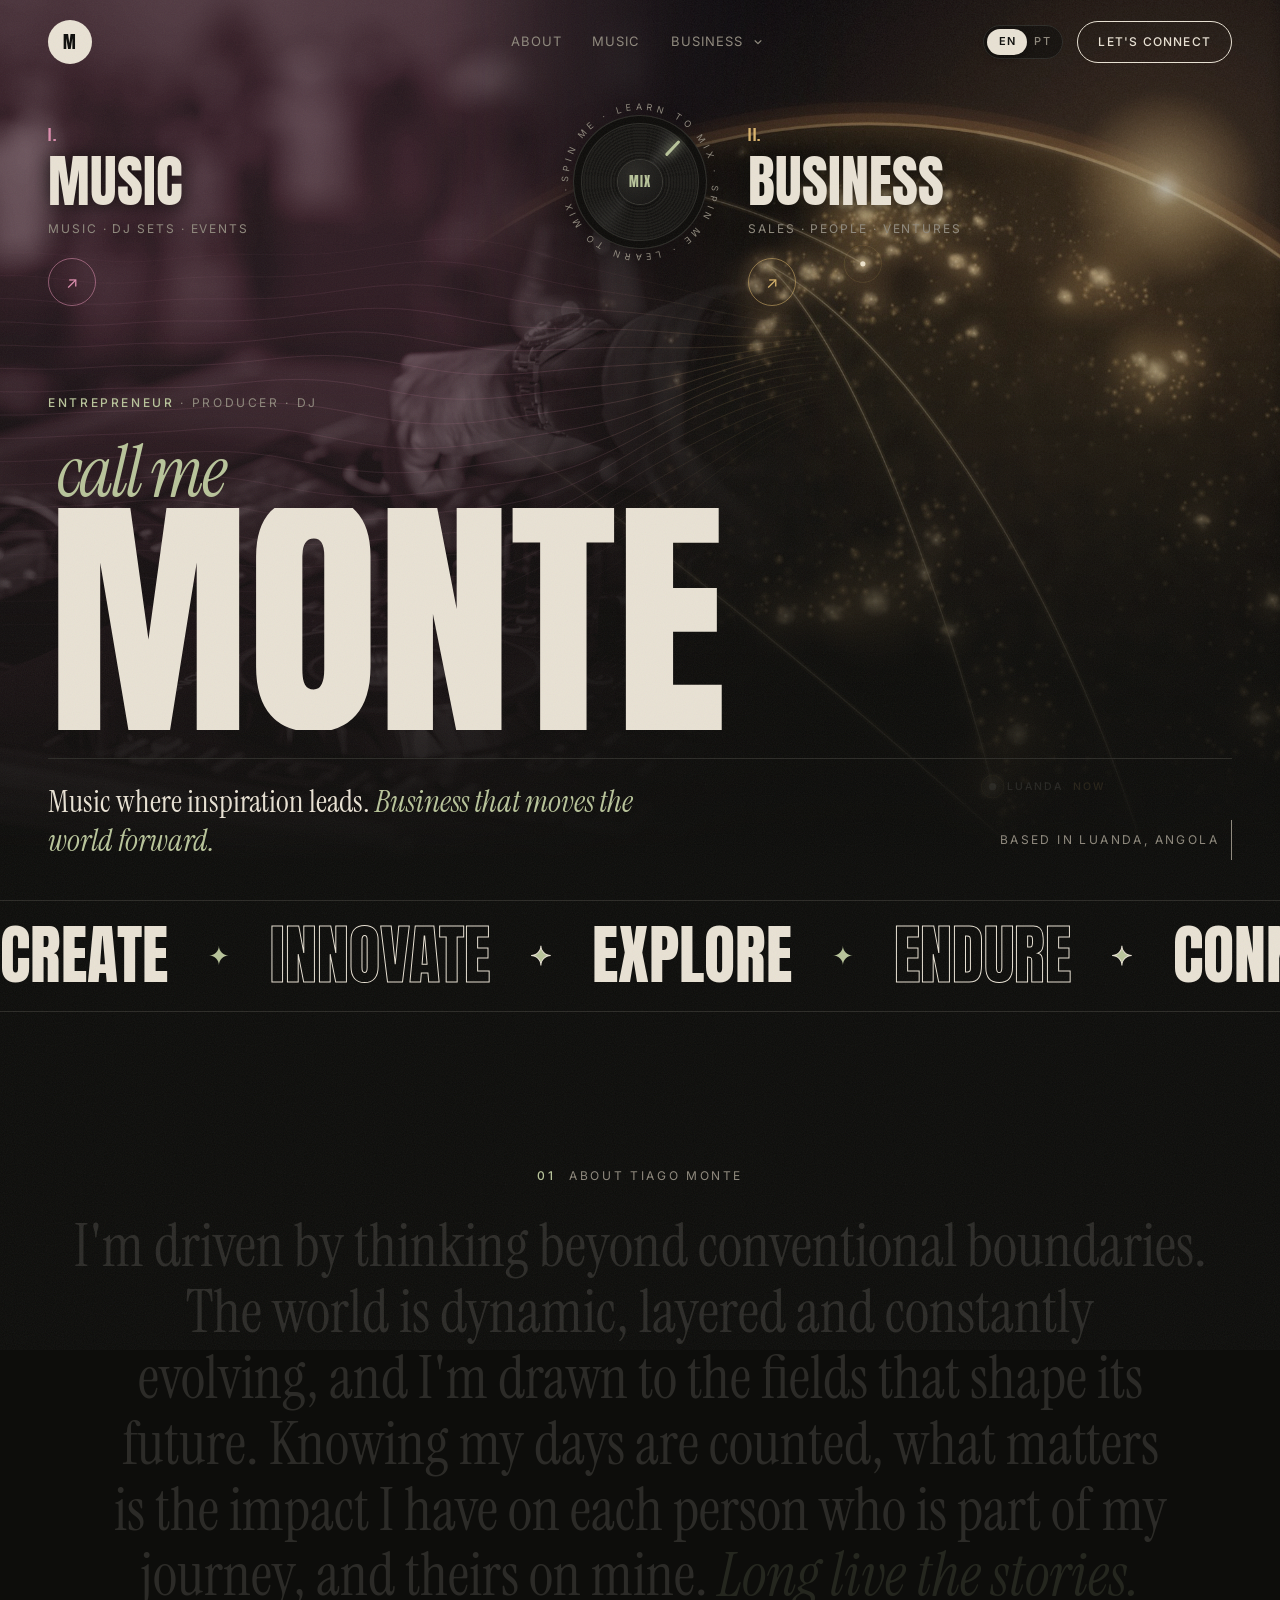
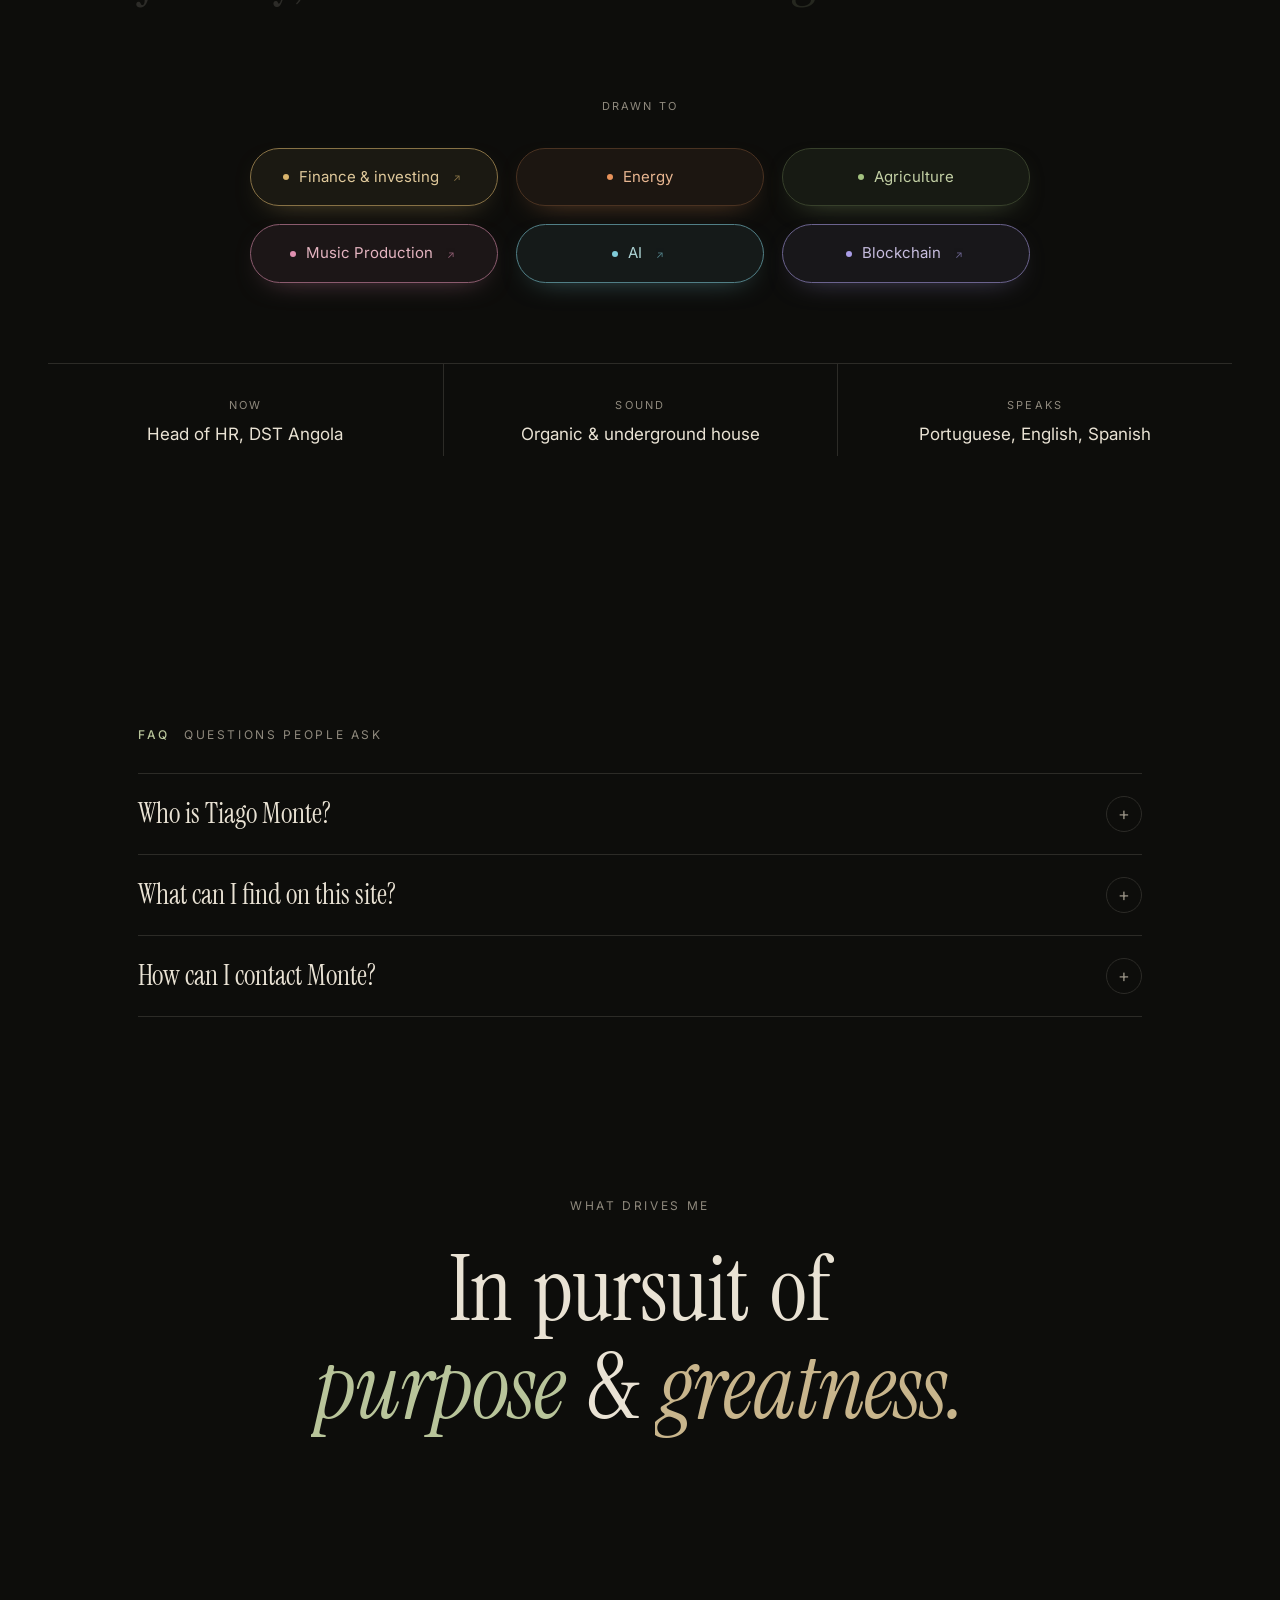
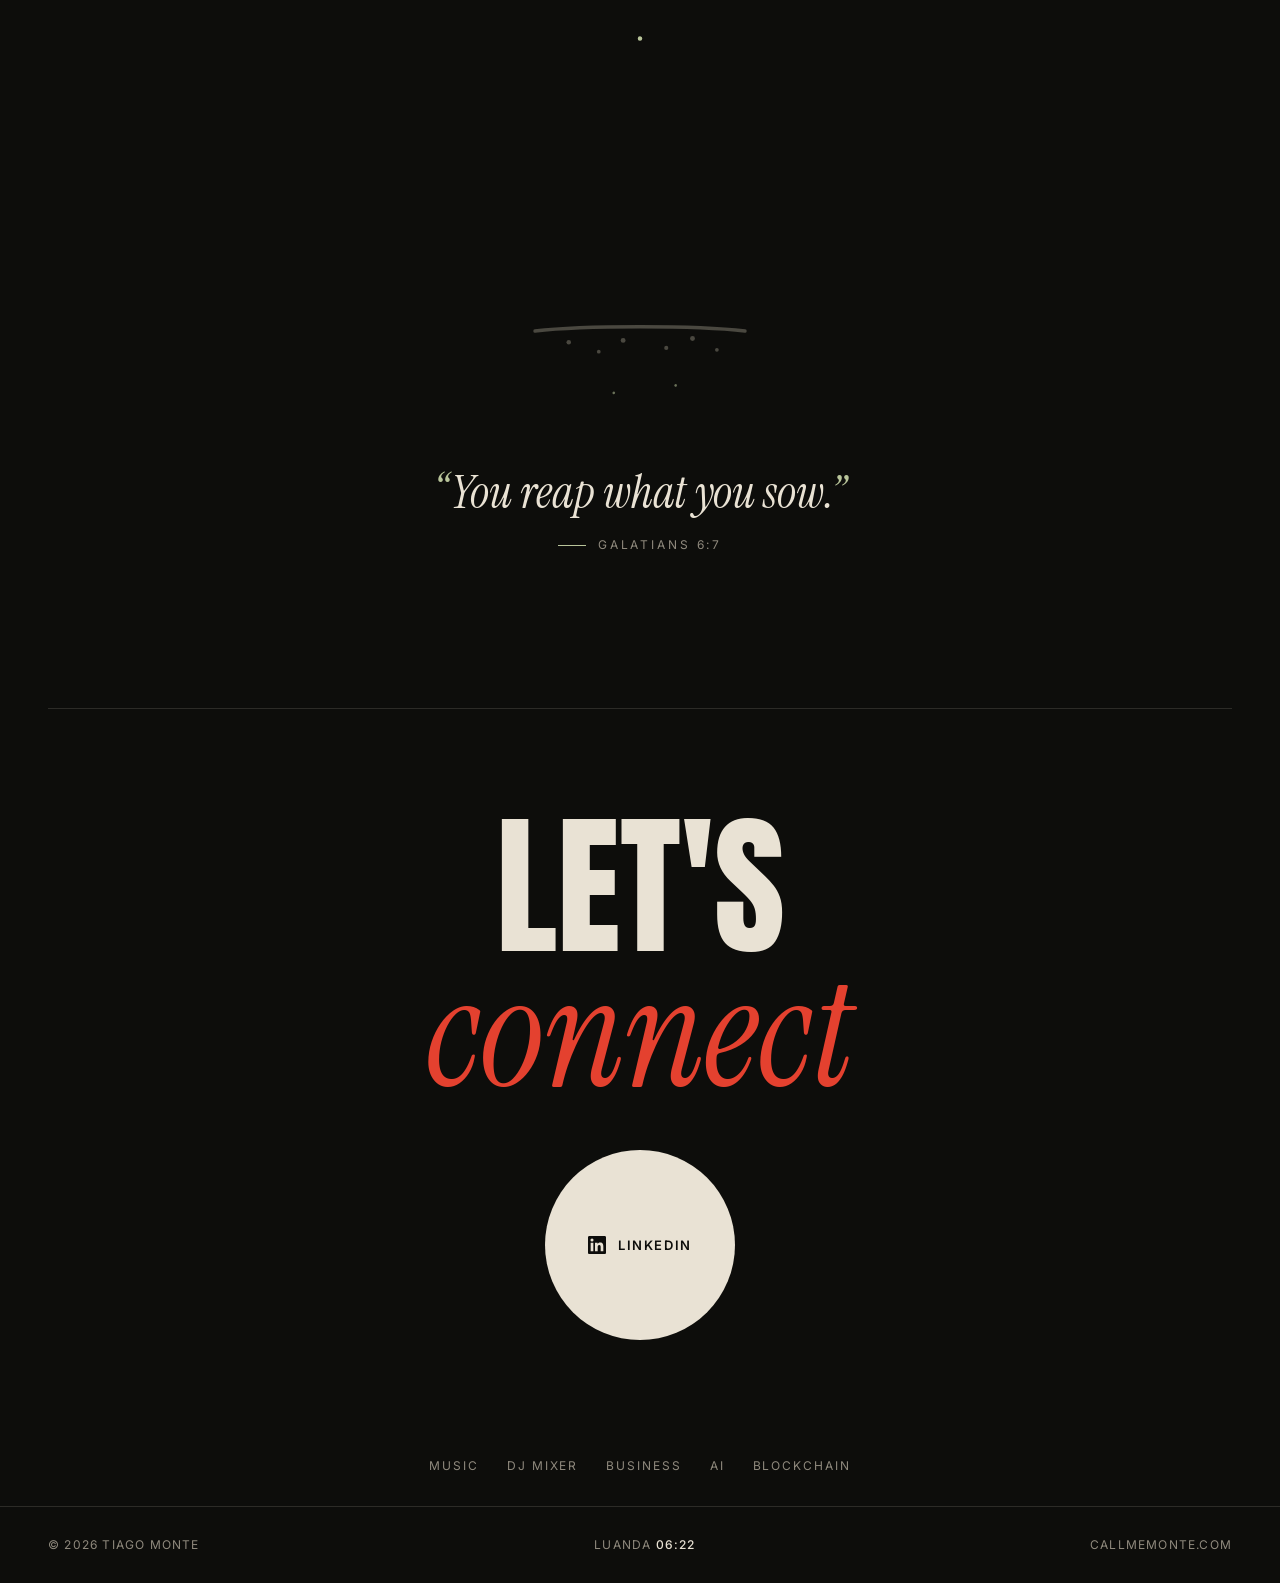
<file: index.html>
<!doctype html>
<html lang="en">
<head>
  <meta charset="utf-8">
  <meta name="viewport" content="width=device-width, initial-scale=1">
  <title>Tiago Monte — DJ in Luanda &amp; Entrepreneur | Call me Monte</title>
  <meta name="description" content="Tiago Monte (Monte): organic house DJ in Luanda, Angola, and entrepreneur in sales and HR. Plus a free DJ mixer, AI games and live crypto prices.">
  <meta name="author" content="Tiago Monte">
  <meta name="robots" content="index, follow, max-image-preview:large">
  <!-- proves to Google Search Console that this site is ours; keep it -->
  <meta name="google-site-verification" content="y9JfOwkSiGHlRQnRcCbUUEEW5OoPE19k_1WMuXc0Xg8">
  <!-- English and Portuguese versions of this page (the address of each is set as canonical by i18n.js) -->
  <link rel="canonical" href="https://callmemonte.com/">
  <link rel="alternate" hreflang="en" href="https://callmemonte.com/">
  <link rel="alternate" hreflang="pt" href="https://callmemonte.com/?lang=pt">
  <link rel="alternate" hreflang="x-default" href="https://callmemonte.com/">
  <!-- how the page looks when shared (LinkedIn, WhatsApp, X, ...) -->
  <meta property="og:type" content="profile">
  <meta property="og:site_name" content="Call me Monte">
  <meta property="og:title" content="Tiago Monte — DJ in Luanda &amp; Entrepreneur | Call me Monte">
  <meta property="og:description" content="Tiago Monte (Monte): organic house DJ in Luanda, Angola, and entrepreneur in sales and HR. Plus a free DJ mixer, AI games and live crypto prices.">
  <meta property="og:url" content="https://callmemonte.com/">
  <meta property="og:image" content="https://callmemonte.com/og-home.jpg">
  <meta property="og:image:width" content="1200">
  <meta property="og:image:height" content="630">
  <meta property="og:image:alt" content="Tiago Monte — Call me Monte">
  <meta property="og:locale" content="en_US">
  <meta property="og:locale:alternate" content="pt_PT">
  <meta name="twitter:card" content="summary_large_image">
  <meta name="twitter:title" content="Tiago Monte — DJ in Luanda &amp; Entrepreneur | Call me Monte">
  <meta name="twitter:description" content="Tiago Monte (Monte): organic house DJ in Luanda, Angola, and entrepreneur in sales and HR. Plus a free DJ mixer, AI games and live crypto prices.">
  <meta name="twitter:image" content="https://callmemonte.com/og-home.jpg">
  <!-- who this site is about, in a form search engines read -->
  <script type="application/ld+json">
  {
    "@context": "https://schema.org",
    "@graph": [
      {
        "@type": "WebSite",
        "@id": "https://callmemonte.com/#website",
        "url": "https://callmemonte.com/",
        "name": "Call me Monte",
        "alternateName": [
          "Tiago Monte",
          "callmemonte.com"
        ],
        "inLanguage": [
          "en",
          "pt-PT"
        ],
        "publisher": {
          "@id": "https://callmemonte.com/#person"
        }
      },
      {
        "@type": "Person",
        "@id": "https://callmemonte.com/#person",
        "name": "Tiago Monte",
        "givenName": "Tiago",
        "familyName": "Monte",
        "alternateName": [
          "Monte",
          "Call me Monte"
        ],
        "url": "https://callmemonte.com/",
        "image": "https://callmemonte.com/og-tiago-monte.jpg",
        "description": "Entrepreneur, organic house DJ and music producer based in Luanda, Angola, with business experience across Portugal, Mozambique and the USA.",
        "jobTitle": "Head of Human Resources",
        "worksFor": {
          "@type": "Organization",
          "name": "DST Angola",
          "parentOrganization": {
            "@type": "Organization",
            "name": "DST Group",
            "url": "https://www.dstsgps.com/"
          }
        },
        "alumniOf": {
          "@type": "CollegeOrUniversity",
          "name": "EU Business School",
          "address": {
            "@type": "PostalAddress",
            "addressLocality": "Barcelona",
            "addressCountry": "ES"
          }
        },
        "homeLocation": {
          "@type": "Place",
          "name": "Luanda, Angola",
          "address": {
            "@type": "PostalAddress",
            "addressLocality": "Luanda",
            "addressCountry": "AO"
          }
        },
        "knowsLanguage": [
          "pt",
          "en",
          "es"
        ],
        "knowsAbout": [
          "Entrepreneurship",
          "Investing",
          "Finance",
          "Sales",
          "Human resources",
          "Operations",
          "Music production",
          "DJing",
          "Organic house",
          "Underground house",
          "Afrotech",
          "Energy",
          "Agriculture",
          "Artificial intelligence",
          "Blockchain"
        ],
        "hasOccupation": [
          {
            "@type": "Occupation",
            "name": "Head of Human Resources"
          },
          {
            "@type": "Occupation",
            "name": "DJ and music producer"
          },
          {
            "@type": "Occupation",
            "name": "Entrepreneur"
          }
        ],
        "sameAs": [
          "https://www.linkedin.com/in/tiago-monte-9a91bb111",
          "https://soundcloud.com/tigas-m"
        ]
      },
      {
        "@type": "ProfilePage",
        "@id": "https://callmemonte.com/#page",
        "url": "https://callmemonte.com/",
        "name": "Tiago Monte — Call me Monte",
        "mainEntity": {
          "@id": "https://callmemonte.com/#person"
        },
        "isPartOf": {
          "@id": "https://callmemonte.com/#website"
        }
      }
    ]
  }
  </script>
  <meta name="theme-color" content="#0d0d0b">
  <link rel="icon" href="data:image/svg+xml,%3Csvg xmlns='http://www.w3.org/2000/svg' viewBox='0 0 64 64'%3E%3Ccircle cx='32' cy='32' r='32' fill='%23e9e2d4'/%3E%3Ctext x='32' y='42' font-family='Impact,sans-serif' font-size='34' fill='%230d0d0b' text-anchor='middle'%3EM%3C/text%3E%3C/svg%3E">
  <script>document.documentElement.classList.add('js');</script>
  <link rel="preconnect" href="https://fonts.googleapis.com">
  <link rel="preconnect" href="https://fonts.gstatic.com" crossorigin>
  <link href="https://fonts.googleapis.com/css2?family=Anton&family=Instrument+Serif:ital@0;1&family=Inter:wght@400;500;600&display=swap" rel="stylesheet">
  <style>
    :root {
      --bg: #0d0d0b;
      --bg-2: #151512;
      --card: #1a1a17;
      --text: #e9e2d4;      /* bone */
      --muted: #8f897d;
      --line: #2c2b27;
      --accent: #b8c49a;    /* soft moss: organic, calm */
      --art: #df8fb0;       /* Art side (music & events) */
      --biz: #d9b46c;       /* Enterprise side (business) */
      --display: "Anton", Impact, "Arial Narrow", sans-serif;
      --serif: "Instrument Serif", Georgia, serif;
      --sans: "Inter", system-ui, -apple-system, "Segoe UI", sans-serif;
      --pad: clamp(16px, 4vw, 48px);
    }
    * { box-sizing: border-box; margin: 0; padding: 0; }
    html { scroll-behavior: smooth; }
    body {
      background: var(--bg); color: var(--text);
      font-family: var(--sans); font-size: 16px; line-height: 1.65;
      -webkit-font-smoothing: antialiased; overflow-x: hidden;
    }
    a { color: inherit; text-decoration: none; }
    ::selection { background: var(--accent); color: var(--bg); }

    /* film grain */
    .grain {
      position: fixed; inset: -50%; z-index: 100; pointer-events: none; opacity: .06;
      background-image: url("data:image/svg+xml,%3Csvg xmlns='http://www.w3.org/2000/svg' width='200' height='200'%3E%3Cfilter id='n'%3E%3CfeTurbulence type='fractalNoise' baseFrequency='.9' numOctaves='3' stitchTiles='stitch'/%3E%3C/filter%3E%3Crect width='100%25' height='100%25' filter='url(%23n)'/%3E%3C/svg%3E");
      animation: grain 1.2s steps(6) infinite;
    }
    @keyframes grain {
      0%,100% { transform: translate(0,0); } 20% { transform: translate(-3%,2%); }
      40% { transform: translate(2%,-3%); } 60% { transform: translate(-2%,-1%); } 80% { transform: translate(3%,3%); }
    }

    /* custom cursor (mouse only) */
    .cursor {
      position: fixed; top: 0; left: 0; z-index: 101; pointer-events: none;
      width: 10px; height: 10px; margin: -5px 0 0 -5px; border-radius: 50%;
      background: var(--text); mix-blend-mode: difference;
      transition: width .3s, height .3s, margin .3s, background .3s, border-color .3s, box-shadow .3s; display: none; box-sizing: border-box;
    }
    /* over links: a clear ring with a small centre dot, so what's underneath stays readable */
    .cursor::after {
      content: ""; position: absolute; left: 50%; top: 50%; width: 4px; height: 4px; margin: -2px 0 0 -2px;
      border-radius: 50%; background: var(--text); opacity: 0; transition: opacity .3s;
    }
    .cursor.big {
      width: 48px; height: 48px; margin: -24px 0 0 -24px; mix-blend-mode: normal;
      background: transparent; border: 1.5px solid color-mix(in srgb, var(--text) 80%, transparent);
      box-shadow: 0 0 18px -6px color-mix(in srgb, var(--text) 50%, transparent);
    }
    .cursor.big::after { opacity: 1; }
    /* over a place on the map: a tighter golden ring for aiming */
    .cursor.big.aim { width: 26px; height: 26px; margin: -13px 0 0 -13px; border-color: var(--biz); box-shadow: 0 0 14px -4px var(--biz); }
    .cursor.big.aim::after { background: var(--biz); }
    @media (hover: hover) and (pointer: fine) { .cursor { display: block; } }

    /* ---------- Nav ---------- */
    nav {
      position: fixed; top: 0; left: 0; right: 0; z-index: 50;
      display: flex; align-items: center; justify-content: space-between;
      padding: 20px var(--pad);
      transition: transform .4s ease, background .4s;
    }
    nav.hide { transform: translateY(-100%); }
    nav.solid { background: color-mix(in srgb, var(--bg) 80%, transparent); backdrop-filter: blur(10px); }
    .logo {
      width: 44px; height: 44px; border-radius: 50%; display: grid; place-items: center;
      background: var(--text); color: var(--bg); font-family: var(--display); font-size: 17px; letter-spacing: .02em;
    }
    .nav-links { display: flex; gap: 32px; font-size: 13px; letter-spacing: .08em; text-transform: uppercase; }
    .nav-links a { color: var(--muted); transition: color .2s; }
    .nav-links a:hover { color: var(--text); }
    .pill {
      border: 1px solid var(--text); border-radius: 999px; padding: 10px 20px;
      font-size: 12px; letter-spacing: .1em; text-transform: uppercase; font-weight: 500;
      transition: background .3s, color .3s;
    }
    .pill:hover { background: var(--text); color: var(--bg); }
    @media (max-width: 760px) { .nav-links { display: none; } }

    /* ---------- Hero ---------- */
    .hero {
      position: relative; min-height: 100svh; display: flex; flex-direction: column; justify-content: flex-end;
      padding: 120px var(--pad) 40px; overflow: hidden; isolation: isolate;
    }
    /* the opening screen: one picture, the music photo melting into the business globe (drawn by hero.js) */
    .hero > :not(.doors, .jog) { position: relative; pointer-events: none; }
    .doors {
      position: absolute; inset: 0; z-index: -1; display: grid; grid-template-columns: 1fr 1fr;
      background:
        radial-gradient(ellipse 40% 55% at 77% 58%, rgba(217,180,108,.09), transparent 70%),
        radial-gradient(ellipse 45% 60% at 28% 42%, rgba(223,143,176,.06), transparent 70%),
        #0f0e0c;
    }
    /* the DJ photo covers the music side and fades out across the middle */
    .art-photo {
      position: absolute; z-index: 0; left: 0; top: 0; bottom: 0; width: 64%; overflow: hidden; pointer-events: none;
      -webkit-mask-image: linear-gradient(to right, #000 52%, transparent 100%);
              mask-image: linear-gradient(to right, #000 52%, transparent 100%);
    }
    .art-photo img {
      position: absolute; inset: 0; width: 100%; height: 115%; object-fit: cover; object-position: 55% 60%;
      filter: grayscale(1) contrast(1.15) brightness(.7); opacity: .6;
      transition: filter 1.2s ease, opacity 1.2s ease; will-change: transform;
    }
    .art-photo::after { content: ""; position: absolute; inset: 0; background: var(--art); mix-blend-mode: color; opacity: .28; transition: opacity .8s ease; }
    .js .art-photo img { animation: settle 2.4s cubic-bezier(.2,.8,.2,1) both; }
    @keyframes settle { from { opacity: 0; scale: 1.08; } to { opacity: .6; scale: 1; } }
    .doors:has(.door.art:hover, .door.art:focus-visible) .art-photo img { filter: grayscale(.4) contrast(1.1) brightness(.85); opacity: .85; }
    .doors:has(.door.art:hover, .door.art:focus-visible) .art-photo::after { opacity: .5; }
    /* Earth at night with the journey's flight paths covers the business side and fades out across the middle */
    .biz-photo {
      position: absolute; z-index: 0; right: 0; top: 0; bottom: 0; width: 64%; overflow: hidden; pointer-events: none;
      -webkit-mask-image: linear-gradient(to left, #000 52%, transparent 100%);
              mask-image: linear-gradient(to left, #000 52%, transparent 100%);
    }
    .biz-photo img {
      position: absolute; inset: 0; width: 100%; height: 100%; object-fit: cover; object-position: 50% 45%;
      filter: brightness(.8) saturate(.9); opacity: .9; transition: filter 1.2s ease, opacity 1.2s ease;
    }
    .js .biz-photo img { animation: settle-biz 2.4s cubic-bezier(.2,.8,.2,1) both; }
    @keyframes settle-biz { from { opacity: 0; scale: 1.06; } to { opacity: .9; scale: 1; } }
    .doors:has(.door.biz:hover, .door.biz:focus-visible) .biz-photo img { filter: brightness(1) saturate(1.05); opacity: 1; }
    @media (max-width: 760px) { .biz-photo img { object-position: 55% 45%; } }
    #heroFx { position: absolute; inset: 0; width: 100%; height: 100%; z-index: 1; pointer-events: none; }
    /* dark fade at the bottom so the name stays readable */
    .doors::before {
      content: ""; position: absolute; inset: 0; z-index: 2; pointer-events: none;
      background: linear-gradient(to top, var(--bg) 4%, color-mix(in srgb, var(--bg) 55%, transparent) 36%, transparent 66%);
    }
    .door { --c: var(--art); position: relative; z-index: 3; display: block; outline-offset: -6px; }
    .door.art { --c: var(--art); }
    .door.biz { --c: var(--biz); }
    .door-label b, .door-label small { text-shadow: 0 2px 18px rgba(10,10,8,.85); }
    .door-label {
      position: absolute; z-index: 4; top: 124px; left: var(--pad); right: var(--pad);
      display: flex; flex-direction: column; align-items: flex-start; gap: 20px;
    }
    @media (min-width: 761px) { .door.biz .door-label { left: calc(var(--pad) + 60px); } }  /* clear the jog wheel on the seam */
    .door-label .no { display: block; font-family: var(--display); font-size: 14px; letter-spacing: .12em; color: var(--c); margin-bottom: 8px; }
    .door-label b {
      display: block; font-family: var(--display); font-weight: 400; text-transform: uppercase;
      font-size: clamp(30px, 4.4vw, 68px); line-height: .95; transition: color .5s;
    }
    .door-label small { display: block; margin-top: 10px; font-size: 12px; letter-spacing: .16em; text-transform: uppercase; color: var(--muted); }
    .door:hover .door-label b, .door:focus-visible .door-label b { color: var(--c); }
    .door-go {
      flex: none; width: 48px; height: 48px; border-radius: 50%; display: grid; place-items: center; font-size: 16px;
      border: 1px solid color-mix(in srgb, var(--c) 55%, transparent); color: var(--c);
      transition: background .4s, color .4s, transform .5s cubic-bezier(.2,.8,.2,1);
    }
    .door:hover .door-go, .door:focus-visible .door-go { background: var(--c); color: var(--bg); transform: rotate(45deg); }
    .door:focus-visible { outline: 2px solid var(--c); }
    .door.on-place { cursor: pointer; }
    .hero-top { display: flex; justify-content: space-between; align-items: flex-end; gap: 24px; margin-bottom: 20px; }
    .eyebrow { font-size: 12px; letter-spacing: .22em; text-transform: uppercase; color: var(--muted); }
    .eyebrow b { color: var(--accent); font-weight: 500; }
    h1 {
      font-family: var(--display); font-weight: 400; text-transform: uppercase;
      font-size: clamp(72px, 17.5vw, 290px); line-height: .84; letter-spacing: -.01em;
    }
    h1 .row { display: block; overflow: hidden; }
    h1 .row span { display: inline-block; }
    .js h1 .row span { transform: translateY(105%); animation: rise 1.1s cubic-bezier(.2,.8,.2,1) forwards; }
    .js h1 .row:nth-child(2) span { animation-delay: .12s; }
    @keyframes rise { to { transform: none; } }
    h1 .callme {
      font-family: var(--serif); font-style: italic; text-transform: none; color: var(--accent);
      font-size: clamp(34px, 5.6vw, 92px); line-height: 1.1; padding-left: .12em; margin-bottom: -.05em;
    }
    h1 .name { font-size: clamp(96px, min(24vw, 30svh), 360px); line-height: .8; letter-spacing: -.005em; }
    /* keep the name below the door labels and arrows, even on short laptop screens */
    @media (min-width: 761px) { .hero { padding-top: 340px; } }
    @media (max-width: 760px) { .hero { padding-top: 450px; } }   /* phones: the name sits below the labels, the jog wheel and the globe */

    .hero-bottom {
      display: grid; grid-template-columns: 1fr auto; align-items: end; gap: 32px;
      margin-top: 28px; padding-top: 24px; border-top: 1px solid var(--line);
    }
    .hero-lede { font-family: var(--serif); font-size: clamp(22px, 2.4vw, 32px); line-height: 1.25; max-width: 640px; }
    .hero-lede i { color: var(--accent); }
    .scroll-cue { font-size: 12px; letter-spacing: .2em; text-transform: uppercase; color: var(--muted); display: flex; align-items: center; gap: 12px; }
    .scroll-cue::after { content: ""; width: 1px; height: 40px; background: var(--muted); animation: cue 2s ease-in-out infinite; transform-origin: top; }
    @keyframes cue { 0% { transform: scaleY(0); } 50% { transform: scaleY(1); } 100% { transform: scaleY(0); transform-origin: bottom; } }

    /* the jog wheel on the seam: opens the mixer */
    .jog {
      position: absolute; z-index: 5; top: 116px; left: 50%; width: 132px; height: 132px; margin-left: -66px;
      border-radius: 50%; display: grid; place-items: center; outline-offset: 6px;
    }
    .jog .platter {
      position: absolute; inset: 0; border-radius: 50%;
      background:
        radial-gradient(circle, transparent 0 30%, rgba(255,255,255,.035) 31%, transparent 33%),
        repeating-radial-gradient(circle, #141311 0 1.5px, #1c1b18 1.5px 3px),
        #161512;
      box-shadow: 0 0 0 1px #2c2b27, inset 0 0 0 7px #0d0c0a, inset 0 0 0 8px #2c2b27, 0 24px 50px -22px #000;
    }
    /* the light streak and the cue mark that show it turning */
    .jog .platter::before {
      content: ""; position: absolute; inset: 8px; border-radius: 50%;
      background: conic-gradient(from 300deg, transparent 0 10%, rgba(255,255,255,.07) 14%, transparent 22% 60%, rgba(255,255,255,.05) 66%, transparent 74%);
    }
    .jog .platter::after { content: ""; position: absolute; top: 9px; left: 50%; width: 3px; height: 20px; margin-left: -1.5px; border-radius: 2px; background: var(--accent); box-shadow: 0 0 10px var(--accent); }
    .jog svg { position: absolute; inset: -16px; width: calc(100% + 32px); height: calc(100% + 32px); animation: spin 26s linear infinite reverse; pointer-events: none; }
    .jog text { font-family: var(--sans); font-size: 9px; letter-spacing: .3em; text-transform: uppercase; fill: var(--muted); transition: fill .4s; }
    .jog .hub {
      position: relative; width: 44px; height: 44px; border-radius: 50%; display: grid; place-items: center;
      background: radial-gradient(circle at 35% 30%, #2a2925, #121110); box-shadow: 0 0 0 1px #3a3934, 0 6px 14px -6px #000;
      font-family: var(--display); font-size: 13px; letter-spacing: .08em; color: var(--accent); transition: color .4s, box-shadow .4s;
    }
    .jog:hover .hub, .jog:focus-visible .hub { color: var(--bg); background: var(--accent); box-shadow: 0 0 0 1px var(--accent), 0 0 24px -4px var(--accent); }
    .jog:hover text, .jog:focus-visible text { fill: var(--text); }
    @keyframes spin { to { transform: rotate(360deg); } }
    @media (max-width: 760px) {
      /* on phones the jog wheel sits under "Music", away from the globe */
      .jog { left: var(--pad); margin-left: 0; top: 268px; width: 92px; height: 92px; }
      .jog .hub { width: 32px; height: 32px; font-size: 11px; }
      .jog svg { inset: -12px; width: calc(100% + 24px); height: calc(100% + 24px); }
      .jog text { font-size: 10px; }
      .hero-bottom { grid-template-columns: 1fr; }
      .scroll-cue::after { display: none; }
      .door-label { top: 96px; gap: 14px; }
      .door-label small { font-size: 10px; letter-spacing: .12em; }
      .door-go { width: 38px; height: 38px; font-size: 14px; }
    }

    /* ---------- Marquee ---------- */
    .marquee { border-block: 1px solid var(--line); padding: 22px 0; overflow: hidden; white-space: nowrap; }
    .marquee-track { display: inline-flex; animation: slide 38s linear infinite; }
    .marquee span {
      font-family: var(--display); text-transform: uppercase; font-size: clamp(34px, 5vw, 64px); line-height: 1;
      padding-right: 40px; display: inline-flex; align-items: center; gap: 40px;
    }
    .marquee span::after { content: "✦"; font-size: .4em; color: var(--accent); }
    .marquee span:nth-child(even) { color: transparent; -webkit-text-stroke: 1px var(--text); }
    @keyframes slide { to { transform: translateX(-50%); } }

    /* ---------- Sections ---------- */
    section { padding: clamp(80px, 12vw, 160px) var(--pad); }
    .tag { font-size: 12px; letter-spacing: .22em; text-transform: uppercase; color: var(--muted); margin-bottom: 28px; display: flex; gap: 14px; align-items: center; }
    .tag b { color: var(--accent); font-weight: 500; }

    /* About: words light up on scroll */
    .statement {
      font-family: var(--serif); font-size: clamp(30px, 4.6vw, 68px); line-height: 1.12; max-width: 1180px;
      margin: 0 auto; text-align: center; text-wrap: balance;
    }
    #about > .tag { justify-content: center; }
    .statement .w { opacity: .14; transition: opacity .25s; }
    .statement .w.on { opacity: 1; }
    .statement em { color: var(--accent); }
    .about-foot { display: grid; grid-template-columns: repeat(3, 1fr); margin-top: 72px; border-top: 1px solid var(--line); text-align: center; }
    .about-foot > div { padding: 32px 16px 8px; }
    .about-foot > div + div { border-left: 1px solid var(--line); }
    .about-foot dt { font-size: 11px; letter-spacing: .2em; text-transform: uppercase; color: var(--muted); margin-bottom: 6px; }
    .about-foot dd { font-size: 17px; }
    /* Interests: tags drifting like they're floating on water */
    .chips-label {
      margin-top: 88px; text-align: center; font-size: 11px; letter-spacing: .2em; text-transform: uppercase; color: var(--muted);
    }
    .chips {
      display: grid; grid-template-columns: repeat(3, minmax(0, 1fr)); gap: 18px;
      margin: 24px auto 0; max-width: 780px; padding: 8px 0;
    }
    .chips li {
      list-style: none; display: flex;
      animation: drift var(--dur, 6s) ease-in-out var(--delay, 0s) infinite alternate;
    }
    @keyframes drift {
      0%   { transform: translateY(0); }
      50%  { transform: translateY(-6px); }
      100% { transform: translateY(3px); }
    }
    .chip {
      position: relative; flex: 1; display: inline-flex; align-items: center; justify-content: center; gap: 10px; overflow: hidden;
      font-size: 15px; padding: 16px 22px; border-radius: 999px; cursor: default; white-space: nowrap;
      /* each tag has its own colour (--c): a soft tint at rest, full colour on hover */
      color: color-mix(in srgb, var(--c) 55%, var(--text));
      background: color-mix(in srgb, var(--c) 7%, var(--bg));
      border: 1px solid color-mix(in srgb, var(--c) 28%, var(--bg));
      box-shadow: 0 10px 30px -18px color-mix(in srgb, var(--c) 60%, transparent);
      transition: color .4s, border-color .4s, box-shadow .4s, transform .35s cubic-bezier(.2,.8,.2,1);
    }
    .chip:hover { box-shadow: 0 14px 36px -14px color-mix(in srgb, var(--c) 80%, transparent); }
    .chip::before {
      content: ""; position: absolute; inset: 0; z-index: -1; border-radius: inherit; background: var(--c);
      transform: translateY(101%); transition: transform .45s cubic-bezier(.2,.8,.2,1);
    }
    .chip { isolation: isolate; }
    .chip::after {
      content: ""; width: 6px; height: 6px; border-radius: 50%; background: var(--c); order: -1;
      transition: background .4s; animation: pulse 2.6s ease-in-out var(--delay, 0s) infinite;
    }
    @keyframes pulse { 0%,100% { opacity: .35; } 50% { opacity: 1; } }
    .chip:hover { color: var(--bg); border-color: var(--c); }
    .chip:hover::before { transform: none; }
    .chip:hover::after { background: var(--bg); }
    /* tags that open a portfolio page */
    .chip-link { cursor: pointer; border-style: solid; border-color: color-mix(in srgb, var(--c) 60%, var(--bg)); }
    .chip-go {
      display: inline-grid; place-items: center; width: 16px; height: 16px; margin-left: 0; border-radius: 50%;
      font-size: 10px; background: transparent; color: var(--c); opacity: .6;
      transition: background .4s, color .4s, transform .4s cubic-bezier(.2,.8,.2,1);
    }
    .chip-link:hover .chip-go { color: var(--bg); opacity: 1; transform: translate(1px, -1px); }
    .chip-link:focus-visible { outline: 2px solid var(--c); outline-offset: 3px; }
    .js .chips li { opacity: 0; transition: opacity .9s ease calc(var(--i) * 110ms); }
    .js .chips.in li { opacity: 1; }
    @media (max-width: 760px) { .chips { grid-template-columns: repeat(2, minmax(0, 1fr)); gap: 12px; } .chip { font-size: 13.5px; padding: 13px 10px; gap: 8px; white-space: normal; text-align: center; } }
    @media (max-width: 760px) {
      .about-foot { grid-template-columns: 1fr; }
      .about-foot > div { padding: 24px 0 20px; }
      .about-foot > div + div { border-left: 0; border-top: 1px solid var(--line); }
    }

    /* Closing */
    .closing { text-align: center; padding-bottom: 80px; }
    .closing .big {
      font-family: var(--display); font-weight: 400; text-transform: uppercase;
      font-size: clamp(56px, 12vw, 200px); line-height: .88;
    }
    .closing .big em { font-family: var(--serif); text-transform: none; color: #e4412f; }  /* bold red */
    .closing .magnet:hover { background: #e4412f; color: var(--text); }
    .closing { padding-top: clamp(100px, 14vw, 180px); }

    /* "In pursuit of purpose & greatness": words rise in one by one */
    .ethos-tag { font-size: 12px; letter-spacing: .22em; text-transform: uppercase; color: var(--muted); margin-bottom: 28px; }
    .pursuit {
      font-family: var(--serif); font-weight: 400; font-size: clamp(40px, 7vw, 112px); line-height: 1.02;
      letter-spacing: -.01em; max-width: 1100px; margin: 0 auto;
    }
    .pursuit .wr { display: inline-block; overflow: hidden; vertical-align: bottom; padding: 0 .04em .08em; }
    .pursuit .wr > span { display: inline-block; }
    .js .pursuit .wr > span { transform: translateY(110%); transition: transform 1.1s cubic-bezier(.2,.8,.2,1) var(--d, 0s); }
    .js .pursuit.in .wr > span { transform: none; }
    /* solid colours from the site palette: moss for purpose, muted brass for greatness */
    .pursuit .purp { color: var(--accent); --glow: 184,196,154; }
    .pursuit .great { position: relative; color: #c8b58c; --glow: 200,181,140; }
    /* on hover each word brightens slightly and gives off a soft glow in its own colour */
    .pursuit .purp, .pursuit .great { cursor: default; transition: text-shadow .6s ease, filter .6s ease; }
    .pursuit .purp:hover, .pursuit .great:hover {
      filter: brightness(1.12);
      text-shadow: 0 0 18px rgba(var(--glow), .45), 0 0 42px rgba(var(--glow), .22);
    }
    .pursuit.done .wr { overflow: visible; }  /* let the glow spread once the words have risen in */
    .pursuit .great::after {
      content: ""; position: absolute; left: 4%; right: 6%; bottom: .02em; height: 1px; background: #c8b58c;
      transform: scaleX(0); transform-origin: left; transition: transform 1.2s cubic-bezier(.2,.8,.2,1) 1.1s;
    }
    .pursuit.in .great::after { transform: scaleX(1); }

    /* seed that sprouts, then the verse */
    .sow { margin: clamp(72px, 9vw, 120px) auto 0; max-width: 640px; }
    /* the plant: every part is driven by scroll position (see "Sprout" in the script) */
    .plant-wrap { position: relative; width: clamp(190px, 24vw, 300px); margin: 0 auto 22px; }
    /* soft light behind the plant that grows with it */
    .plant-wrap::before {
      content: ""; position: absolute; left: 50%; top: 52%; width: 150%; aspect-ratio: 1; transform: translate(-50%, -50%) scale(var(--glow-s, .3));
      background: radial-gradient(circle, color-mix(in srgb, var(--accent) 16%, transparent) 0%, transparent 62%);
      opacity: var(--glow-o, 0); pointer-events: none;
    }
    .sprout { position: relative; width: 100%; height: auto; aspect-ratio: 160 / 260; display: block; overflow: visible; }
    .sprout .ground { fill: none; stroke: #4a4840; stroke-width: 1.8; stroke-linecap: round; }
    .sprout .soil circle { fill: #4a4840; }
    .sprout .roots path { fill: none; stroke: color-mix(in srgb, var(--accent) 55%, transparent); stroke-width: 1.4; stroke-linecap: round; stroke-dasharray: 1; stroke-dashoffset: 1; }
    .sprout .seed { fill: #c8b58c; }
    .sprout .stem { fill: none; stroke: var(--accent); stroke-width: 2.4; stroke-linecap: round; stroke-dasharray: 1; stroke-dashoffset: 1; }
    .sprout .leaf { fill: color-mix(in srgb, var(--accent) 32%, transparent); stroke: var(--accent); stroke-width: 1.6; stroke-linejoin: round; transform: scale(0); }
    /* verse words take their colour from the plant's growth (--k goes 0 → 1) */
    .verse .reap, .verse .sow-w {
      color: color-mix(in srgb, var(--word) calc(var(--k, 0) * 100%), var(--text));
      text-shadow: 0 0 calc(var(--k, 0) * 22px) rgba(var(--word-rgb), calc(var(--k, 0) * .35));
    }
    .verse .reap { --word: #c8b58c; --word-rgb: 200,181,140; }     /* same brass as "greatness" */
    .verse .sow-w { --word: var(--accent); --word-rgb: 184,196,154; } /* same moss as "purpose" */
    .sprout .ear ellipse { fill: #c8b58c; opacity: 0; transform-box: fill-box; transform-origin: center bottom; }
    .sprout .plant { transform-origin: 80px 200px; }
    .sprout.grown .plant { animation: sway 6s ease-in-out infinite alternate; }
    .sprout.grown .leaf { animation: breathe 4s ease-in-out infinite alternate; }
    @keyframes sway { from { transform: rotate(-2.2deg); } to { transform: rotate(2.2deg); } }
    @keyframes breathe { from { scale: 1; } to { scale: 1.06; } }
    .verse { font-family: var(--serif); font-style: italic; font-size: clamp(28px, 3.6vw, 48px); line-height: 1.15; color: var(--text); }
    .verse::before, .verse::after { color: var(--accent); }
    .verse::before { content: "“"; }
    .verse::after { content: "”"; }
    .cite { display: block; margin-top: 16px; font-family: var(--sans); font-style: normal; font-size: 12px; letter-spacing: .24em; text-transform: uppercase; color: var(--muted); }
    .cite::before { content: ""; display: inline-block; width: 28px; height: 1px; background: var(--accent); vertical-align: middle; margin-right: 12px; }

    /* final call to action */
    .cta { margin-top: clamp(96px, 12vw, 160px); padding-top: clamp(72px, 9vw, 110px); border-top: 1px solid var(--line); }
    .cta .big { margin-bottom: 48px; }
    #connect { scroll-margin-top: 40px; }
    .magnet {
      display: inline-flex; align-items: center; justify-content: center; gap: 12px;
      width: 190px; height: 190px; border-radius: 50%; background: var(--text); color: var(--bg);
      font-size: 13px; letter-spacing: .12em; text-transform: uppercase; font-weight: 600;
      transition: transform .3s cubic-bezier(.2,.8,.2,1), background .3s;
    }
    .magnet:hover { background: var(--accent); }
    .magnet svg { width: 18px; height: 18px; fill: currentColor; }

    footer {
      display: flex; justify-content: space-between; flex-wrap: wrap; gap: 12px;
      padding: 28px var(--pad); border-top: 1px solid var(--line); font-size: 12px; letter-spacing: .1em; text-transform: uppercase; color: var(--muted);
    }
    footer .clock b { color: var(--text); font-weight: 500; }

    /* reveal on scroll */
    .js .reveal { opacity: 0; transform: translateY(40px); transition: opacity 1s ease, transform 1s cubic-bezier(.2,.8,.2,1); }
    .js .reveal.in { opacity: 1; transform: none; }

    @media (prefers-reduced-motion: reduce) {
      *, *::before, *::after { animation: none !important; transition: none !important; }
      .js h1 .row span, .js .reveal { transform: none; opacity: 1; }
      .statement .w { opacity: 1; }
      html { scroll-behavior: auto; }
    }
  </style>
  <link rel="stylesheet" href="site.css">
</head>
<body>
  <div class="grain" aria-hidden="true"></div>
  <div class="cursor" id="cursor" aria-hidden="true"></div>

  <nav id="nav" data-links="optional">
    <a class="logo" href="#top" aria-label="Back to top">M</a>
    <div class="nav-links">
      <a href="#about">About</a>
      <a href="art/">Music</a>
      <a href="business/">Business</a>
      <a href="ai/">AI</a>
    </div>
    <a class="pill" href="#connect">Let's connect</a>
  </nav>

  <header class="hero" id="top">
    <div class="doors">
      <div class="art-photo" aria-hidden="true"><img id="heroPhoto" src="dj.jpg" alt=""></div>
      <div class="biz-photo" aria-hidden="true"><img src="business.jpg" alt=""></div>
      <canvas id="heroFx" aria-hidden="true"></canvas>
      <a class="door art" href="art/" aria-label="Music">
        <span class="door-label">
          <span><span class="no">I.</span><b>Music</b><small>Music · DJ sets · Events</small></span>
          <span class="door-go" aria-hidden="true">↗</span>
        </span>
      </a>
      <a class="door biz" href="business/" aria-label="Business">
        <span class="door-label">
          <span><span class="no">II.</span><b>Business</b><small>Sales · People · Ventures</small></span>
          <span class="door-go" aria-hidden="true">↗</span>
        </span>
      </a>
    </div>

    <a class="jog" href="mixer/" aria-label="Try the DJ mixer">
      <span class="platter" aria-hidden="true"></span>
      <svg viewBox="0 0 164 164" aria-hidden="true">
        <defs><path id="jogRing" d="M82,82 m-72,0 a72,72 0 1,1 144,0 a72,72 0 1,1 -144,0"/></defs>
        <text><textPath href="#jogRing" textLength="448" lengthAdjust="spacing">Spin me · Learn to mix · Spin me · Learn to mix · </textPath></text>
      </svg>
      <span class="hub" aria-hidden="true">MIX</span>
    </a>

    <div class="hero-top">
      <p class="eyebrow"><b>Entrepreneur</b> · Producer · DJ</p>
    </div>
    <h1 aria-label="Call me Monte">
      <span class="row callme"><span>call me</span></span>
      <span class="row"><span class="name">Monte</span></span>
    </h1>
    <div class="hero-bottom">
      <p class="hero-lede">Music where inspiration leads. <i>Business that moves the world forward.</i></p>
      <span class="scroll-cue">Based in Luanda, Angola</span>
    </div>
  </header>

  <div class="marquee" aria-label="Create, Innovate, Explore, Endure, Connect">
    <div class="marquee-track" aria-hidden="true">
      <span>Create</span><span>Innovate</span><span>Explore</span><span>Endure</span><span>Connect</span>
      <span>Create</span><span>Innovate</span><span>Explore</span><span>Endure</span><span>Connect</span>
    </div>
  </div>

  <section id="about">
    <p class="tag"><b>01</b> About Tiago Monte</p>
    <p class="statement" id="statement" data-i18n-skip>
      I'm driven by thinking beyond conventional boundaries. The world is dynamic, layered and
      constantly evolving, and I'm drawn to the fields that shape its future. Knowing my days are counted,
      what matters is the impact I have on each person who is part of my journey, and theirs on mine.
      <em>Long live the stories.</em>
    </p>
    <p class="chips-label">Drawn to</p>
    <ul class="chips reveal" aria-label="Interests">
      <li style="--i:0; --dur:6.5s; --delay:-1s;   --dx:5px;  --rot:.7deg; --c:#d9b46c"><a class="chip chip-link" href="business/" aria-label="Finance and investing: see the business side">Finance &amp; investing <span class="chip-go" aria-hidden="true">↗</span></a></li>
      <li style="--i:1; --dur:5.2s; --delay:-3s;   --dx:-4px; --rot:-.8deg; --c:#e8925a"><span class="chip">Energy</span></li>
      <li style="--i:2; --dur:7.1s; --delay:-.5s;  --dx:3px;  --rot:.5deg; --c:#a3c27f"><span class="chip">Agriculture</span></li>
      <li style="--i:3; --dur:5.8s; --delay:-2.2s; --dx:-5px; --rot:-.6deg; --c:#df8fb0"><a class="chip chip-link" href="art/" aria-label="Music production: see the music page">Music Production <span class="chip-go" aria-hidden="true">↗</span></a></li>
      <li style="--i:4; --dur:6.2s; --delay:-4s;   --dx:4px;  --rot:.9deg; --c:#7fcbd8"><a class="chip chip-link" href="ai/" aria-label="AI: news, games and milestones">AI <span class="chip-go" aria-hidden="true">↗</span></a></li>
      <li style="--i:5; --dur:6.9s; --delay:-1.6s; --dx:-3px; --rot:-.5deg; --c:#a99ce6"><a class="chip chip-link" href="crypto/" aria-label="Blockchain: see live crypto prices">Blockchain <span class="chip-go" aria-hidden="true">↗</span></a></li>
    </ul>
    <dl class="about-foot reveal">
      <div><dt>Now</dt><dd>Head of HR, DST Angola</dd></div>
      <div><dt>Sound</dt><dd>Organic &amp; underground house</dd></div>
      <div><dt>Speaks</dt><dd>Portuguese, English, Spanish</dd></div>
    </dl>
  </section>

  <section class="sec faq-sec" id="faq" aria-labelledby="faqTitle">
    <p class="tag"><b>FAQ</b> <span id="faqTitle">Questions people ask</span></p>
    <div class="faq">
      <details><summary>Who is Tiago Monte?</summary><p>Tiago Monte, known as Monte, is an entrepreneur, DJ and producer based in Luanda, Angola. He leads HR at DST Angola and plays organic and afro house.</p></details>
      <details><summary>What can I find on this site?</summary><p>His music and the events he has played, his journey in business, a free online DJ mixer that teaches beatmatching, AI news and games, and live crypto prices.</p></details>
      <details><summary>How can I contact Monte?</summary><p>The quickest way is a message on LinkedIn, for bookings, business or a simple hello.</p></details>
    </div>
  </section>
  <script type="application/ld+json">
{
 "@context": "https://schema.org",
 "@type": "FAQPage",
 "@id": "https://callmemonte.com/#faq",
 "mainEntity": [
  {
   "@type": "Question",
   "name": "Who is Tiago Monte?",
   "acceptedAnswer": {
    "@type": "Answer",
    "text": "Tiago Monte, known as Monte, is an entrepreneur, DJ and producer based in Luanda, Angola. He leads HR at DST Angola and plays organic and afro house."
   }
  },
  {
   "@type": "Question",
   "name": "What can I find on this site?",
   "acceptedAnswer": {
    "@type": "Answer",
    "text": "His music and the events he has played, his journey in business, a free online DJ mixer that teaches beatmatching, AI news and games, and live crypto prices."
   }
  },
  {
   "@type": "Question",
   "name": "How can I contact Monte?",
   "acceptedAnswer": {
    "@type": "Answer",
    "text": "The quickest way is a message on LinkedIn, for bookings, business or a simple hello."
   }
  }
 ]
}
  </script>

  <section class="closing" id="closing">
    <p class="ethos-tag">What drives me</p>
    <p class="pursuit reveal" aria-label="In pursuit of purpose and greatness.">
      <span class="wr" aria-hidden="true"><span style="--d:0s">In</span></span>
      <span class="wr" aria-hidden="true"><span style="--d:.08s">pursuit</span></span>
      <span class="wr" aria-hidden="true"><span style="--d:.16s">of</span></span><br>
      <span class="wr" aria-hidden="true"><span style="--d:.3s"><em class="purp">purpose</em></span></span>
      <span class="wr" aria-hidden="true"><span style="--d:.42s">&amp;</span></span>
      <span class="wr" aria-hidden="true"><span style="--d:.54s"><em class="great">greatness.</em></span></span>
    </p>

    <figure class="sow reveal">
      <!-- grows with scroll: seed drops, roots spread, stem rises, leaves open, then it ripens into wheat -->
      <div class="plant-wrap" id="plantWrap">
      <svg class="sprout" id="sprout" viewBox="0 0 160 260" aria-hidden="true">
        <g class="soil">
          <path class="ground" d="M24 200 C50 197 110 197 136 200"/>
          <circle cx="42" cy="206" r="1.2"/><circle cx="58" cy="211" r="1"/><circle cx="71" cy="205" r="1.3"/>
          <circle cx="94" cy="209" r="1.1"/><circle cx="108" cy="204" r="1.3"/><circle cx="121" cy="210" r="1"/>
        </g>
        <g class="roots">
          <path data-g="roots" pathLength="1" d="M80 200 C80 212 75 222 66 233"/>
          <path data-g="roots" pathLength="1" d="M80 201 C84 213 91 221 99 229"/>
          <path data-g="roots" pathLength="1" d="M80 202 C80 218 81 230 79 244"/>
        </g>
        <ellipse class="seed" id="seed" cx="80" cy="197" rx="5" ry="3.4"/>
        <g class="plant">
          <path class="stem" data-g="stem" pathLength="1" d="M80 199 C80 170 76 140 80 110 C84 82 79 62 80 44"/>
          <path class="leaf" data-g="leaf1" style="transform-origin:80px 172px" d="M80 172 C68 168 54 160 50 146 C64 146 76 156 80 172 Z"/>
          <path class="leaf" data-g="leaf2" style="transform-origin:80px 150px" d="M80 150 C92 144 106 134 110 120 C96 122 84 134 80 150 Z"/>
          <path class="leaf" data-g="leaf3" style="transform-origin:79px 120px" d="M79 120 C68 114 58 104 56 92 C68 94 77 104 79 120 Z"/>
          <path class="leaf" data-g="leaf4" style="transform-origin:81px 92px" d="M81 92 C90 85 100 75 102 63 C92 67 83 77 81 92 Z"/>
          <g class="ear">
            <g transform="rotate(-24 76.5 40)"><ellipse data-g="g1" cx="76.5" cy="40" rx="2.6" ry="5.4"/></g>
            <g transform="rotate(24 83.5 40)"><ellipse data-g="g1" cx="83.5" cy="40" rx="2.6" ry="5.4"/></g>
            <g transform="rotate(-22 76.8 32)"><ellipse data-g="g2" cx="76.8" cy="32" rx="2.5" ry="5.1"/></g>
            <g transform="rotate(22 83.2 32)"><ellipse data-g="g2" cx="83.2" cy="32" rx="2.5" ry="5.1"/></g>
            <g transform="rotate(-20 77.2 24.5)"><ellipse data-g="g3" cx="77.2" cy="24.5" rx="2.3" ry="4.7"/></g>
            <g transform="rotate(20 82.8 24.5)"><ellipse data-g="g3" cx="82.8" cy="24.5" rx="2.3" ry="4.7"/></g>
            <ellipse data-g="g4" cx="80" cy="16" rx="2.2" ry="5"/>
          </g>
        </g>
      </svg>
      </div>
      <blockquote class="verse">You <span class="reap" id="reapWord">reap</span> what you <span class="sow-w" id="sowWord">sow</span>.</blockquote>
      <figcaption class="cite">Galatians 6:7</figcaption>
    </figure>

    <div class="cta" id="connect">
    <p class="big reveal">Let's<br><em>connect</em></p>
    <a class="magnet" id="magnet" href="https://www.linkedin.com/in/tiago-monte-9a91bb111" target="_blank" rel="noopener">
      <svg viewBox="0 0 24 24" aria-hidden="true"><path d="M20.45 20.45h-3.55v-5.57c0-1.33-.03-3.04-1.85-3.04-1.86 0-2.14 1.45-2.14 2.94v5.67H9.35V9h3.41v1.56h.05c.48-.9 1.64-1.85 3.37-1.85 3.6 0 4.27 2.37 4.27 5.46v6.28zM5.34 7.43a2.06 2.06 0 1 1 0-4.12 2.06 2.06 0 0 1 0 4.12zM7.12 20.45H3.56V9h3.56v11.45zM22.22 0H1.77C.79 0 0 .77 0 1.73v20.54C0 23.23.79 24 1.77 24h20.45c.98 0 1.78-.77 1.78-1.73V1.73C24 .77 23.2 0 22.22 0z"/></svg>
      LinkedIn
    </a>
    </div>
  </section>

  <div class="site-links" role="navigation" aria-label="More from Monte"><a href="art/">Music</a><a href="mixer/">DJ mixer</a><a href="business/">Business</a><a href="ai/">AI</a><a href="crypto/">Blockchain</a></div>
  <footer>
    <span>© <span id="year">2026</span> Tiago Monte</span>
    <span class="clock">Luanda <b id="clock">--:--</b></span>
    <span>callmemonte.com</span>
  </footer>

  <script src="i18n.js"></script>
  <script src="site.js"></script>
  <script src="hero.js"></script>
  <script>
    const reduce = matchMedia('(prefers-reduced-motion: reduce)').matches;
    const finePointer = matchMedia('(hover: hover) and (pointer: fine)').matches;
    let mouseX = -9999, mouseY = -9999;

    /* ---- Cursor ---- */
    const cursor = document.getElementById('cursor');
    let cx = 0, cy = 0;
    addEventListener('mousemove', e => { mouseX = e.clientX; mouseY = e.clientY; }, { passive: true });
    if (finePointer) {
      const follow = () => {
        cx += (mouseX - cx) * 0.2; cy += (mouseY - cy) * 0.2;
        cursor.style.transform = `translate(${cx}px, ${cy}px)`;
        requestAnimationFrame(follow);
      };
      follow();
      document.querySelectorAll('a:not(.chip)').forEach(el => {
        el.addEventListener('mouseenter', () => cursor.classList.add('big'));
        el.addEventListener('mouseleave', () => cursor.classList.remove('big'));
      });
    }

    /* ---- Hero photo: slow parallax ---- */
    const heroPhoto = document.getElementById('heroPhoto');
    if (!reduce) addEventListener('scroll', () => {
      if (scrollY < innerHeight) heroPhoto.style.transform = `translateY(${scrollY * -0.12}px)`;
    }, { passive: true });

    /* ---- Nav: hide on scroll down, show on scroll up ---- */
    const nav = document.getElementById('nav');
    let lastY = 0;
    addEventListener('scroll', () => {
      const y = scrollY;
      nav.classList.toggle('solid', y > 40);
      nav.classList.toggle('hide', y > lastY && y > 300);
      lastY = y;
    }, { passive: true });

    /* ---- About: words light up as you scroll ---- */
    const st = document.getElementById('statement');
    const wrapWords = node => {
      [...node.childNodes].forEach(n => {
        if (n.nodeType === 3) {
          const frag = document.createDocumentFragment();
          n.textContent.split(/(\s+)/).forEach(part => {
            if (!part.trim()) { frag.append(part); return; }
            const s = document.createElement('span'); s.className = 'w'; s.textContent = part; frag.append(s);
          });
          n.replaceWith(frag);
        } else wrapWords(n);
      });
    };
    // English is written in the page; the Portuguese comes from i18n.js. Words are re-split on each language change.
    const ST_EN = st.innerHTML;
    let words = [];
    const setStatement = () => {
      st.innerHTML = window.I18N && I18N.lang === 'pt' ? I18N.html.statement : ST_EN;
      wrapWords(st);
      words = [...st.querySelectorAll('.w')];
      if (reduce) words.forEach(wd => wd.classList.add('on'));
    };
    setStatement();
    document.addEventListener('langchange', () => { setStatement(); if (!reduce) lightWords(); });
    const lightWords = () => {
      const r = st.getBoundingClientRect();
      const p = Math.min(1, Math.max(0, (innerHeight * 0.85 - r.top) / (r.height + innerHeight * 0.35)));
      const on = Math.round(p * words.length);
      words.forEach((wd, i) => wd.classList.toggle('on', i < on));
    };
    if (reduce) words.forEach(wd => wd.classList.add('on'));
    else { addEventListener('scroll', lightWords, { passive: true }); lightWords(); }

    /* ---- Reveal + count-up ---- */
    const io = new IntersectionObserver(entries => {
      entries.forEach(e => {
        if (!e.isIntersecting) return;
        e.target.classList.add('in');
        if (e.target.classList.contains('pursuit')) setTimeout(() => e.target.classList.add('done'), 1800);
        e.target.querySelectorAll('[data-count]').forEach(el => {
          const end = +el.dataset.count, start = performance.now(), dur = 1600;
          const step = now => {
            const k = Math.min(1, (now - start) / dur);
            el.textContent = Math.round(end * (1 - Math.pow(1 - k, 3)));
            if (k < 1) requestAnimationFrame(step);
          };
          reduce ? (el.textContent = end) : requestAnimationFrame(step);
        });
        io.unobserve(e.target);
      });
    }, { threshold: 0.15 });
    document.querySelectorAll('.reveal').forEach(el => io.observe(el));

    if (finePointer && !reduce) {
      /* ---- Interest tags: lean toward the cursor ---- */
      document.querySelectorAll('.chip').forEach(chip => {
        chip.addEventListener('mousemove', e => {
          const r = chip.getBoundingClientRect();
          chip.style.transform = `translate(${(e.clientX - r.left - r.width / 2) * .3}px, ${(e.clientY - r.top - r.height / 2) * .4}px) scale(1.06)`;
        });
        chip.addEventListener('mouseleave', () => chip.style.transform = '');
      });

      /* ---- Magnetic button ---- */
      const mag = document.getElementById('magnet');
      mag.addEventListener('mousemove', e => {
        const r = mag.getBoundingClientRect();
        mag.style.transform = `translate(${(e.clientX - r.left - r.width / 2) * .25}px, ${(e.clientY - r.top - r.height / 2) * .25}px)`;
      });
      mag.addEventListener('mouseleave', () => mag.style.transform = '');
    }

    /* ---- Sprout: grows from seed to wheat as you scroll down to the verse ---- */
    (() => {
      const svg = document.getElementById('sprout');
      if (!svg) return;
      const seed = document.getElementById('seed');
      const wrap = document.getElementById('plantWrap');
      const sowWord = document.getElementById('sowWord'), reapWord = document.getElementById('reapWord');
      const parts = name => [...svg.querySelectorAll(`[data-g="${name}"]`)];
      // when each part grows, as a slice of overall progress (0 = seed in the air, 1 = ripe wheat)
      const phases = {
        roots: [.10, .35], stem: [.20, .62],
        leaf1: [.38, .50], leaf2: [.46, .58], leaf3: [.54, .66], leaf4: [.62, .74],
        g1: [.72, .80], g2: [.78, .86], g3: [.84, .92], g4: [.90, .98],
      };
      const clamp = v => Math.min(1, Math.max(0, v));
      const ease = t => 1 - Math.pow(1 - t, 3);
      const local = (p, [a, b]) => ease(clamp((p - a) / (b - a)));
      const render = p => {
        const drop = local(p, [0, .14]), sink = local(p, [.14, .24]);
        seed.style.transform = `translateY(${-150 * (1 - drop) + 3 * sink}px)`;
        seed.style.opacity = clamp(p * 12);
        for (const [name, range] of Object.entries(phases)) {
          const k = local(p, range);
          parts(name).forEach(el => {
            if (name === 'roots' || name === 'stem') el.style.strokeDashoffset = 1 - k;
            else if (name.startsWith('leaf')) el.style.transform = `scale(${k})`;
            else { el.style.opacity = k; el.style.scale = .3 + .7 * k; }
          });
        }
        svg.classList.toggle('grown', p >= .99);
        // light behind the plant, and the verse words taking on colour
        wrap.style.setProperty('--glow-o', p.toFixed(3));
        wrap.style.setProperty('--glow-s', (.3 + .7 * p).toFixed(3));
        sowWord.style.setProperty('--k', local(p, [.2, .6]).toFixed(3));    // sowing: while the stem grows
        reapWord.style.setProperty('--k', local(p, [.72, .98]).toFixed(3)); // reaping: as the wheat ripens
      };
      if (reduce) { render(1); return; }
      let ticking = false;
      const update = () => {
        ticking = false;
        const r = svg.getBoundingClientRect(), center = r.top + r.height / 2;
        // starts as the plant enters from the bottom, fully grown when it reaches ~40% from the top
        render(clamp((innerHeight * 1.05 - center) / (innerHeight * .65)));
      };
      addEventListener('scroll', () => { if (!ticking) { ticking = true; requestAnimationFrame(update); } }, { passive: true });
      addEventListener('resize', update);
      update();
    })();

    /* ---- Luanda local time ---- */
    const clock = document.getElementById('clock');
    const tick = () => clock.textContent = new Intl.DateTimeFormat('en-GB', { hour: '2-digit', minute: '2-digit', timeZone: 'Africa/Luanda' }).format(new Date());
    tick(); setInterval(tick, 30000);
    document.getElementById('year').textContent = new Date().getFullYear();
  </script>
</body>
</html>
</file>
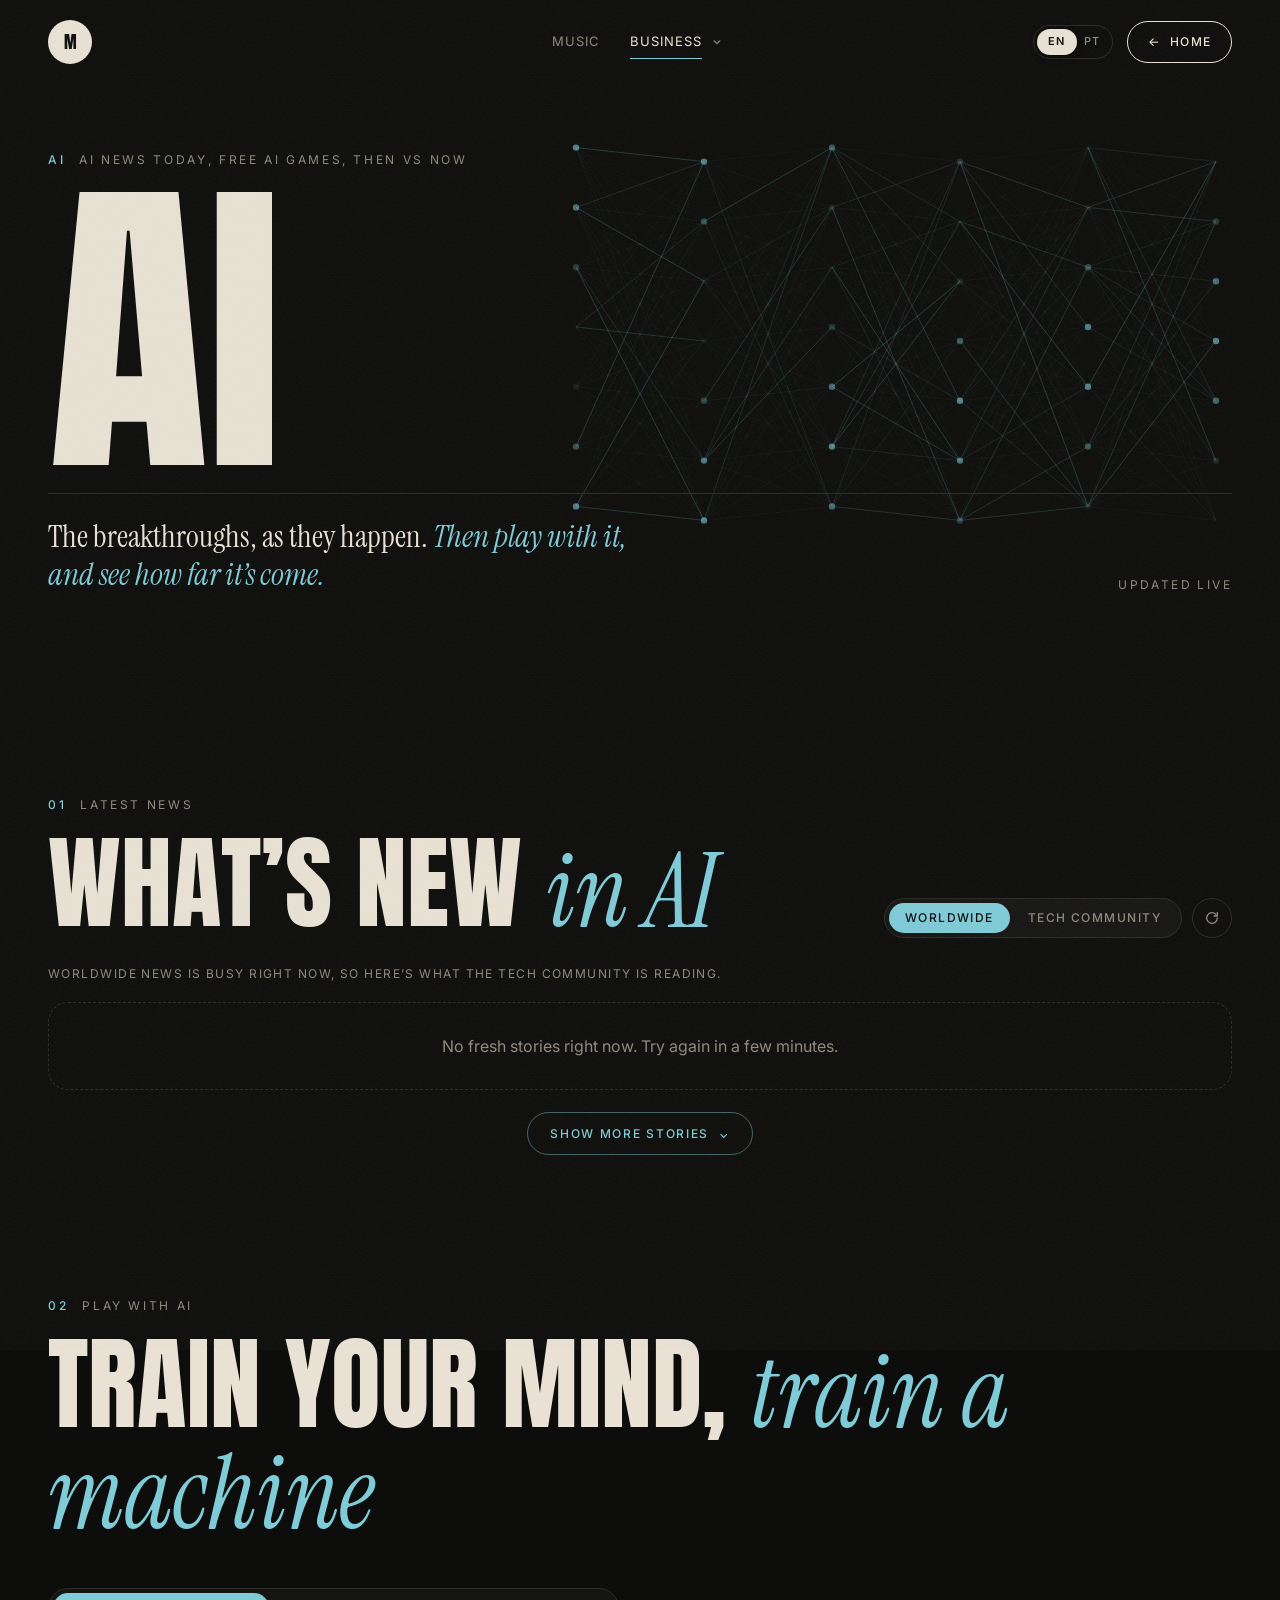
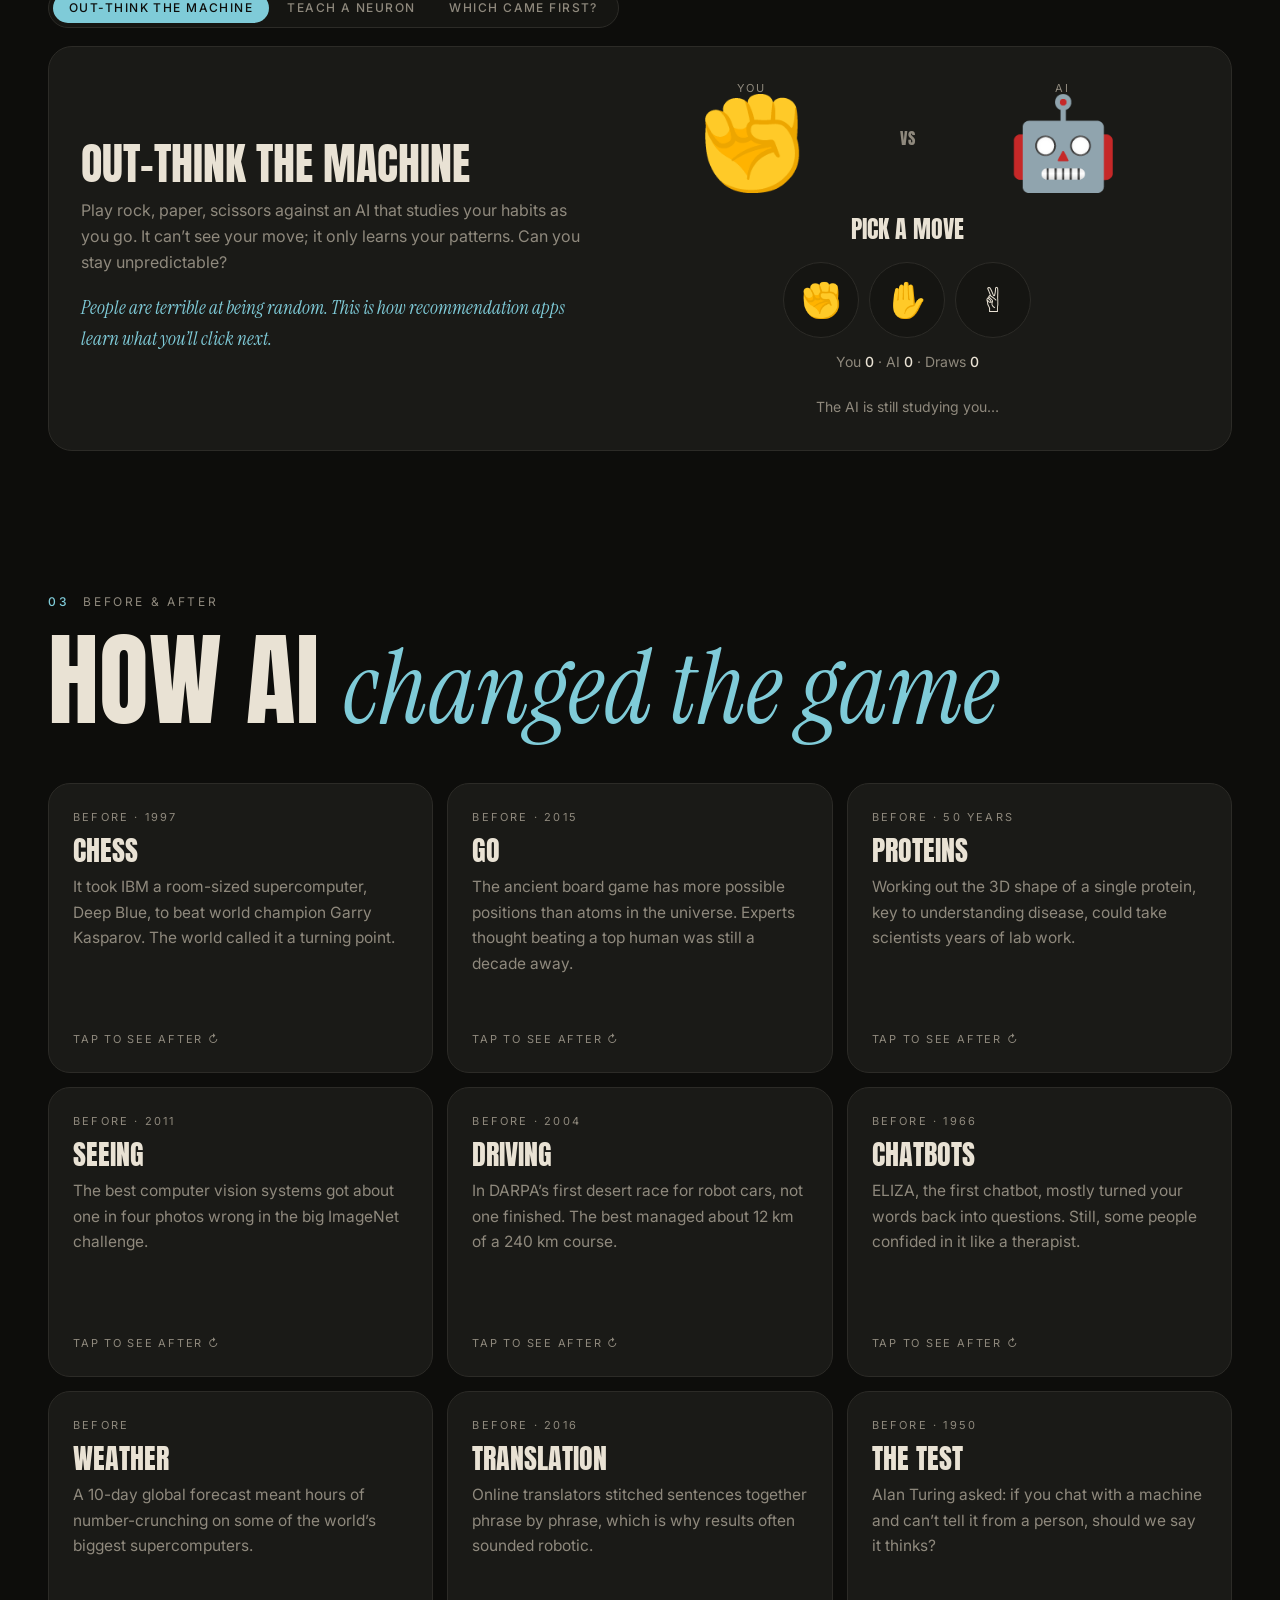
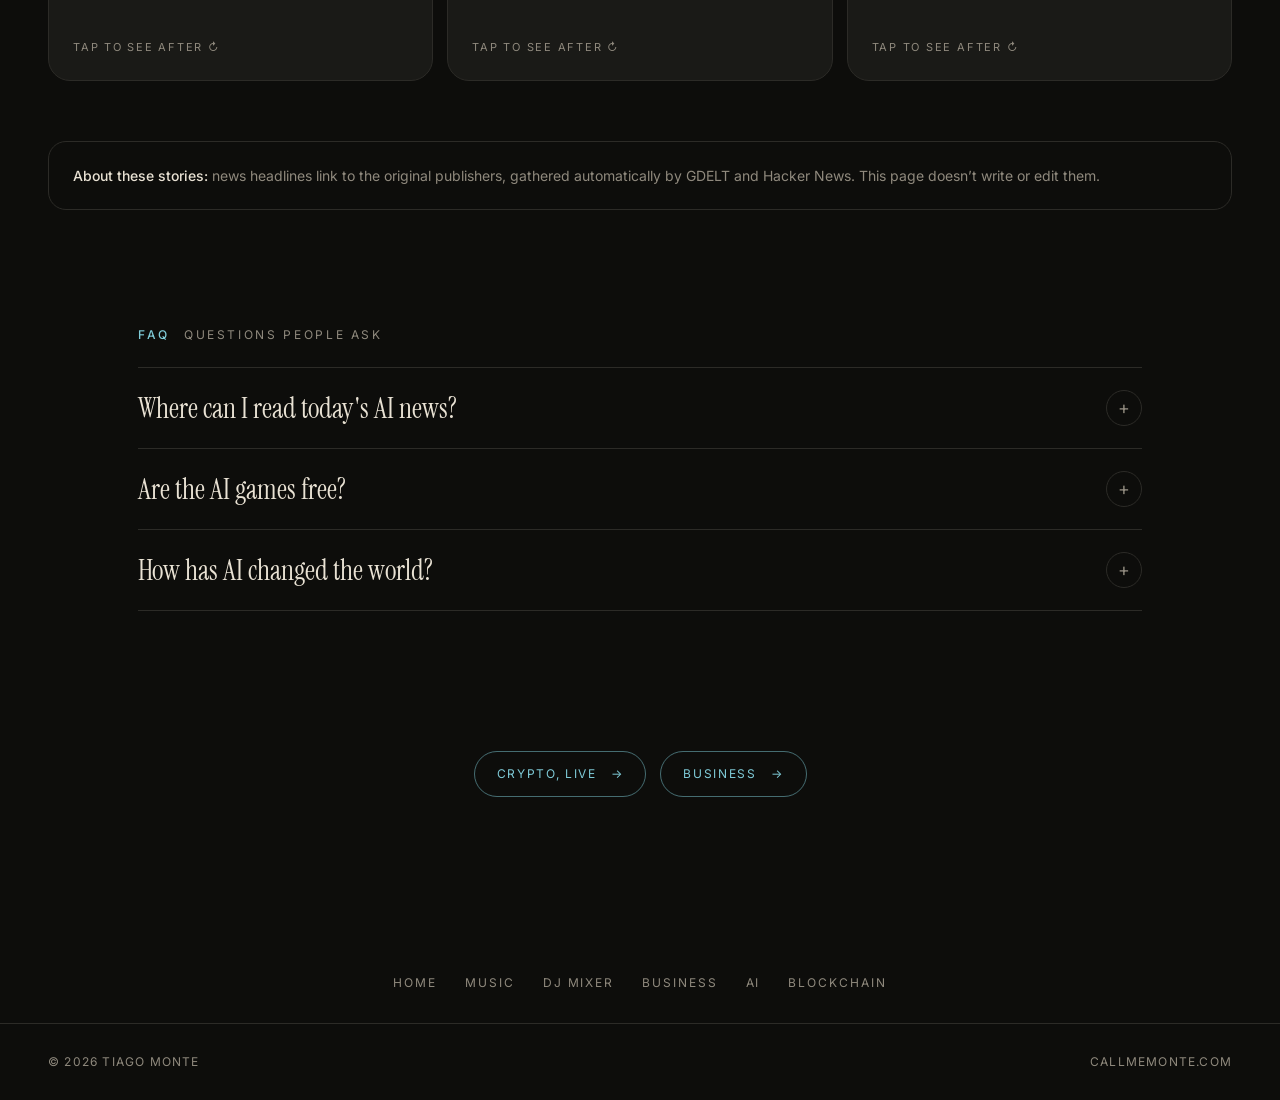
<file: ai/index.html>
<!doctype html>
<html lang="en">
<head>
  <meta charset="utf-8">
  <meta name="viewport" content="width=device-width, initial-scale=1">
  <title>AI News Today, Free AI Games &amp; Quiz — Then vs Now | Monte</title>
  <meta name="description" content="Today's AI news from around the world, free AI games (rock paper scissors against an AI, train a neuron) and a quiz on how AI changed chess, medicine and more.">
  <meta name="author" content="Tiago Monte">
  <meta name="robots" content="index, follow, max-image-preview:large">
  <link rel="canonical" href="https://callmemonte.com/ai/">
  <link rel="alternate" hreflang="en" href="https://callmemonte.com/ai/">
  <link rel="alternate" hreflang="pt" href="https://callmemonte.com/ai/?lang=pt">
  <link rel="alternate" hreflang="x-default" href="https://callmemonte.com/ai/">
  <meta property="og:type" content="website">
  <meta property="og:site_name" content="Call me Monte">
  <meta property="og:title" content="AI News Today, Free AI Games &amp; Quiz — Then vs Now | Monte">
  <meta property="og:description" content="Today's AI news from around the world, free AI games (rock paper scissors against an AI, train a neuron) and a quiz on how AI changed chess, medicine and more.">
  <meta property="og:url" content="https://callmemonte.com/ai/">
  <meta property="og:image" content="https://callmemonte.com/og-ai.jpg">
  <meta property="og:image:width" content="1200">
  <meta property="og:image:height" content="630">
  <meta property="og:locale" content="en_US">
  <meta property="og:locale:alternate" content="pt_PT">
  <meta name="twitter:card" content="summary_large_image">
  <meta name="twitter:title" content="AI News Today, Free AI Games &amp; Quiz — Then vs Now | Monte">
  <meta name="twitter:description" content="Today's AI news from around the world, free AI games (rock paper scissors against an AI, train a neuron) and a quiz on how AI changed chess, medicine and more.">
  <meta name="twitter:image" content="https://callmemonte.com/og-ai.jpg">
  <meta name="theme-color" content="#0d0d0b">
  <link rel="icon" href="data:image/svg+xml,%3Csvg xmlns='http://www.w3.org/2000/svg' viewBox='0 0 64 64'%3E%3Ccircle cx='32' cy='32' r='32' fill='%23e9e2d4'/%3E%3Ctext x='32' y='42' font-family='Impact,sans-serif' font-size='34' fill='%230d0d0b' text-anchor='middle'%3EM%3C/text%3E%3C/svg%3E">
  <script type="application/ld+json">
  {
    "@context": "https://schema.org",
    "@graph": [
      { "@type": "WebPage", "@id": "https://callmemonte.com/ai/#page", "url": "https://callmemonte.com/ai/", "name": "AI news, games and milestones",
        "about": { "@type": "Thing", "name": "Artificial intelligence" },
        "author": { "@type": "Person", "@id": "https://callmemonte.com/#person", "name": "Tiago Monte" },
        "isPartOf": { "@type": "WebSite", "@id": "https://callmemonte.com/#website", "url": "https://callmemonte.com/" } },
      { "@type": "BreadcrumbList", "itemListElement": [
        { "@type": "ListItem", "position": 1, "name": "Tiago Monte", "item": "https://callmemonte.com/" },
        { "@type": "ListItem", "position": 2, "name": "AI", "item": "https://callmemonte.com/ai/" } ] }
    ]
  }
  </script>
  <script>document.documentElement.classList.add('js');</script>
  <link rel="preconnect" href="https://fonts.googleapis.com">
  <link rel="preconnect" href="https://fonts.gstatic.com" crossorigin>
  <link href="https://fonts.googleapis.com/css2?family=Anton&family=Instrument+Serif:ital@0;1&family=Inter:wght@400;500;600&display=swap" rel="stylesheet">
  <style>
    :root {
      --bg: #0d0d0b; --bg-2: #151512; --card: #1a1a17;
      --text: #e9e2d4; --muted: #8f897d; --line: #2c2b27;
      --accent: #7fcbd8; --biz: #d9b46c;   /* AI colour, same as the AI tag on the home page */
      --display: "Anton", Impact, "Arial Narrow", sans-serif;
      --serif: "Instrument Serif", Georgia, serif;
      --sans: "Inter", system-ui, -apple-system, "Segoe UI", sans-serif;
      --pad: clamp(16px, 4vw, 48px);
    }
    * { box-sizing: border-box; margin: 0; padding: 0; }
    html { scroll-behavior: smooth; }
    body { background: var(--bg); color: var(--text); font-family: var(--sans); font-size: 16px; line-height: 1.65; -webkit-font-smoothing: antialiased; overflow-x: hidden; }
    a { color: inherit; text-decoration: none; }
    button { font: inherit; color: inherit; }
    ::selection { background: var(--accent); color: var(--bg); }

    .grain {
      position: fixed; inset: -50%; z-index: 100; pointer-events: none; opacity: .06;
      background-image: url("data:image/svg+xml,%3Csvg xmlns='http://www.w3.org/2000/svg' width='200' height='200'%3E%3Cfilter id='n'%3E%3CfeTurbulence type='fractalNoise' baseFrequency='.9' numOctaves='3' stitchTiles='stitch'/%3E%3C/filter%3E%3Crect width='100%25' height='100%25' filter='url(%23n)'/%3E%3C/svg%3E");
      animation: grain 1.2s steps(6) infinite;
    }
    @keyframes grain { 0%,100% { transform: translate(0,0); } 20% { transform: translate(-3%,2%); } 40% { transform: translate(2%,-3%); } 60% { transform: translate(-2%,-1%); } 80% { transform: translate(3%,3%); } }

    /* nav */
    nav { position: fixed; top: 0; left: 0; right: 0; z-index: 50; display: flex; align-items: center; justify-content: space-between; padding: 20px var(--pad); transition: background .4s; }
    nav.solid { background: color-mix(in srgb, var(--bg) 80%, transparent); backdrop-filter: blur(10px); }
    .logo { width: 44px; height: 44px; border-radius: 50%; display: grid; place-items: center; background: var(--text); color: var(--bg); font-family: var(--display); font-size: 17px; }
    .pill { border: 1px solid var(--text); border-radius: 999px; padding: 10px 20px; font-size: 12px; letter-spacing: .1em; text-transform: uppercase; font-weight: 500; transition: background .3s, color .3s; display: inline-flex; gap: 10px; align-items: center; }
    .pill:hover { background: var(--text); color: var(--bg); }

    /* hero */
    .hero { padding: 150px var(--pad) 60px; position: relative; }
    .tag { font-size: 12px; letter-spacing: .22em; text-transform: uppercase; color: var(--muted); display: flex; gap: 14px; align-items: center; margin-bottom: 22px; }
    .tag b { color: var(--accent); font-weight: 500; }
    h1 { font-family: var(--display); font-weight: 400; text-transform: uppercase; font-size: clamp(88px, 20vw, 300px); line-height: .82; letter-spacing: -.01em; }
    h1 span { display: inline-block; }
    .js h1 span { transform: translateY(105%); animation: rise 1.1s cubic-bezier(.2,.8,.2,1) forwards; }
    h1 .wrap { display: block; overflow: hidden; }
    @keyframes rise { to { transform: none; } }
    .hero-foot { display: flex; flex-wrap: wrap; justify-content: space-between; align-items: end; gap: 24px; margin-top: 28px; padding-top: 24px; border-top: 1px solid var(--line); }
    .lede { font-family: var(--serif); font-size: clamp(22px, 2.4vw, 32px); line-height: 1.25; max-width: 620px; }
    .lede i { color: var(--accent); }
    .count { font-size: 12px; letter-spacing: .2em; text-transform: uppercase; color: var(--muted); }
    .count b { color: var(--text); font-weight: 500; }

    .nav-links { display: flex; gap: 32px; font-size: 13px; letter-spacing: .08em; text-transform: uppercase; }
    .nav-links a { color: var(--muted); transition: color .2s; }
    .nav-links a:hover, .nav-links a[aria-current] { color: var(--text); }
    .nav-links a[aria-current] { box-shadow: inset 0 -1px var(--accent); }
    @media (max-width: 600px) { .nav-links { gap: 20px; font-size: 12px; } }


    /* section heads */
    .sec { padding: clamp(80px, 11vw, 150px) var(--pad) 0; }
    .sec h2.big { font-family: var(--display); font-weight: 400; text-transform: uppercase; font-size: clamp(48px, 8vw, 128px); line-height: .9; margin-bottom: 48px; }
    .sec h2.big em { font-family: var(--serif); text-transform: none; color: var(--accent); }


    /* ---------- AI page ---------- */
    :root { --pink: #df8fb0; --ok: #8fd19e; --bad: #e4705f; }
    .hero { overflow: hidden; isolation: isolate; }
    h1 { font-size: clamp(90px, 26vw, 360px); }
    #neural { position: absolute; inset: 0; width: 100%; height: 100%; z-index: -1; }
    .sec-bar { display: flex; flex-wrap: wrap; justify-content: space-between; align-items: end; gap: 16px; margin-bottom: 26px; }
    .sec-bar h2 { margin-bottom: 0 !important; }

    /* news */
    .tabs { display: inline-flex; padding: 4px; border: 1px solid var(--line); border-radius: 999px; background: var(--bg-2); gap: 2px; }
    .tabs button { all: unset; cursor: pointer; padding: 9px 16px; border-radius: 999px; font: 500 12px/1 var(--sans); letter-spacing: .12em; text-transform: uppercase; color: var(--muted); transition: background .35s, color .35s; }
    .tabs button[aria-selected="true"] { background: var(--accent); color: var(--bg); }
    .tabs button:focus-visible { outline: 1px solid var(--accent); outline-offset: 2px; }
    .news-tools { display: flex; gap: 10px; align-items: center; flex-wrap: wrap; }
    .icon-btn { all: unset; cursor: pointer; width: 38px; height: 38px; border-radius: 50%; border: 1px solid var(--line); display: grid; place-items: center; color: var(--muted); transition: color .3s, border-color .3s, transform .5s cubic-bezier(.2,.8,.2,1); }
    .icon-btn:hover { color: var(--accent); border-color: var(--accent); transform: rotate(180deg); }
    .stamp { font-size: 12px; letter-spacing: .12em; text-transform: uppercase; color: var(--muted); margin-bottom: 18px; }
    .news { list-style: none; display: grid; grid-template-columns: repeat(3, minmax(0, 1fr)); gap: 14px; }
    .story a { display: flex; flex-direction: column; gap: 10px; height: 100%; background: var(--card); border: 1px solid var(--line); border-radius: 20px; padding: 18px; transition: border-color .4s, transform .5s cubic-bezier(.2,.8,.2,1); }
    .story a:hover { border-color: color-mix(in srgb, var(--accent) 55%, var(--line)); transform: translateY(-3px); }
    .story .pic { display: block; aspect-ratio: 16 / 9; border-radius: 12px; overflow: hidden; background: var(--bg-2); margin: -6px -6px 4px; }
    .story .pic img { width: 100%; height: 100%; object-fit: cover; filter: saturate(.8); transition: filter .5s, transform .8s cubic-bezier(.2,.8,.2,1); }
    .story a:hover .pic img { filter: none; transform: scale(1.04); }
    .story.lead { grid-column: span 2; grid-row: span 2; }
    .story.lead .headline { font-size: clamp(22px, 2.4vw, 30px); }
    .story .meta { font-size: 11px; letter-spacing: .1em; text-transform: uppercase; color: var(--muted); overflow-wrap: anywhere; }
    .story .meta b { color: var(--accent); font-weight: 500; }
    .story .headline { font-family: var(--serif); font-size: 21px; line-height: 1.22; color: var(--text); }
    .story .go { margin-top: auto; font-size: 11px; letter-spacing: .14em; text-transform: uppercase; color: var(--accent); }
    .story.skeleton { background: var(--card); border: 1px solid var(--line); border-radius: 20px; padding: 18px; display: grid; gap: 10px; min-height: 180px; }
    .story.skeleton span { height: 14px; border-radius: 6px; background: linear-gradient(90deg, var(--bg-2), #24231f, var(--bg-2)); background-size: 200% 100%; animation: bone 1.2s linear infinite; }
    .story.skeleton span:nth-child(2) { width: 85%; } .story.skeleton span:nth-child(3) { width: 60%; }
    @keyframes bone { to { background-position: -200% 0; } }
    .more-btn { display: flex; align-items: center; gap: 10px; margin: 22px auto 0; font: 500 12px var(--sans); letter-spacing: .14em; text-transform: uppercase; color: var(--accent); background: transparent; border: 1px solid color-mix(in srgb, var(--accent) 45%, transparent); border-radius: 999px; padding: 13px 22px; cursor: pointer; transition: background .35s, color .35s; }
    .more-btn:hover { background: var(--accent); color: var(--bg); }
    .more-btn i { font-style: normal; transition: transform .45s cubic-bezier(.2,.8,.2,1); }
    .more-btn[aria-expanded="true"] i { transform: rotate(180deg); }
    .news.opening .story { animation: drop .55s cubic-bezier(.2,.8,.2,1) both; }
    @keyframes drop { from { opacity: 0; transform: translateY(-14px); } to { opacity: 1; transform: none; } }
    .story[hidden] { display: none; }
    .news-empty { grid-column: 1 / -1; padding: 30px; text-align: center; color: var(--muted); border: 1px dashed var(--line); border-radius: 20px; }
    @media (max-width: 960px) { .news { grid-template-columns: repeat(2, minmax(0, 1fr)); } }
    @media (max-width: 600px) { .news { grid-template-columns: 1fr; } .story.lead { grid-column: auto; grid-row: auto; } }

    /* games */
    .game-tabs { margin-bottom: 18px; flex-wrap: wrap; border-radius: 22px; }
    .game { background: var(--card); border: 1px solid var(--line); border-radius: 24px; padding: clamp(18px, 3vw, 32px); display: grid; grid-template-columns: minmax(0, 1fr) minmax(0, 1.15fr); gap: 28px; align-items: center; }
    .game h3 { font-family: var(--display); font-weight: 400; text-transform: uppercase; font-size: clamp(30px, 3.4vw, 46px); line-height: .95; margin-bottom: 12px; }
    .game .how { color: var(--muted); font-size: 16px; margin-bottom: 16px; }
    .game .why { font-family: var(--serif); font-style: italic; font-size: 19px; color: var(--accent); }
    @media (max-width: 860px) { .game { grid-template-columns: 1fr; } }
    .game[hidden] { display: none; }
    .btn { font: 500 12px var(--sans); letter-spacing: .12em; text-transform: uppercase; padding: 11px 16px; border-radius: 999px; border: 1px solid var(--line); background: var(--bg-2); color: var(--text); cursor: pointer; transition: background .3s, color .3s, border-color .3s; }
    .btn:hover { border-color: var(--accent); }
    .btn[aria-pressed="true"] { background: var(--accent); color: var(--bg); border-color: var(--accent); }
    /* rock paper scissors */
    .arena { display: grid; grid-template-columns: 1fr auto 1fr; align-items: center; gap: 12px; text-align: center; }
    .hand { font-size: clamp(56px, 8vw, 90px); line-height: 1; min-height: 1.1em; }
    .hand.pop { animation: pop .45s cubic-bezier(.2,.8,.2,1); }
    @keyframes pop { 0% { transform: scale(.5) rotate(-10deg); opacity: 0; } 100% { transform: none; opacity: 1; } }
    .who { font-size: 11px; letter-spacing: .18em; text-transform: uppercase; color: var(--muted); }
    .vs { font-family: var(--display); color: var(--muted); }
    .rps-result { text-align: center; font-family: var(--display); font-size: 24px; text-transform: uppercase; margin: 14px 0 6px; min-height: 1.2em; }
    .rps-result.you { color: var(--ok); } .rps-result.ai { color: var(--bad); }
    .rps-moves { display: flex; justify-content: center; gap: 10px; margin: 12px 0; }
    .rps-moves button { all: unset; cursor: pointer; width: 74px; height: 74px; border-radius: 50%; display: grid; place-items: center; font-size: 34px; background: var(--bg-2); border: 1px solid var(--line); transition: transform .3s cubic-bezier(.2,.8,.2,1), border-color .3s; }
    .rps-moves button:hover { transform: translateY(-4px); border-color: var(--accent); }
    .rps-moves button:focus-visible { outline: 2px solid var(--accent); outline-offset: 3px; }
    .small { font-size: 14px; color: var(--muted); text-align: center; }
    .small b { color: var(--text); font-weight: 500; }
    .thought { font-family: var(--serif); font-style: italic; font-size: 17px; color: var(--accent); text-align: center; min-height: 1.3em; }
    /* neural net */
    .nn-wrap { display: grid; gap: 12px; }
    #nnCanvas { width: 100%; aspect-ratio: 1; border-radius: 18px; background: #0f0e0c; border: 1px solid var(--line); cursor: crosshair; touch-action: manipulation; }
    .nn-tools { display: flex; flex-wrap: wrap; gap: 8px; align-items: center; }
    .swatch { width: 12px; height: 12px; border-radius: 50%; display: inline-block; margin-right: 6px; vertical-align: -1px; }
    /* quiz */
    .quiz { display: grid; gap: 12px; }
    .q-opt { all: unset; cursor: pointer; display: grid; grid-template-columns: 1fr auto; gap: 14px; align-items: center; padding: 18px 20px; border-radius: 18px; background: var(--bg-2); border: 1px solid var(--line); transition: border-color .3s, background .3s, transform .3s; }
    .q-opt:hover:not(:disabled) { border-color: var(--accent); transform: translateX(4px); }
    .q-opt:focus-visible { outline: 2px solid var(--accent); outline-offset: 3px; }
    .q-text { font-family: var(--serif); font-size: 20px; line-height: 1.25; }
    .q-year { font-family: var(--display); font-size: 28px; color: var(--muted); }
    .q-opt.right { border-color: var(--ok); background: color-mix(in srgb, var(--ok) 10%, var(--bg-2)); }
    .q-opt.right .q-year { color: var(--ok); }
    .q-opt.wrong { border-color: var(--bad); background: color-mix(in srgb, var(--bad) 10%, var(--bg-2)); }
    .q-or { text-align: center; font-size: 11px; letter-spacing: .2em; text-transform: uppercase; color: var(--muted); }
    .q-feedback { text-align: center; font-family: var(--serif); font-style: italic; font-size: 19px; min-height: 1.3em; }
    .q-feedback.good { color: var(--ok); } .q-feedback.bad { color: var(--bad); }

    /* before & after */
    .flips { display: grid; grid-template-columns: repeat(3, minmax(0, 1fr)); gap: 14px; }
    /* each card turns in its own space, and only the card under the pointer reacts */
    .flip { position: relative; min-height: 290px; cursor: pointer; outline: none; perspective: 1200px; isolation: isolate; }
    .flip .face { pointer-events: none; }
    .flip .face { position: absolute; inset: 0; border-radius: 22px; padding: 24px; display: flex; flex-direction: column; gap: 10px; backface-visibility: hidden; -webkit-backface-visibility: hidden; transition: transform .8s cubic-bezier(.2,.8,.2,1); border: 1px solid var(--line); }
    .flip .before { background: var(--card); }
    .flip .after { background: linear-gradient(160deg, color-mix(in srgb, var(--accent) 16%, var(--card)), var(--card)); border-color: color-mix(in srgb, var(--accent) 40%, var(--line)); transform: rotateY(180deg); }
    .flip.on .before, .flip:focus-visible .before { transform: rotateY(-180deg); }
    .flip.on .after, .flip:focus-visible .after { transform: rotateY(0); }
    @media (hover: hover) { .flip:hover .before { transform: rotateY(-180deg); } .flip:hover .after { transform: rotateY(0); } }
    .flip .when { font-size: 11px; letter-spacing: .2em; text-transform: uppercase; color: var(--muted); }
    .flip .after .when { color: var(--accent); }
    .flip h3 { font-family: var(--display); font-weight: 400; text-transform: uppercase; font-size: 28px; line-height: 1; }
    .flip p { font-size: 15.5px; color: var(--muted); }
    .flip .after p { color: var(--text); }
    .flip .turn { margin-top: auto; font-size: 11px; letter-spacing: .16em; text-transform: uppercase; color: var(--muted); }
    @media (max-width: 960px) { .flips { grid-template-columns: repeat(2, minmax(0, 1fr)); } }
    @media (max-width: 600px) { .flips { grid-template-columns: 1fr; } .flip { min-height: 250px; } }

    .note { margin-top: 60px; padding: 22px 24px; border: 1px solid var(--line); border-radius: 18px; color: var(--muted); font-size: 14px; }
    .note b { color: var(--text); font-weight: 500; }
    .closing-links { text-align: center; padding: clamp(90px, 11vw, 140px) var(--pad); display: flex; justify-content: center; gap: 14px; flex-wrap: wrap; }
    .other { display: inline-flex; align-items: center; gap: 14px; font-size: 12px; letter-spacing: .14em; text-transform: uppercase; padding: 12px 22px; border-radius: 999px; transition: background .35s, color .35s; color: var(--accent); border: 1px solid color-mix(in srgb, var(--accent) 50%, transparent); }
    .other:hover { background: var(--accent); color: var(--bg); }
    footer { display: flex; justify-content: space-between; flex-wrap: wrap; gap: 12px; padding: 28px var(--pad); border-top: 1px solid var(--line); font-size: 12px; letter-spacing: .1em; text-transform: uppercase; color: var(--muted); }
    .js .reveal { opacity: 0; transform: translateY(40px); transition: opacity 1s ease, transform 1s cubic-bezier(.2,.8,.2,1); }
    .js .reveal.in { opacity: 1; transform: none; }
    @media (prefers-reduced-motion: reduce) { *, *::before, *::after { animation: none !important; transition: none !important; } .js h1 span, .js .reveal { transform: none; opacity: 1; } }
  </style>
  <link rel="stylesheet" href="../site.css">
</head>
<body>
  <div class="grain" aria-hidden="true"></div>

  <nav id="nav">
    <a class="logo" href="../" aria-label="Home">M</a>
    <div class="nav-links">
      <a href="../art/">Music</a>
      <a href="../business/">Business</a>
      <a href="./" aria-current="page">AI</a>
    </div>
    <a class="pill" href="../"><span aria-hidden="true">←</span> Home</a>
  </nav>

  <header class="hero">
    <canvas id="neural" aria-hidden="true"></canvas>
    <p class="tag"><b>AI</b> AI news today, free AI games, then vs now</p>
    <h1><span class="wrap"><span>AI</span></span></h1>
    <div class="hero-foot">
      <p class="lede">The breakthroughs, as they happen. <i>Then play with it, and see how far it’s come.</i></p>
      <p class="count">Updated live</p>
    </div>
  </header>

  <section class="sec" id="news">
    <p class="tag"><b>01</b> Latest news</p>
    <div class="sec-bar">
      <h2 class="big">What’s new <em>in AI</em></h2>
      <div class="news-tools">
        <div class="tabs news-tabs" role="tablist" aria-label="News source">
          <button type="button" role="tab" data-tab="world" aria-selected="true">Worldwide</button>
          <button type="button" role="tab" data-tab="tech" aria-selected="false">Tech community</button>
        </div>
        <button class="icon-btn" type="button" id="newsRefresh" aria-label="Refresh the news"><svg viewBox="0 0 24 24" width="16" height="16" aria-hidden="true"><path d="M20 12a8 8 0 1 1-2.34-5.66M20 4v5h-5" fill="none" stroke="currentColor" stroke-width="2" stroke-linecap="round" stroke-linejoin="round"/></svg></button>
      </div>
    </div>
    <p class="stamp" id="newsStamp">&nbsp;</p>
    <ul class="news" id="newsList" aria-live="polite"></ul>
    <button class="more-btn" type="button" id="newsMore" aria-controls="newsList" aria-expanded="false" hidden><span data-i18n-skip>Show more stories</span> <i aria-hidden="true">⌄</i></button>
  </section>

  <section class="sec" id="play">
    <p class="tag"><b>02</b> Play with AI</p>
    <h2 class="big">Train your mind, <em>train a machine</em></h2>
    <div class="tabs game-tabs" role="tablist" aria-label="Games">
      <button type="button" role="tab" data-game="rps" aria-selected="true">Out-think the machine</button>
      <button type="button" role="tab" data-game="neuron" aria-selected="false">Teach a neuron</button>
      <button type="button" role="tab" data-game="quiz" aria-selected="false">Which came first?</button>
    </div>

    <div class="game" id="rps">
      <div>
        <h3>Out-think the machine</h3>
        <p class="how">Play rock, paper, scissors against an AI that studies your habits as you go. It can’t see your move; it only learns your patterns. Can you stay unpredictable?</p>
        <p class="why">People are terrible at being random. This is how recommendation apps learn what you’ll click next.</p>
      </div>
      <div>
        <div class="arena">
          <div><div class="who" id="rpsWhoYou" data-i18n-skip>You</div><div class="hand" id="rpsYou">✊</div></div>
          <div class="vs">VS</div>
          <div><div class="who">AI</div><div class="hand" id="rpsAi">🤖</div></div>
        </div>
        <p class="rps-result" id="rpsResult">Pick a move</p>
        <div class="rps-moves">
          <button type="button" data-rps="rock" aria-label="Rock">✊</button>
          <button type="button" data-rps="paper" aria-label="Paper">✋</button>
          <button type="button" data-rps="scissors" aria-label="Scissors">✌️</button>
        </div>
        <p class="small" id="rpsScore" data-i18n-skip></p>
        <p class="thought" id="rpsThought"></p>
        <p class="small" id="rpsRead">The AI is still studying you…</p>
      </div>
    </div>

    <div class="game" id="neuron" hidden>
      <div>
        <h3>Teach a neuron</h3>
        <p class="how">Tap the board to drop dots of each colour. A small neural network, running right here in your browser, keeps adjusting itself until it can tell your colours apart. The shading shows what it believes.</p>
        <p class="why">This is how AI learns from examples: guess, check, nudge, repeat, thousands of times a second.</p>
      </div>
      <div class="nn-wrap">
        <canvas id="nnCanvas" aria-label="Neural network board"></canvas>
        <div class="nn-tools">
          <button class="btn" type="button" data-nn-color="0" aria-pressed="false"><span class="swatch" style="background:#df8fb0"></span>Pink</button>
          <button class="btn" type="button" data-nn-color="1" aria-pressed="true"><span class="swatch" style="background:#7fcbd8"></span>Blue</button>
          <button class="btn" type="button" data-nn-preset="circle">Circle</button>
          <button class="btn" type="button" data-nn-preset="xor">Corners</button>
          <button class="btn" type="button" id="nnClear">Clear</button>
        </div>
        <p class="small" id="nnStats"></p>
      </div>
    </div>

    <div class="game" id="quiz" hidden>
      <div>
        <h3>Which came first?</h3>
        <p class="how">Two moments from tech and AI history. Pick the one that happened first. Some of these will surprise you.</p>
        <p class="why">Hint: the first chatbot is older than the Moon landing.</p>
      </div>
      <div class="quiz">
        <button class="q-opt" type="button" id="qA"><span class="q-text"></span><span class="q-year"></span></button>
        <div class="q-or">or</div>
        <button class="q-opt" type="button" id="qB"><span class="q-text"></span><span class="q-year"></span></button>
        <p class="q-feedback" id="qFeedback"></p>
        <p class="small" id="qScore"></p>
        <button class="btn" type="button" id="qNext" hidden>Next pair →</button>
      </div>
    </div>
  </section>

  <section class="sec" id="facts">
    <p class="tag"><b>03</b> Before &amp; after</p>
    <h2 class="big">How AI <em>changed the game</em></h2>
    <div class="flips">
      <div class="flip reveal" tabindex="0" role="button" aria-label="Chess: before and after AI">
        <div class="face before"><span class="when">Before · 1997</span><h3>Chess</h3><p>It took IBM a room-sized supercomputer, Deep Blue, to beat world champion Garry Kasparov. The world called it a turning point.</p><span class="turn">Tap to see after ↻</span></div>
        <div class="face after"><span class="when">After · today</span><h3>Chess</h3><p>A free chess app on a phone now plays far stronger than any human ever has. Top players train with AI to find new ideas.</p></div>
      </div>
      <div class="flip reveal" tabindex="0" role="button" aria-label="Go: before and after AI">
        <div class="face before"><span class="when">Before · 2015</span><h3>Go</h3><p>The ancient board game has more possible positions than atoms in the universe. Experts thought beating a top human was still a decade away.</p><span class="turn">Tap to see after ↻</span></div>
        <div class="face after"><span class="when">After · 2016</span><h3>Go</h3><p>DeepMind’s AlphaGo beat legend Lee Sedol 4–1. Its famous “move 37” looked like a mistake to experts, until it won.</p></div>
      </div>
      <div class="flip reveal" tabindex="0" role="button" aria-label="Proteins: before and after AI">
        <div class="face before"><span class="when">Before · 50 years</span><h3>Proteins</h3><p>Working out the 3D shape of a single protein, key to understanding disease, could take scientists years of lab work.</p><span class="turn">Tap to see after ↻</span></div>
        <div class="face after"><span class="when">After · 2020 – 2024</span><h3>Proteins</h3><p>AlphaFold predicted the shapes of over 200 million proteins, almost every one known. Its creators shared the 2024 Nobel Prize in Chemistry.</p></div>
      </div>
      <div class="flip reveal" tabindex="0" role="button" aria-label="Seeing: before and after AI">
        <div class="face before"><span class="when">Before · 2011</span><h3>Seeing</h3><p>The best computer vision systems got about one in four photos wrong in the big ImageNet challenge.</p><span class="turn">Tap to see after ↻</span></div>
        <div class="face after"><span class="when">After · 2015</span><h3>Seeing</h3><p>Deep learning cut that error to under 4%, better than the roughly 5% estimated for people. Today your phone sorts your photos by face.</p></div>
      </div>
      <div class="flip reveal" tabindex="0" role="button" aria-label="Driving: before and after AI">
        <div class="face before"><span class="when">Before · 2004</span><h3>Driving</h3><p>In DARPA’s first desert race for robot cars, not one finished. The best managed about 12 km of a 240 km course.</p><span class="turn">Tap to see after ↻</span></div>
        <div class="face after"><span class="when">After · today</span><h3>Driving</h3><p>Robotaxis with nobody in the driver’s seat now carry paying passengers through several US cities every day.</p></div>
      </div>
      <div class="flip reveal" tabindex="0" role="button" aria-label="Chatbots: before and after AI">
        <div class="face before"><span class="when">Before · 1966</span><h3>Chatbots</h3><p>ELIZA, the first chatbot, mostly turned your words back into questions. Still, some people confided in it like a therapist.</p><span class="turn">Tap to see after ↻</span></div>
        <div class="face after"><span class="when">After · 2022</span><h3>Chatbots</h3><p>ChatGPT was estimated to reach 100 million users in about two months, one of the fastest-growing apps in history.</p></div>
      </div>
      <div class="flip reveal" tabindex="0" role="button" aria-label="Weather: before and after AI">
        <div class="face before"><span class="when">Before</span><h3>Weather</h3><p>A 10-day global forecast meant hours of number-crunching on some of the world’s biggest supercomputers.</p><span class="turn">Tap to see after ↻</span></div>
        <div class="face after"><span class="when">After · 2023</span><h3>Weather</h3><p>DeepMind’s GraphCast makes a 10-day forecast in under a minute on a single machine, and beat traditional methods on most measures tested.</p></div>
      </div>
      <div class="flip reveal" tabindex="0" role="button" aria-label="Translation: before and after AI">
        <div class="face before"><span class="when">Before · 2016</span><h3>Translation</h3><p>Online translators stitched sentences together phrase by phrase, which is why results often sounded robotic.</p><span class="turn">Tap to see after ↻</span></div>
        <div class="face after"><span class="when">After · 2016 →</span><h3>Translation</h3><p>Neural networks began translating whole sentences at once. Today you can talk to someone in another language in near real time.</p></div>
      </div>
      <div class="flip reveal" tabindex="0" role="button" aria-label="The Turing test: before and after AI">
        <div class="face before"><span class="when">Before · 1950</span><h3>The test</h3><p>Alan Turing asked: if you chat with a machine and can’t tell it from a person, should we say it thinks?</p><span class="turn">Tap to see after ↻</span></div>
        <div class="face after"><span class="when">After · 2025</span><h3>The test</h3><p>In a study at UC San Diego, people chatting with GPT-4.5 judged it to be the human 73% of the time, more often than the real humans.</p></div>
      </div>
    </div>

    <p class="note"><b>About these stories:</b> news headlines link to the original publishers, gathered automatically by GDELT and Hacker News. This page doesn’t write or edit them.</p>
  </section>

  <section class="sec faq-sec" id="faq" aria-labelledby="faqTitle">
    <p class="tag"><b>FAQ</b> <span id="faqTitle">Questions people ask</span></p>
    <div class="faq">
      <details><summary>Where can I read today's AI news?</summary><p>The news section at the top brings fresh headlines about artificial intelligence from around the world, with a second tab for the AI stories the tech community is reading most.</p></details>
      <details><summary>Are the AI games free?</summary><p>Yes. Play rock paper scissors against an AI that learns your habits, teach a tiny neural network to sort dots, or guess which AI milestone came first. Everything runs in your browser.</p></details>
      <details><summary>How has AI changed the world?</summary><p>The before and after cards show how AI changed chess, medicine, translation and more, with the year each change happened.</p></details>
    </div>
  </section>
  <script type="application/ld+json">
{
 "@context": "https://schema.org",
 "@type": "FAQPage",
 "@id": "https://callmemonte.com/ai/#faq",
 "mainEntity": [
  {
   "@type": "Question",
   "name": "Where can I read today's AI news?",
   "acceptedAnswer": {
    "@type": "Answer",
    "text": "The news section at the top brings fresh headlines about artificial intelligence from around the world, with a second tab for the AI stories the tech community is reading most."
   }
  },
  {
   "@type": "Question",
   "name": "Are the AI games free?",
   "acceptedAnswer": {
    "@type": "Answer",
    "text": "Yes. Play rock paper scissors against an AI that learns your habits, teach a tiny neural network to sort dots, or guess which AI milestone came first. Everything runs in your browser."
   }
  },
  {
   "@type": "Question",
   "name": "How has AI changed the world?",
   "acceptedAnswer": {
    "@type": "Answer",
    "text": "The before and after cards show how AI changed chess, medicine, translation and more, with the year each change happened."
   }
  }
 ]
}
  </script>

  <section class="closing-links">
    <a class="other" href="../crypto/">Crypto, live <span aria-hidden="true">→</span></a>
    <a class="other" href="../business/">Business <span aria-hidden="true">→</span></a>
  </section>

  <div class="site-links" role="navigation" aria-label="More from Monte"><a href="../">Home</a><a href="../art/">Music</a><a href="../mixer/">DJ mixer</a><a href="../business/">Business</a><a href="../ai/">AI</a><a href="../crypto/">Blockchain</a></div>
  <footer>
    <span>© <span id="year">2026</span> Tiago Monte</span>
    <span>callmemonte.com</span>
  </footer>

  <script src="../i18n.js"></script>
  <script src="../site.js"></script>
  <script>
    /* hero: a slowly breathing neural network */
    (() => {
      const cv = document.getElementById('neural'), c = cv.getContext('2d');
      const still = matchMedia('(prefers-reduced-motion: reduce)').matches;
      let w, h, nodes = [], links = [], t = 0, visible = true;
      const size = () => {
        const dpr = Math.min(devicePixelRatio || 1, 2); w = cv.clientWidth; h = cv.clientHeight;
        cv.width = w * dpr; cv.height = h * dpr; c.setTransform(dpr, 0, 0, dpr, 0, 0);
        const layers = w < 600 ? 4 : 6, per = w < 600 ? 5 : 7; nodes = []; links = [];
        for (let l = 0; l < layers; l++) for (let i = 0; i < per; i++) nodes.push({ l, x: w * (.45 + .5 * l / (layers - 1)), y: h * (.18 + .64 * (i + .5) / per) + (l % 2 ? 14 : 0) });
        nodes.forEach(a => nodes.forEach(b => { if (b.l === a.l + 1) links.push([a, b, Math.random()]); }));
      };
      size(); addEventListener('resize', size);
      new IntersectionObserver(([e]) => visible = e.isIntersecting).observe(cv);
      const draw = () => {
        c.clearRect(0, 0, w, h);
        links.forEach(([a, b, s]) => {
          const pulse = (t * .35 + s) % 1, k = Math.max(0, 1 - Math.abs(pulse - (a.l + .5) / 6) * 6);
          c.strokeStyle = `rgba(127,203,216,${(.04 + .2 * k).toFixed(3)})`; c.lineWidth = 1;
          c.beginPath(); c.moveTo(a.x, a.y); c.lineTo(b.x, b.y); c.stroke();
        });
        nodes.forEach((n, i) => {
          const g = .3 + .3 * Math.sin(t * 1.4 + i);
          c.fillStyle = `rgba(127,203,216,${g.toFixed(3)})`; c.beginPath(); c.arc(n.x, n.y, 3.2, 0, 6.283); c.fill();
        });
      };
      const loop = () => { if (visible) { t += .016; draw(); } requestAnimationFrame(loop); };
      still ? draw() : loop();
    })();
  </script>
  <script src="ai.js"></script>
</body>
</html>
</file>
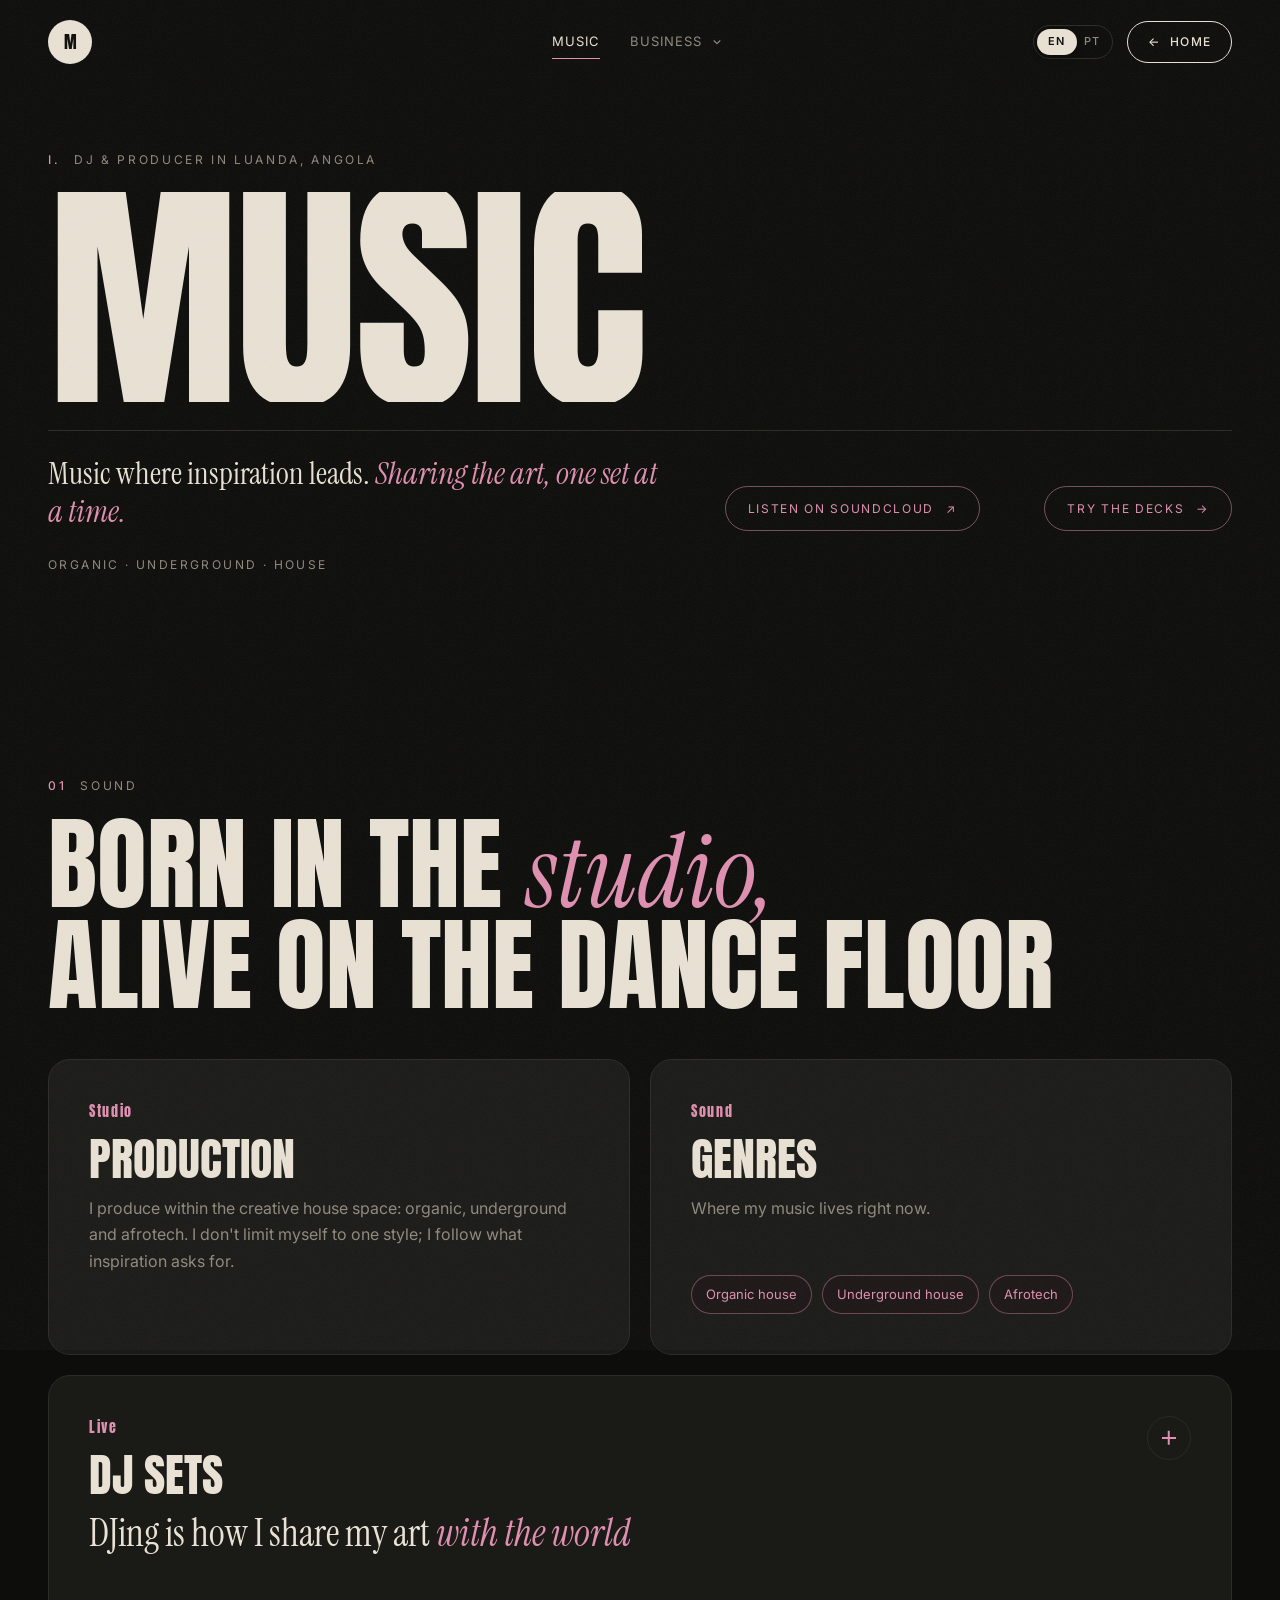
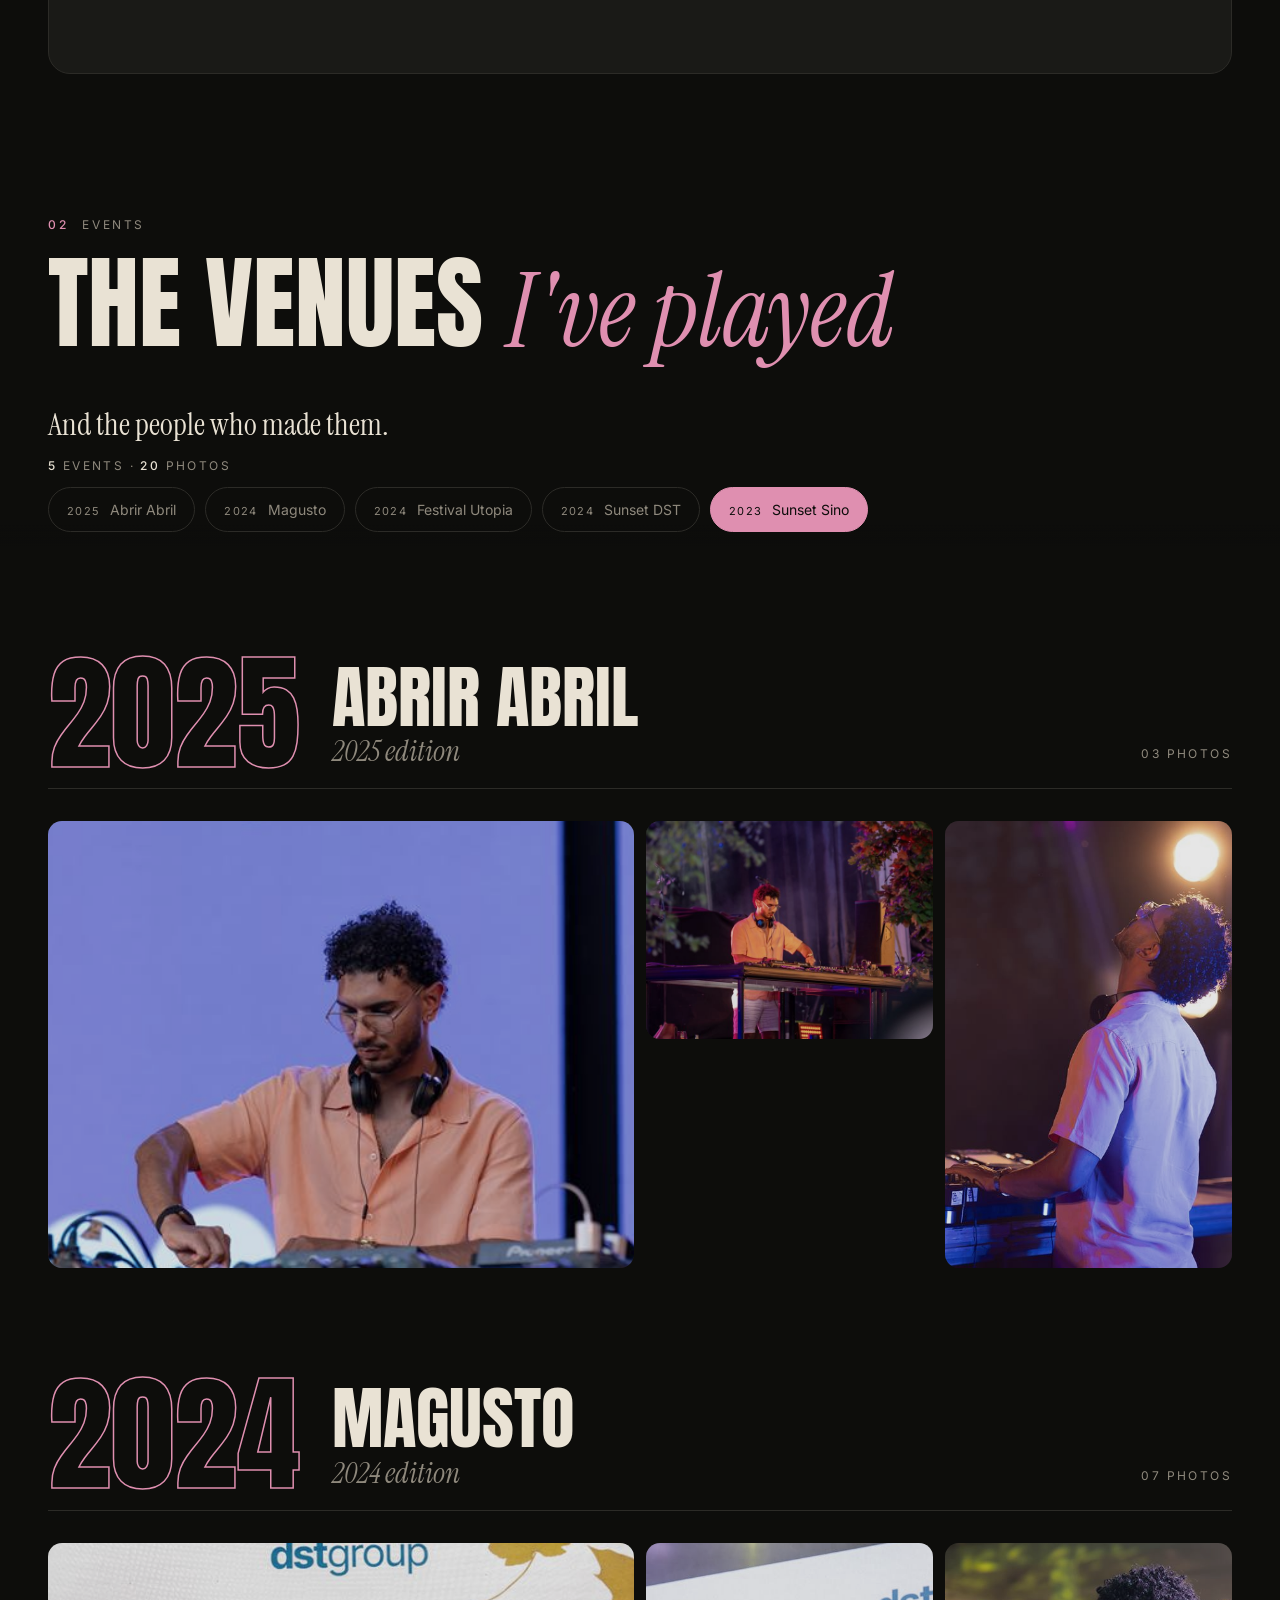
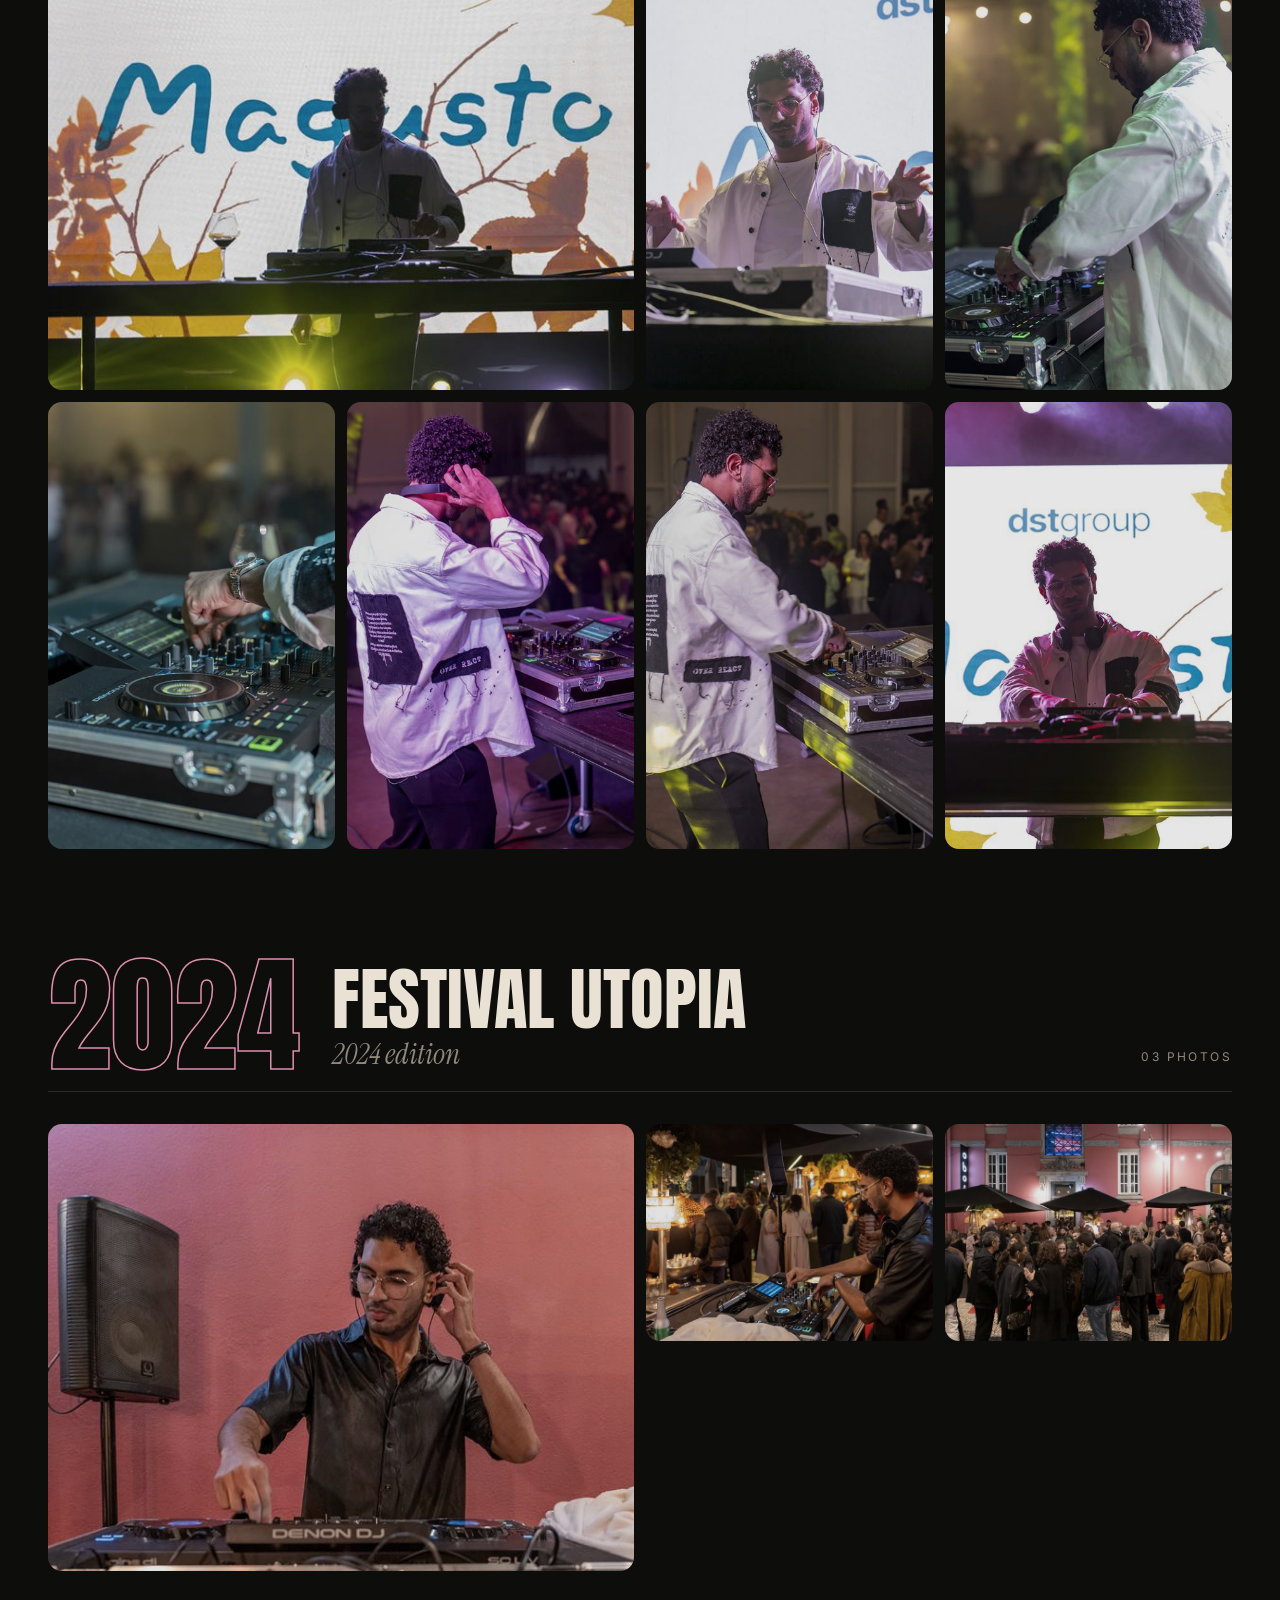
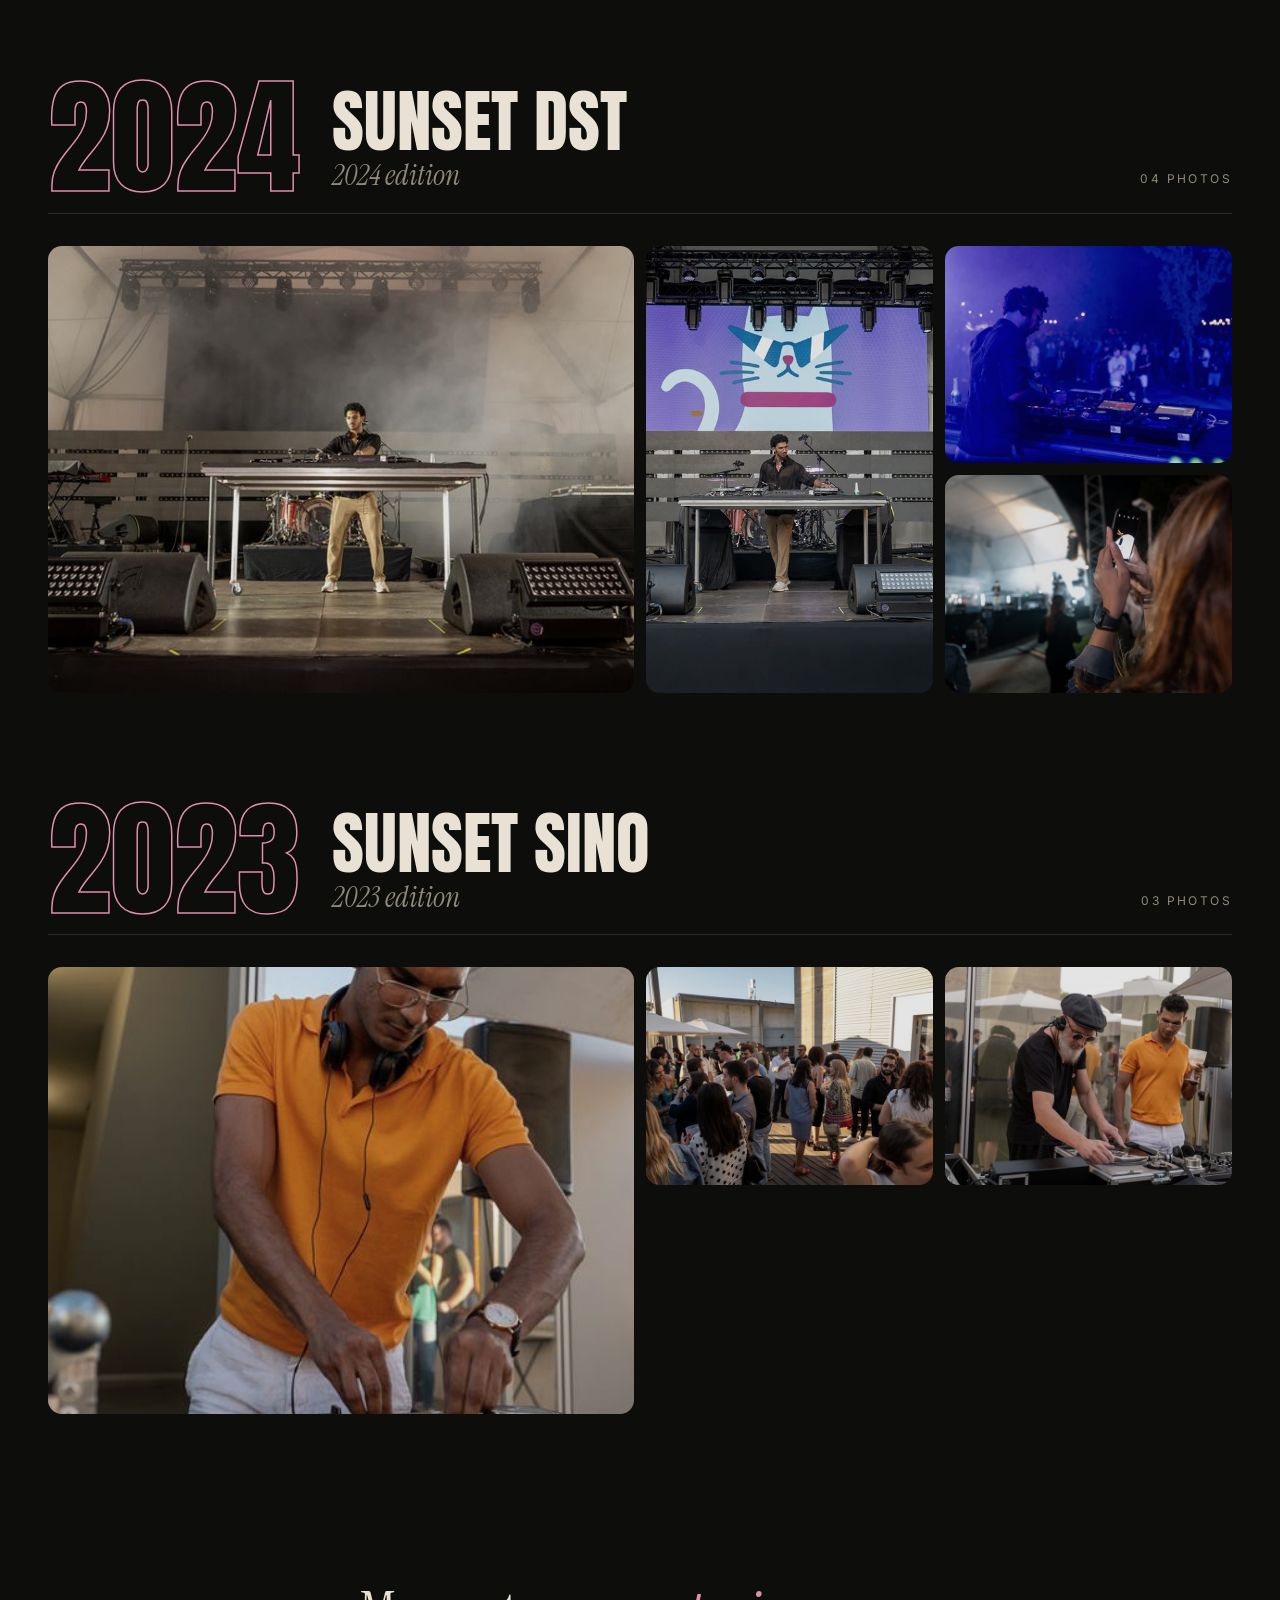
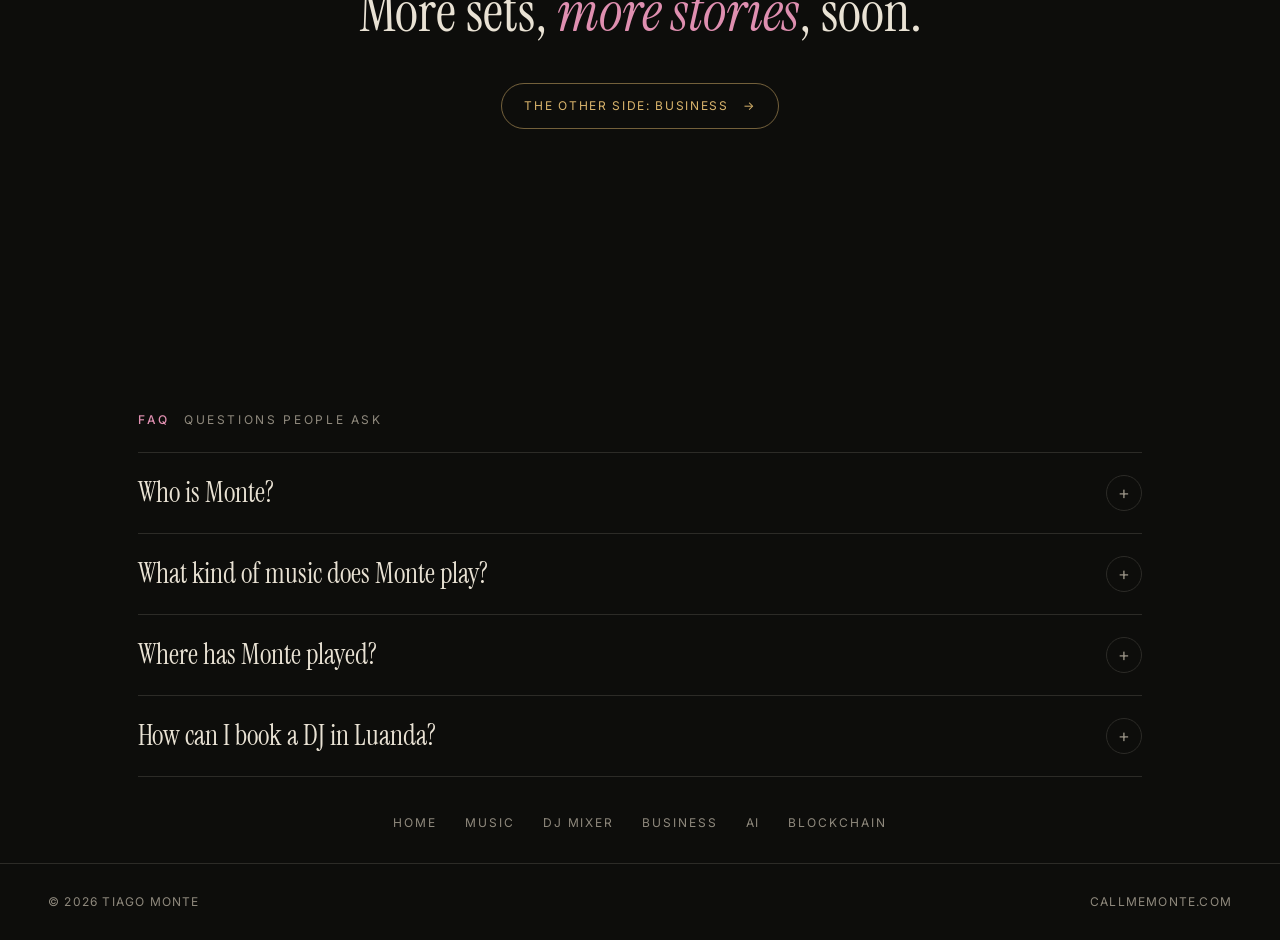
<file: art/index.html>
<!doctype html>
<html lang="en">
<head>
  <meta charset="utf-8">
  <meta name="viewport" content="width=device-width, initial-scale=1">
  <title>DJ in Luanda, Angola — Organic &amp; Afro House | Monte</title>
  <meta name="description" content="Monte (Tiago Monte) is an organic, afro and underground house DJ and producer in Luanda, Angola. Sets at Sunset Sino, Festival Utopia and more.">
  <meta name="author" content="Tiago Monte">
  <meta name="robots" content="index, follow, max-image-preview:large">
  <!-- English and Portuguese versions of this page (the address of each is set as canonical by i18n.js) -->
  <link rel="canonical" href="https://callmemonte.com/art/">
  <link rel="alternate" hreflang="en" href="https://callmemonte.com/art/">
  <link rel="alternate" hreflang="pt" href="https://callmemonte.com/art/?lang=pt">
  <link rel="alternate" hreflang="x-default" href="https://callmemonte.com/art/">
  <!-- how the page looks when shared (LinkedIn, WhatsApp, X, ...) -->
  <meta property="og:type" content="website">
  <meta property="og:site_name" content="Call me Monte">
  <meta property="og:title" content="DJ in Luanda, Angola — Organic &amp; Afro House | Monte">
  <meta property="og:description" content="Monte (Tiago Monte) is an organic, afro and underground house DJ and producer in Luanda, Angola. Sets at Sunset Sino, Festival Utopia and more.">
  <meta property="og:url" content="https://callmemonte.com/art/">
  <meta property="og:image" content="https://callmemonte.com/og-home.jpg">
  <meta property="og:image:width" content="1200">
  <meta property="og:image:height" content="630">
  <meta property="og:image:alt" content="Tiago Monte — Call me Monte">
  <meta property="og:locale" content="en_US">
  <meta property="og:locale:alternate" content="pt_PT">
  <meta name="twitter:card" content="summary_large_image">
  <meta name="twitter:title" content="DJ in Luanda, Angola — Organic &amp; Afro House | Monte">
  <meta name="twitter:description" content="Monte (Tiago Monte) is an organic, afro and underground house DJ and producer in Luanda, Angola. Sets at Sunset Sino, Festival Utopia and more.">
  <meta name="twitter:image" content="https://callmemonte.com/og-home.jpg">
  <!-- who this site is about, in a form search engines read -->
  <script type="application/ld+json">
  {
    "@context": "https://schema.org",
    "@graph": [
      {
        "@type": "ProfilePage",
        "@id": "https://callmemonte.com/art/#page",
        "url": "https://callmemonte.com/art/",
        "name": "Tiago Monte — Music",
        "about": {
          "@id": "https://callmemonte.com/#person"
        },
        "mainEntity": {
          "@type": "Person",
          "@id": "https://callmemonte.com/#person",
          "name": "Tiago Monte",
          "alternateName": [
            "Monte",
            "Call me Monte"
          ],
          "sameAs": [
            "https://www.linkedin.com/in/tiago-monte-9a91bb111",
            "https://soundcloud.com/tigas-m"
          ]
        },
        "isPartOf": {
          "@type": "WebSite",
          "@id": "https://callmemonte.com/#website",
          "url": "https://callmemonte.com/"
        }
      },
      {
        "@type": "BreadcrumbList",
        "itemListElement": [
          {
            "@type": "ListItem",
            "position": 1,
            "name": "Tiago Monte",
            "item": "https://callmemonte.com/"
          },
          {
            "@type": "ListItem",
            "position": 2,
            "name": "Music",
            "item": "https://callmemonte.com/art/"
          }
        ]
      }
    ]
  }
  </script>
  <meta name="theme-color" content="#0d0d0b">
  <link rel="icon" href="data:image/svg+xml,%3Csvg xmlns='http://www.w3.org/2000/svg' viewBox='0 0 64 64'%3E%3Ccircle cx='32' cy='32' r='32' fill='%23e9e2d4'/%3E%3Ctext x='32' y='42' font-family='Impact,sans-serif' font-size='34' fill='%230d0d0b' text-anchor='middle'%3EM%3C/text%3E%3C/svg%3E">
  <script>document.documentElement.classList.add('js');</script>
  <link rel="preconnect" href="https://fonts.googleapis.com">
  <link rel="preconnect" href="https://fonts.gstatic.com" crossorigin>
  <link href="https://fonts.googleapis.com/css2?family=Anton&family=Instrument+Serif:ital@0;1&family=Inter:wght@400;500;600&display=swap" rel="stylesheet">
  <style>
    :root {
      --bg: #0d0d0b; --bg-2: #151512; --card: #1a1a17;
      --text: #e9e2d4; --muted: #8f897d; --line: #2c2b27;
      --accent: #df8fb0; --biz: #d9b46c;   /* Frequency colour, same as the Frequency side on the home page */
      --display: "Anton", Impact, "Arial Narrow", sans-serif;
      --serif: "Instrument Serif", Georgia, serif;
      --sans: "Inter", system-ui, -apple-system, "Segoe UI", sans-serif;
      --pad: clamp(16px, 4vw, 48px);
    }
    * { box-sizing: border-box; margin: 0; padding: 0; }
    html { scroll-behavior: smooth; }
    body { background: var(--bg); color: var(--text); font-family: var(--sans); font-size: 16px; line-height: 1.65; -webkit-font-smoothing: antialiased; overflow-x: hidden; }
    a { color: inherit; text-decoration: none; }
    button { font: inherit; color: inherit; }
    ::selection { background: var(--accent); color: var(--bg); }

    .grain {
      position: fixed; inset: -50%; z-index: 100; pointer-events: none; opacity: .06;
      background-image: url("data:image/svg+xml,%3Csvg xmlns='http://www.w3.org/2000/svg' width='200' height='200'%3E%3Cfilter id='n'%3E%3CfeTurbulence type='fractalNoise' baseFrequency='.9' numOctaves='3' stitchTiles='stitch'/%3E%3C/filter%3E%3Crect width='100%25' height='100%25' filter='url(%23n)'/%3E%3C/svg%3E");
      animation: grain 1.2s steps(6) infinite;
    }
    @keyframes grain { 0%,100% { transform: translate(0,0); } 20% { transform: translate(-3%,2%); } 40% { transform: translate(2%,-3%); } 60% { transform: translate(-2%,-1%); } 80% { transform: translate(3%,3%); } }

    /* nav */
    nav { position: fixed; top: 0; left: 0; right: 0; z-index: 50; display: flex; align-items: center; justify-content: space-between; padding: 20px var(--pad); transition: background .4s; }
    nav.solid { background: color-mix(in srgb, var(--bg) 80%, transparent); backdrop-filter: blur(10px); }
    .logo { width: 44px; height: 44px; border-radius: 50%; display: grid; place-items: center; background: var(--text); color: var(--bg); font-family: var(--display); font-size: 17px; }
    .pill { border: 1px solid var(--text); border-radius: 999px; padding: 10px 20px; font-size: 12px; letter-spacing: .1em; text-transform: uppercase; font-weight: 500; transition: background .3s, color .3s; display: inline-flex; gap: 10px; align-items: center; }
    .pill:hover { background: var(--text); color: var(--bg); }

    /* hero */
    .hero { padding: 150px var(--pad) 60px; position: relative; }
    .tag { font-size: 12px; letter-spacing: .22em; text-transform: uppercase; color: var(--muted); display: flex; gap: 14px; align-items: center; margin-bottom: 22px; }
    .tag b { color: var(--accent); font-weight: 500; }
    h1 { font-family: var(--display); font-weight: 400; text-transform: uppercase; font-size: clamp(88px, 20vw, 300px); line-height: .82; letter-spacing: -.01em; }
    h1 span { display: inline-block; }
    .js h1 span { transform: translateY(105%); animation: rise 1.1s cubic-bezier(.2,.8,.2,1) forwards; }
    h1 .wrap { display: block; overflow: hidden; }
    @keyframes rise { to { transform: none; } }
    .hero-foot { display: flex; flex-wrap: wrap; justify-content: space-between; align-items: end; gap: 24px; margin-top: 28px; padding-top: 24px; border-top: 1px solid var(--line); }
    .lede { font-family: var(--serif); font-size: clamp(22px, 2.4vw, 32px); line-height: 1.25; max-width: 620px; }
    .lede i { color: var(--accent); }
    .count { font-size: 12px; letter-spacing: .2em; text-transform: uppercase; color: var(--muted); }
    .count b { color: var(--text); font-weight: 500; }

    .nav-links { display: flex; gap: 32px; font-size: 13px; letter-spacing: .08em; text-transform: uppercase; }
    .nav-links a { color: var(--muted); transition: color .2s; }
    .nav-links a:hover, .nav-links a[aria-current] { color: var(--text); }
    .nav-links a[aria-current] { box-shadow: inset 0 -1px var(--accent); }
    @media (max-width: 600px) { .nav-links { gap: 20px; font-size: 12px; } }


    /* section heads */
    .sec { padding: clamp(80px, 11vw, 150px) var(--pad) 0; }
    .sec h2.big { font-family: var(--display); font-weight: 400; text-transform: uppercase; font-size: clamp(48px, 8vw, 128px); line-height: .9; margin-bottom: 48px; }
    .sec h2.big em { font-family: var(--serif); text-transform: none; color: var(--accent); }

    /* sound: what I make and how I share it */
    .sound { display: grid; grid-template-columns: repeat(3, 1fr); gap: 20px; }
    .sound article { background: var(--card); border: 1px solid var(--line); border-radius: 22px; padding: clamp(26px, 3.4vw, 40px); display: flex; flex-direction: column; gap: 14px; transition: border-color .4s, transform .5s cubic-bezier(.2,.8,.2,1); }
    .sound article:hover { border-color: color-mix(in srgb, var(--accent) 50%, var(--line)); transform: translateY(-4px); }
    .sound .no { font-family: var(--display); font-size: 14px; letter-spacing: .12em; color: var(--accent); }
    .sound h3, .sound .h3 { display: block; font-family: var(--display); font-weight: 400; text-transform: uppercase; font-size: clamp(34px, 3.6vw, 52px); line-height: .95; }
    .sound p { color: var(--muted); font-size: 16px; }
    .genres { display: flex; flex-wrap: wrap; gap: 10px; margin-top: auto; padding-top: 10px; }
    .genres span { padding: 8px 14px; border-radius: 999px; font-size: 13px; color: var(--accent); border: 1px solid color-mix(in srgb, var(--accent) 40%, transparent); background: color-mix(in srgb, var(--accent) 7%, var(--bg)); }
    .eq { display: flex; gap: 4px; align-items: flex-end; height: 26px; margin-top: auto; }
    .eq i { width: 4px; background: var(--accent); border-radius: 2px; animation: eq 1.1s ease-in-out infinite; }
    .eq i:nth-child(1) { animation-delay: -.2s; } .eq i:nth-child(2) { animation-delay: -.6s; } .eq i:nth-child(3) { animation-delay: -.4s; } .eq i:nth-child(4) { animation-delay: -.9s; } .eq i:nth-child(5) { animation-delay: -.1s; }
    @keyframes eq { 0%,100% { height: 25%; } 50% { height: 100%; } }
    /* DJ sets: full width under the other two cards, room for the longer text */
    .sound { grid-template-columns: 1fr 1fr; }
    .sound .wide { grid-column: 1 / -1; order: 1; }
    .sound .dj-lead { display: block; margin-top: 14px; font-family: var(--serif); font-size: clamp(26px, 3vw, 42px); line-height: 1.15; color: var(--text); max-width: 900px; }
    .sound .dj-lead em { color: var(--accent); }
    .sound .dj-close { font-family: var(--serif); font-style: italic; font-size: clamp(22px, 2.2vw, 30px); line-height: 1.25; color: var(--accent); max-width: 820px; margin-top: 28px; }

    /* DJ sets opens like the rows in "The road so far" */
    .dj-head { all: unset; box-sizing: border-box; width: 100%; cursor: pointer; display: flex; justify-content: space-between; align-items: flex-start; gap: 24px; }
    .dj-head .no { display: block; margin-bottom: 14px; }
    .dj-head:focus-visible { outline: 1px solid var(--accent); outline-offset: 6px; border-radius: 8px; }
    .dj .h3 { transition: transform .45s cubic-bezier(.2,.8,.2,1), color .4s; }
    .dj:hover .h3, .dj.open .h3 { transform: translateX(10px); color: var(--accent); }
    .toggle { position: relative; width: 44px; height: 44px; border: 1px solid var(--line); border-radius: 50%; flex: none; transition: background .35s, border-color .35s, transform .45s cubic-bezier(.2,.8,.2,1); }
    .toggle::before, .toggle::after { content: ""; position: absolute; left: 50%; top: 50%; width: 14px; height: 1.5px; margin: -.75px 0 0 -7px; background: var(--accent); transition: transform .45s cubic-bezier(.2,.8,.2,1), background .35s; }
    .toggle::after { transform: rotate(90deg); }
    .dj:hover .toggle { border-color: var(--accent); }
    .dj.open .toggle { background: var(--accent); border-color: var(--accent); transform: rotate(180deg); }
    .dj.open .toggle::before, .dj.open .toggle::after { background: var(--bg); }
    .dj.open .toggle::after { transform: rotate(0deg); }
    .dj-body { display: grid; grid-template-rows: 0fr; transition: grid-template-rows .6s cubic-bezier(.2,.8,.2,1); }
    .dj.open .dj-body { grid-template-rows: 1fr; }
    .dj-body > div { overflow: hidden; }
    .dj-inner { padding-top: 32px; max-width: 900px; opacity: 0; transform: translateY(-8px); transition: opacity .4s ease, transform .5s cubic-bezier(.2,.8,.2,1); }
    .dj.open .dj-inner { opacity: 1; transform: none; transition-delay: .12s; }
    /* paragraphs as numbered points joined by a thread */
    .dj-text { display: grid; gap: 22px; position: relative; }
    .dj-text::before { content: ""; position: absolute; left: 13px; top: 14px; bottom: 14px; width: 1px; background: linear-gradient(to bottom, var(--accent), color-mix(in srgb, var(--accent) 15%, transparent)); transform: scaleY(0); transform-origin: top; transition: transform .9s cubic-bezier(.2,.8,.2,1) .15s; }
    .dj.open .dj-text::before { transform: scaleY(1); }
    .dj-text p { position: relative; padding-left: 40px; color: var(--muted); font-size: 16px; line-height: 1.65; opacity: 0; transform: translateX(-6px); transition: color .3s; }
    .dj.open .dj-text p { opacity: 1; transform: none; transition: color .3s, opacity .5s ease, transform .5s cubic-bezier(.2,.8,.2,1); }
    .dj.open .dj-text p:nth-child(1) { transition-delay: 0s, .2s, .2s; }
    .dj.open .dj-text p:nth-child(2) { transition-delay: 0s, .3s, .3s; }
    .dj.open .dj-text p:nth-child(3) { transition-delay: 0s, .4s, .4s; }
    .dj.open .dj-text p:nth-child(4) { transition-delay: 0s, .5s, .5s; }
    .dj-text p::before { content: ""; position: absolute; left: 9px; top: 9px; width: 9px; height: 9px; border-radius: 50%; background: var(--card); border: 1px solid var(--accent); box-shadow: 0 0 0 4px var(--card); transition: background .35s, transform .35s cubic-bezier(.2,.8,.2,1); }
    .dj-text p:hover { color: var(--text); }
    .dj-text p:hover::before { background: var(--accent); transform: scale(1.3); }
    .dj .eq { margin-top: 24px; }
    .sound .wide:hover { transform: none; }
    @media (prefers-reduced-motion: reduce) { .dj-text p { opacity: 1; transform: none; } .dj-text::before { transform: none; } }
    @media (max-width: 860px) { .sound { grid-template-columns: 1fr; } }
    #events { scroll-margin-top: 40px; }

    /* the other side */
    .other { display: inline-flex; align-items: center; gap: 14px; margin-top: 28px; font-size: 12px; letter-spacing: .14em; text-transform: uppercase; color: var(--biz); padding: 12px 22px; border: 1px solid color-mix(in srgb, var(--biz) 50%, transparent); border-radius: 999px; transition: background .35s, color .35s; }
    .other:hover { background: var(--biz); color: var(--bg); }

    /* index of events (jump links) */
    .index { position: sticky; top: 84px; z-index: 20; display: flex; gap: 10px; overflow-x: auto; padding: 14px var(--pad); scrollbar-width: none; background: linear-gradient(var(--bg) 70%, transparent); }
    .index::-webkit-scrollbar { display: none; }
    .index a {
      flex: none; display: inline-flex; gap: 10px; align-items: baseline; padding: 10px 18px; border-radius: 999px;
      border: 1px solid var(--line); font-size: 14px; color: var(--muted); transition: color .3s, border-color .3s, background .3s;
    }
    .index a small { font-size: 11px; letter-spacing: .12em; }
    .index a:hover, .index a.active { color: var(--bg); background: var(--accent); border-color: var(--accent); }

    /* one block per event */
    .event { padding: clamp(64px, 9vw, 120px) var(--pad) 0; scroll-margin-top: 140px; }
    .event-head { display: grid; grid-template-columns: auto 1fr auto; gap: 8px 32px; align-items: end; margin-bottom: 32px; padding-bottom: 24px; border-bottom: 1px solid var(--line); }
    .year { font-family: var(--display); font-size: clamp(64px, 10vw, 150px); line-height: .8; color: transparent; -webkit-text-stroke: 1.5px var(--accent); }
    .event h2 { font-family: var(--display); font-weight: 400; text-transform: uppercase; font-size: clamp(36px, 5.4vw, 80px); line-height: .9; }
    .event h2 em { display: block; font-family: var(--serif); font-style: italic; text-transform: none; font-size: .42em; color: var(--muted); margin-top: 10px; letter-spacing: 0; }
    .event .n { font-size: 12px; letter-spacing: .2em; text-transform: uppercase; color: var(--muted); white-space: nowrap; }
    @media (max-width: 700px) {
      .event-head { grid-template-columns: 1fr; }
      .year { font-size: 72px; }
    }

    /* photo grid: the first photo (cover) is larger */
    .grid { display: grid; grid-template-columns: repeat(4, 1fr); grid-auto-rows: clamp(140px, 17vw, 260px); grid-auto-flow: dense; gap: 12px; }
    .ph { position: relative; overflow: hidden; border-radius: 14px; background: var(--card); cursor: zoom-in; border: 0; padding: 0; display: block; }
    .ph.p { grid-row: span 2; }
    .ph.cover { grid-column: span 2; grid-row: span 2; }
    .ph img {
      width: 100%; height: 100%; object-fit: cover; display: block;
      filter: saturate(.75) brightness(.9); transform: scale(1.02);
      transition: filter .6s ease, transform .9s cubic-bezier(.2,.8,.2,1);
    }
    .ph:hover img, .ph:focus-visible img { filter: none; transform: scale(1.07); }
    .ph:focus-visible { outline: 2px solid var(--accent); outline-offset: 3px; }
    .ph::after {
      content: "↗"; position: absolute; right: 12px; bottom: 12px; width: 34px; height: 34px; border-radius: 50%;
      display: grid; place-items: center; background: var(--accent); color: var(--bg); font-size: 14px;
      opacity: 0; transform: scale(.6); transition: opacity .35s, transform .35s cubic-bezier(.2,.8,.2,1);
    }
    .ph:hover::after { opacity: 1; transform: none; }
    .js .ph { opacity: 0; transform: translateY(30px); transition: opacity .9s ease var(--d, 0s), transform .9s cubic-bezier(.2,.8,.2,1) var(--d, 0s); }
    .js .ph.in { opacity: 1; transform: none; }
    @media (max-width: 860px) { .grid { grid-template-columns: repeat(2, 1fr); grid-auto-rows: 42vw; } .ph.cover { grid-column: span 2; grid-row: span 2; } }

    /* lightbox */
    .lb { position: fixed; inset: 0; z-index: 90; background: rgba(8,8,7,.94); backdrop-filter: blur(6px); display: grid; grid-template-rows: auto 1fr auto; opacity: 0; pointer-events: none; transition: opacity .35s; }
    .lb.open { opacity: 1; pointer-events: auto; }
    .lb-top, .lb-bottom { display: flex; justify-content: space-between; align-items: center; padding: 18px var(--pad); font-size: 12px; letter-spacing: .18em; text-transform: uppercase; color: var(--muted); }
    .lb-top b { color: var(--text); font-weight: 500; }
    .lb-stage { position: relative; display: grid; place-items: center; min-height: 0; padding: 0 var(--pad); }
    /* fit the whole photo on screen: leave room for the top bar and the counter below */
    .lb-stage img { width: auto; height: auto; max-width: 100%; max-height: calc(100svh - 180px); object-fit: contain; border-radius: 10px; transition: opacity .25s, transform .4s cubic-bezier(.2,.8,.2,1); }
    .lb-stage img.swap { opacity: 0; transform: scale(.98); }
    .round { width: 52px; height: 52px; border-radius: 50%; border: 1px solid var(--line); background: var(--bg); cursor: pointer; display: grid; place-items: center; font-size: 18px; transition: background .3s, color .3s, border-color .3s; }
    .round:hover { background: var(--accent); color: var(--bg); border-color: var(--accent); }
    .lb-prev, .lb-next { position: absolute; top: 50%; transform: translateY(-50%); }
    .lb-prev { left: var(--pad); } .lb-next { right: var(--pad); }
    .dots { display: flex; gap: 6px; }
    .dots i { width: 6px; height: 6px; border-radius: 50%; background: var(--line); transition: background .3s, width .3s; }
    .dots i.on { background: var(--accent); width: 20px; border-radius: 3px; }
    @media (max-width: 700px) {
      .lb-prev, .lb-next { position: fixed; top: auto; bottom: 16px; transform: none; }
      .lb-bottom { flex-direction: column; justify-content: center; gap: 10px; min-height: 92px; }
      .lb-stage img { max-height: calc(100svh - 200px); }
    }

    /* more to come */
    .soon { text-align: center; padding: clamp(100px, 13vw, 170px) var(--pad); }
    .soon p { font-family: var(--serif); font-size: clamp(30px, 4.4vw, 60px); line-height: 1.1; }
    .soon p i { color: var(--accent); }
    .soon .other { margin-top: 40px; }
    /* SoundCloud link in the intro */
    .listen { display: inline-flex; align-items: center; gap: 12px; padding: 12px 22px; border-radius: 999px; font-size: 12px; letter-spacing: .14em; text-transform: uppercase; color: var(--accent); border: 1px solid color-mix(in srgb, var(--accent) 50%, transparent); transition: background .35s, color .35s; }
    .listen:hover { background: var(--accent); color: var(--bg); }
    .listen + .listen { margin-left: 8px; }
    @media (max-width: 480px) { .listen + .listen { margin: 10px 0 0; } }
    .event-intro .lede .count { display: block; margin-top: 14px; font-family: var(--sans); }

    footer { display: flex; justify-content: space-between; flex-wrap: wrap; gap: 12px; padding: 28px var(--pad); border-top: 1px solid var(--line); font-size: 12px; letter-spacing: .1em; text-transform: uppercase; color: var(--muted); }

    @media (prefers-reduced-motion: reduce) {
      *, *::before, *::after { animation: none !important; transition: none !important; }
      .js h1 span, .js .ph { transform: none; opacity: 1; }
    }
  </style>
  <link rel="stylesheet" href="../site.css">
</head>
<body>
  <div class="grain" aria-hidden="true"></div>

  <nav id="nav">
    <a class="logo" href="../" aria-label="Home">M</a>
    <div class="nav-links">
      <a href="./" aria-current="page">Music</a>
      <a href="../business/">Business</a>
      <a href="../ai/">AI</a>
    </div>
    <a class="pill" href="../"><span aria-hidden="true">←</span> Home</a>
  </nav>

  <header class="hero">
    <p class="tag"><b>I.</b> DJ &amp; producer in Luanda, Angola</p>
    <h1><span class="wrap"><span>Music</span></span></h1>
    <div class="hero-foot">
      <p class="lede">Music where inspiration leads. <i>Sharing the art, one set at a time.</i></p>
      <a class="listen" href="https://soundcloud.com/tigas-m" target="_blank" rel="noopener me">Listen on SoundCloud <span aria-hidden="true">↗</span></a>
      <a class="listen" href="../mixer/">Try the decks <span aria-hidden="true">→</span></a>
      <p class="count">Organic · Underground · House</p>
    </div>
  </header>

  <section class="sec" id="sound">
    <p class="tag"><b>01</b> Sound</p>
    <h2 class="big">Born in the <em>studio,</em><br>alive on the dance floor</h2>
    <div class="sound">
      <article>
        <span class="no">Studio</span>
        <h3>Production</h3>
        <p>I produce within the creative house space: organic, underground and afrotech. I don't limit myself to one style; I follow what inspiration asks for.</p>
        <div class="eq" aria-hidden="true"><i></i><i></i><i></i><i></i><i></i></div>
      </article>
      <article class="wide dj">
        <button class="dj-head" aria-expanded="false" aria-controls="dj-body">
          <span>
            <span class="no">Live</span>
            <span class="h3">DJ sets</span>
            <span class="dj-lead">DJing is how I share my art <em>with the world</em></span>
          </span>
          <i class="toggle" aria-hidden="true"></i>
        </button>
        <div class="dj-body" id="dj-body"><div><div class="dj-inner">
        <div class="dj-text">
          <p>For me, DJing is more than mixing tracks. It is the art of feeling a room, reading its energy, and transforming a fleeting moment into an unforgettable experience.</p>
          <p>Every set is a journey, a story told through rhythm, atmosphere, and emotion. Like a sine wave in motion, it rises to euphoric heights and falls into soulful valleys. The peaks ignite the dance floor, while the quieter moments offer space to breathe, take a sip, and surrender to the music.</p>
          <p>It’s a delicate dance between tension and release, anticipation and exhilaration. Every beat has a purpose, every transition tells a story, and every silence makes the next drop more powerful.</p>
          <p>Because the magic isn’t just in the music. It’s in the connection, the warmth, the shared energy, and those moments when strangers become one with the rhythm.</p>
        </div>
        <p class="dj-close">I don’t just play music. I create moments you can feel long after the last track fades.</p>
        </div></div></div>
        <div class="eq" aria-hidden="true"><i></i><i></i><i></i><i></i><i></i></div>
      </article>
      <article>
        <span class="no">Sound</span>
        <h3>Genres</h3>
        <p>Where my music lives right now.</p>
        <div class="genres"><span>Organic house</span><span>Underground house</span><span>Afrotech</span></div>
      </article>
    </div>
  </section>

  <section class="sec" id="events">
    <p class="tag"><b>02</b> Events</p>
    <div class="event-intro">
      <h2 class="big">The venues <em>I've played</em></h2>
      <p class="lede">And the people who made them. <span class="count" id="count"></span></p>
    </div>
  </section>

  <div class="index" id="index" aria-label="Jump to an event"></div>
  <main id="event-list"></main>

  <section class="soon">
    <p>More sets, <i>more stories</i>, soon.</p>
    <a class="other" href="../business/">The other side: Business <span aria-hidden="true">→</span></a>
  </section>

  <section class="sec faq-sec" id="faq" aria-labelledby="faqTitle">
    <p class="tag"><b>FAQ</b> <span id="faqTitle">Questions people ask</span></p>
    <div class="faq">
      <details><summary>Who is Monte?</summary><p>Monte is the DJ name of Tiago Monte, an organic, afro and underground house DJ and producer based in Luanda, Angola.</p></details>
      <details><summary>What kind of music does Monte play?</summary><p>Organic house, afro house and underground house: warm, melodic grooves made for sunsets and long nights on the dance floor.</p></details>
      <details><summary>Where has Monte played?</summary><p>Sunset Sino, Sunset DST, Festival Utopia, Magusto and Abrir Abril, among other events.</p></details>
      <details><summary>How can I book a DJ in Luanda?</summary><p>To book Monte for a party, a sunset or a festival, send a message on LinkedIn with the date, the place and the kind of event.</p></details>
    </div>
  </section>
  <script type="application/ld+json">
{
 "@context": "https://schema.org",
 "@type": "FAQPage",
 "@id": "https://callmemonte.com/art/#faq",
 "mainEntity": [
  {
   "@type": "Question",
   "name": "Who is Monte?",
   "acceptedAnswer": {
    "@type": "Answer",
    "text": "Monte is the DJ name of Tiago Monte, an organic, afro and underground house DJ and producer based in Luanda, Angola."
   }
  },
  {
   "@type": "Question",
   "name": "What kind of music does Monte play?",
   "acceptedAnswer": {
    "@type": "Answer",
    "text": "Organic house, afro house and underground house: warm, melodic grooves made for sunsets and long nights on the dance floor."
   }
  },
  {
   "@type": "Question",
   "name": "Where has Monte played?",
   "acceptedAnswer": {
    "@type": "Answer",
    "text": "Sunset Sino, Sunset DST, Festival Utopia, Magusto and Abrir Abril, among other events."
   }
  },
  {
   "@type": "Question",
   "name": "How can I book a DJ in Luanda?",
   "acceptedAnswer": {
    "@type": "Answer",
    "text": "To book Monte for a party, a sunset or a festival, send a message on LinkedIn with the date, the place and the kind of event."
   }
  }
 ]
}
  </script>

  <div class="site-links" role="navigation" aria-label="More from Monte"><a href="../">Home</a><a href="../art/">Music</a><a href="../mixer/">DJ mixer</a><a href="../business/">Business</a><a href="../ai/">AI</a><a href="../crypto/">Blockchain</a></div>
  <footer>
    <span>© <span id="year">2026</span> Tiago Monte</span>
    <span>callmemonte.com</span>
  </footer>

  <!-- Lightbox -->
  <div class="lb" id="lb" role="dialog" aria-modal="true" aria-label="Photo viewer">
    <div class="lb-top"><span id="lbTitle"></span><button class="round" id="lbClose" aria-label="Close">✕</button></div>
    <div class="lb-stage">
      <img id="lbImg" alt="">
      <button class="round lb-prev" id="lbPrev" aria-label="Previous photo">←</button>
      <button class="round lb-next" id="lbNext" aria-label="Next photo">→</button>
    </div>
    <div class="lb-bottom"><span id="lbCount"></span><span class="dots" id="lbDots"></span></div>
  </div>

  <script src="../i18n.js"></script>
  <script src="../site.js"></script>
  <script>
    /*
      To add an event: put its photos in img/<slug>/ (01.jpg, 02.jpg, ...) plus smaller copies in img/<slug>/thumb/,
      then add one entry below. "shapes" lists each photo's shape in order: "p" = portrait, "l" = landscape.
      The first photo is the cover.
    */
    const EVENTS = [
      { slug: 'abrir-abril-2025',     title: 'Abrir Abril',     year: 2025, shapes: ['p', 'l', 'p'] },
      { slug: 'magusto-2024',         title: 'Magusto',         year: 2024, shapes: ['l', 'p', 'p', 'p', 'p', 'p', 'p'] },
      { slug: 'festival-utopia-2024', title: 'Festival Utopia', year: 2024, shapes: ['l', 'l', 'l'] },
      { slug: 'sunset-dst-2024',      title: 'Sunset DST',      year: 2024, shapes: ['l', 'p', 'l', 'l'] },
      { slug: 'sunset-sino-2023',     title: 'Sunset Sino',     year: 2023, shapes: ['p', 'l', 'l'] },
    ];

    const pad = n => String(n).padStart(2, '0');
    const main = document.getElementById('event-list'), index = document.getElementById('index');
    const total = EVENTS.reduce((s, e) => s + e.shapes.length, 0);
    document.getElementById('count').innerHTML = `<b>${EVENTS.length}</b> events · <b>${total}</b> photos`;

    EVENTS.forEach((ev, ei) => {
      index.insertAdjacentHTML('beforeend', `<a href="#${ev.slug}" data-slug="${ev.slug}"><small>${ev.year}</small>${ev.title}</a>`);
      const photos = ev.shapes.map((s, i) => {
        const cls = ['ph', i === 0 ? 'cover' : (s === 'p' ? 'p' : '')].join(' ').trim();
        return `<button class="${cls}" style="--d:${(i % 4) * 0.08}s" data-ev="${ei}" data-i="${i}" aria-label="Open photo ${i + 1} of ${ev.title}">
                  <img src="img/${ev.slug}/thumb/${pad(i + 1)}.jpg" alt="Tiago Monte DJ set at ${ev.title} ${ev.year}, photo ${i + 1}" loading="lazy">
                </button>`;
      }).join('');
      main.insertAdjacentHTML('beforeend', `
        <section class="event" id="${ev.slug}">
          <div class="event-head">
            <span class="year">${ev.year}</span>
            <h2>${ev.title}<em>${ev.year} edition</em></h2>
            <span class="n">${pad(ev.shapes.length)} photos</span>
          </div>
          <div class="grid">${photos}</div>
        </section>`);
    });

    /* reveal photos as they scroll in */
    const io = new IntersectionObserver(es => es.forEach(e => { if (e.isIntersecting) { e.target.classList.add('in'); io.unobserve(e.target); } }), { threshold: .12 });
    document.querySelectorAll('.ph').forEach(p => io.observe(p));

    /* highlight the event you're looking at in the index */
    const spy = new IntersectionObserver(es => es.forEach(e => {
      if (!e.isIntersecting) return;
      index.querySelectorAll('a').forEach(a => a.classList.toggle('active', a.dataset.slug === e.target.id));
    }), { rootMargin: '-45% 0px -50% 0px' });
    document.querySelectorAll('.event').forEach(s => spy.observe(s));

    /* DJ sets: click to open or close */
    const dj = document.querySelector('.dj'), djHead = dj.querySelector('.dj-head');
    djHead.addEventListener('click', () => djHead.setAttribute('aria-expanded', dj.classList.toggle('open')));

    /* nav background once you scroll */
    const nav = document.getElementById('nav');
    addEventListener('scroll', () => nav.classList.toggle('solid', scrollY > 40), { passive: true });

    /* lightbox */
    const lb = document.getElementById('lb'), lbImg = document.getElementById('lbImg');
    let cur = { ev: 0, i: 0 }, lastFocus = null;
    const show = () => {
      const ev = EVENTS[cur.ev], n = ev.shapes.length;
      lbImg.classList.add('swap');
      const src = `img/${ev.slug}/${pad(cur.i + 1)}.jpg`;
      const pre = new Image(); pre.src = src;
      pre.onload = () => { lbImg.src = src; lbImg.alt = `Tiago Monte DJ set at ${ev.title} ${ev.year}, photo ${cur.i + 1}`; requestAnimationFrame(() => lbImg.classList.remove('swap')); };
      document.getElementById('lbTitle').innerHTML = `<b>${ev.title}</b> · ${ev.year}`;
      document.getElementById('lbCount').textContent = `${pad(cur.i + 1)} / ${pad(n)}`;
      document.getElementById('lbDots').innerHTML = ev.shapes.map((_, k) => `<i class="${k === cur.i ? 'on' : ''}"></i>`).join('');
    };
    const open = (ev, i) => { cur = { ev, i }; lastFocus = document.activeElement; lb.classList.add('open'); document.body.style.overflow = 'hidden'; show(); document.getElementById('lbClose').focus(); };
    const close = () => { lb.classList.remove('open'); document.body.style.overflow = ''; lastFocus && lastFocus.focus(); };
    const step = d => { const n = EVENTS[cur.ev].shapes.length; cur.i = (cur.i + d + n) % n; show(); };
    main.addEventListener('click', e => { const b = e.target.closest('.ph'); if (b) open(+b.dataset.ev, +b.dataset.i); });
    document.getElementById('lbClose').onclick = close;
    document.getElementById('lbPrev').onclick = () => step(-1);
    document.getElementById('lbNext').onclick = () => step(1);
    lb.addEventListener('click', e => { if (e.target === lb || e.target.classList.contains('lb-stage')) close(); });
    addEventListener('keydown', e => {
      if (!lb.classList.contains('open')) return;
      if (e.key === 'Escape') close(); if (e.key === 'ArrowRight') step(1); if (e.key === 'ArrowLeft') step(-1);
    });
    let tx = null;
    lb.addEventListener('touchstart', e => tx = e.touches[0].clientX, { passive: true });
    lb.addEventListener('touchend', e => { if (tx === null) return; const dx = e.changedTouches[0].clientX - tx; if (Math.abs(dx) > 50) step(dx < 0 ? 1 : -1); tx = null; });

    document.getElementById('year').textContent = new Date().getFullYear();
  </script>
</body>
</html>
</file>
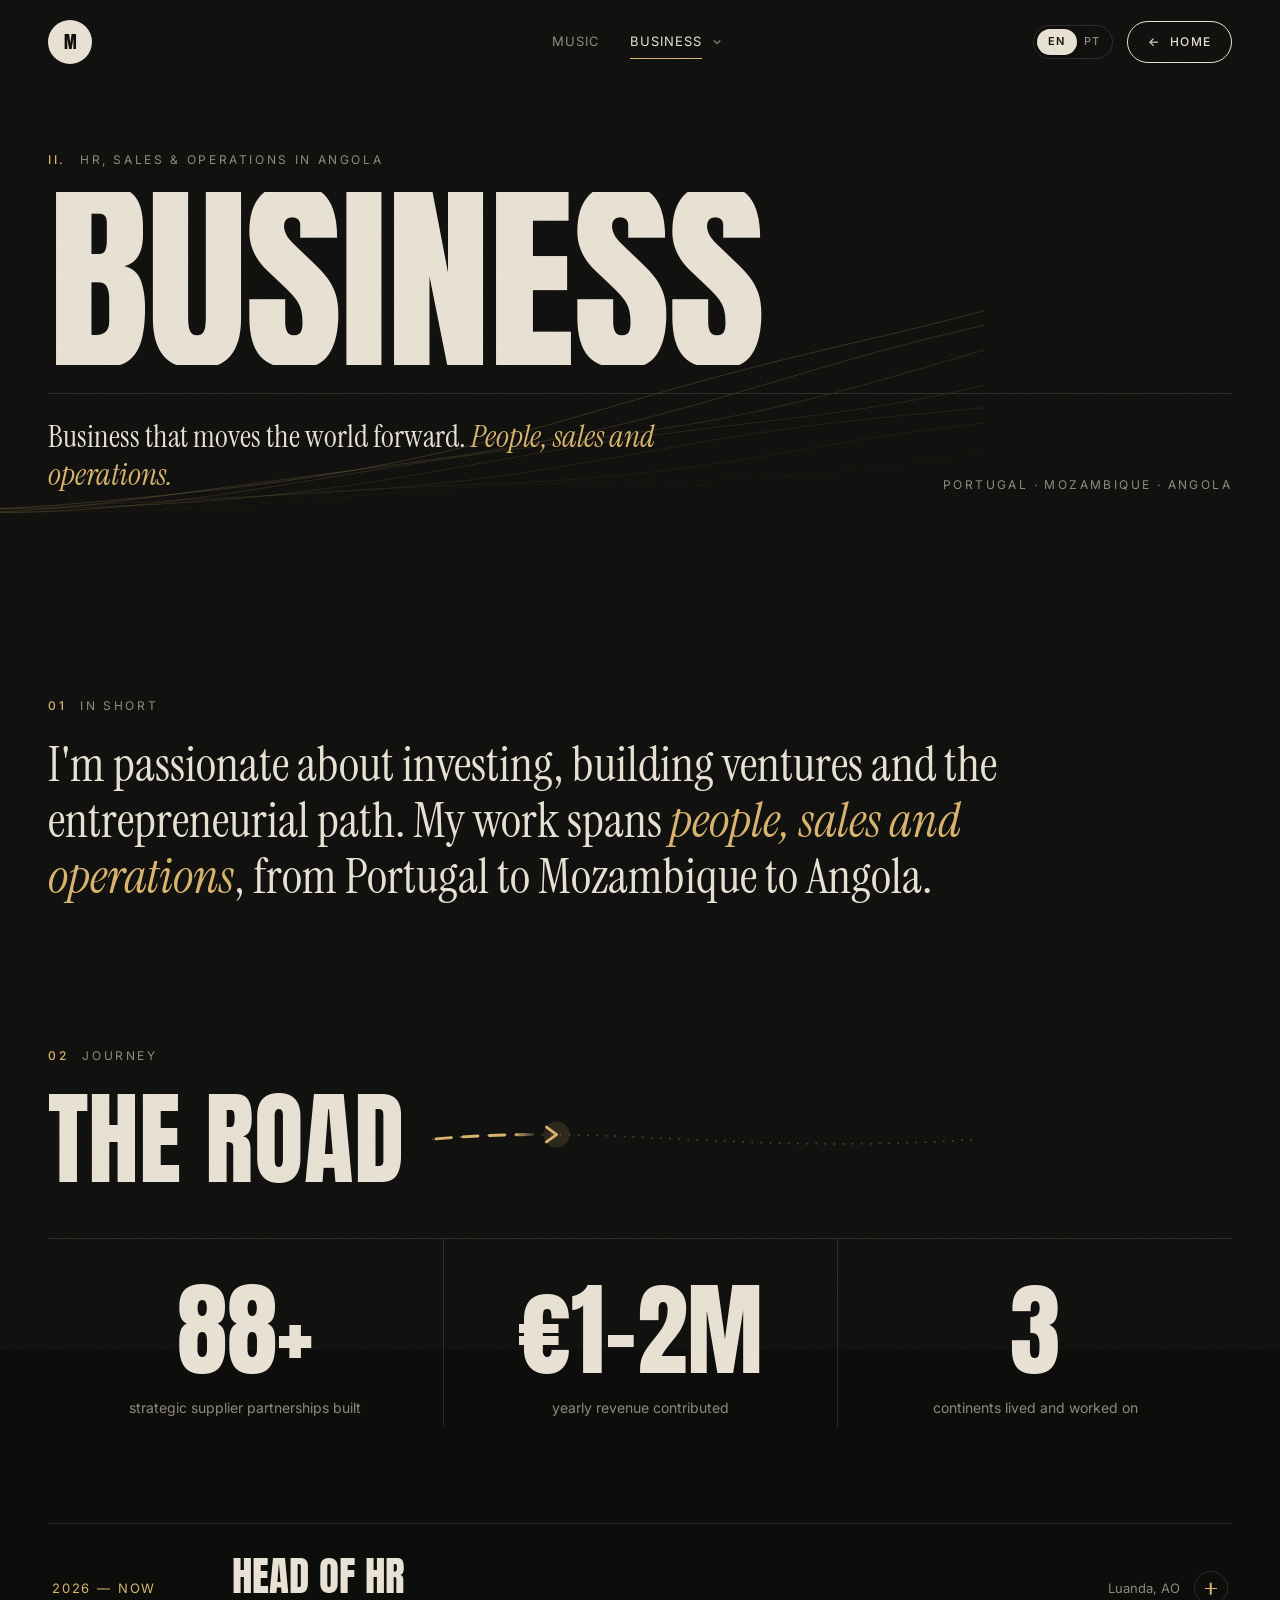
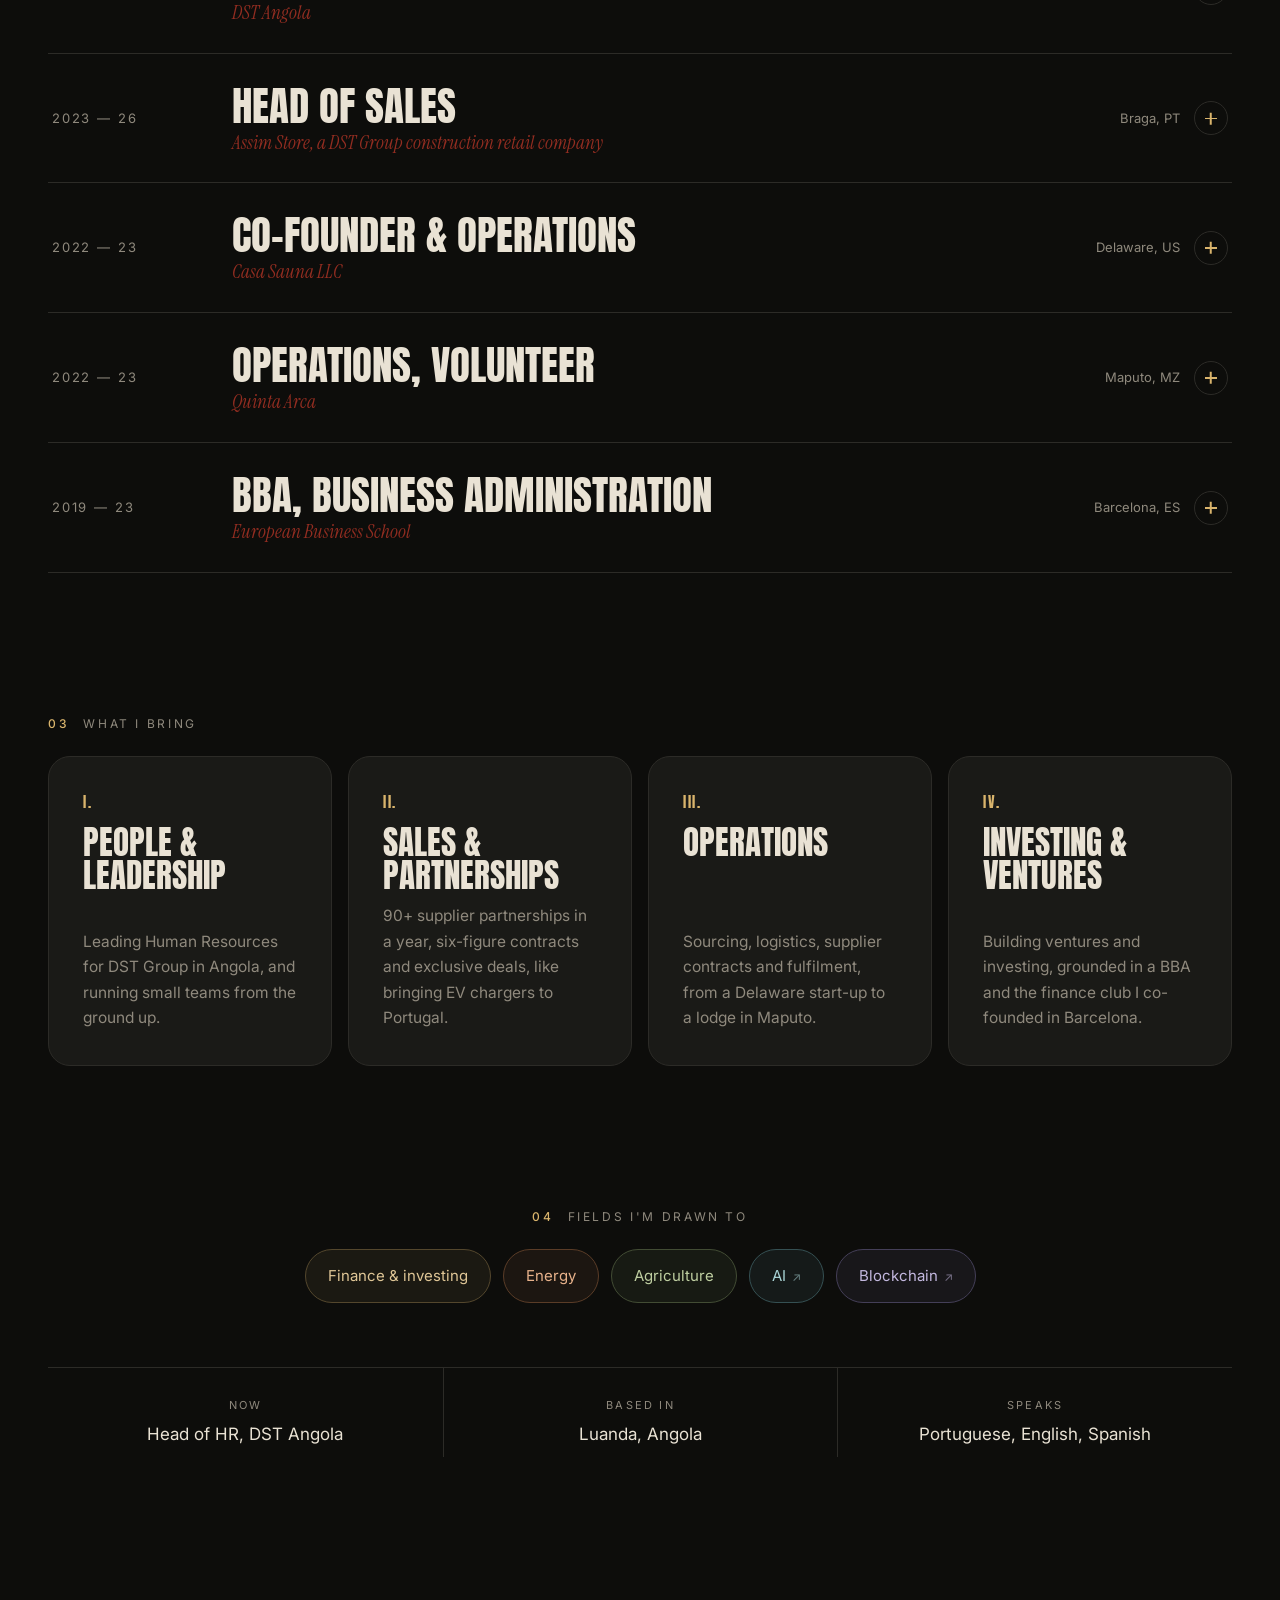
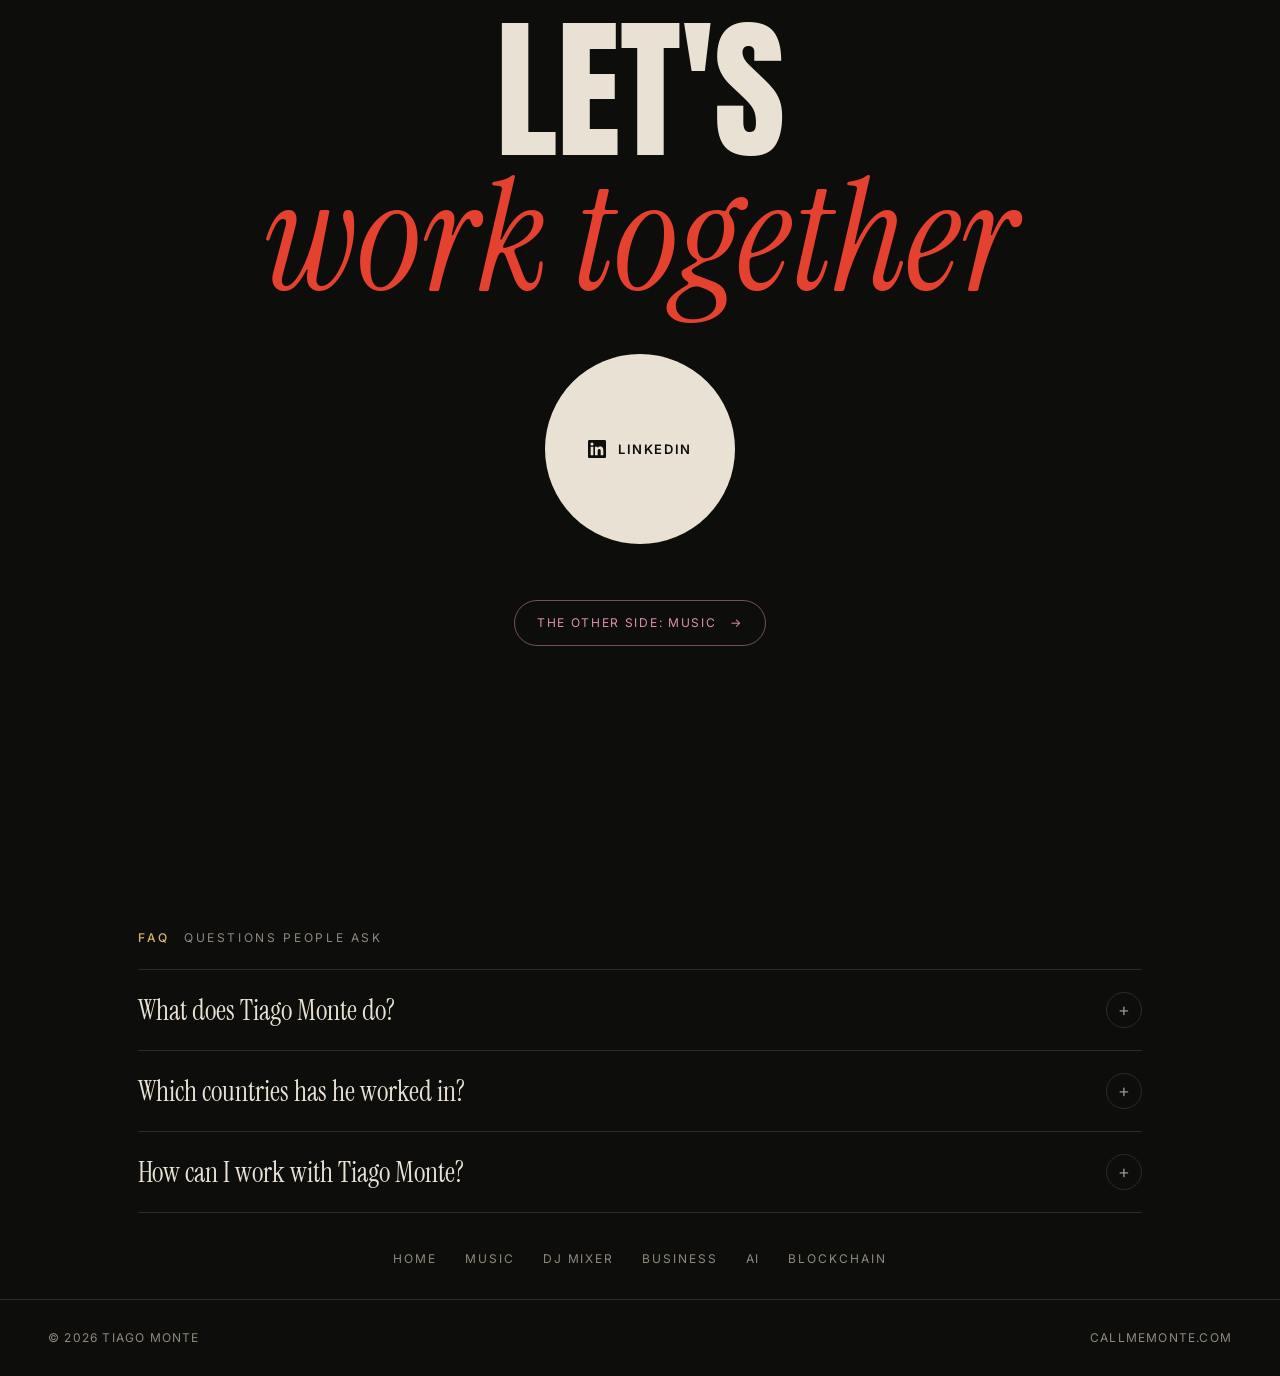
<file: business/index.html>
<!doctype html>
<html lang="en">
<head>
  <meta charset="utf-8">
  <meta name="viewport" content="width=device-width, initial-scale=1">
  <title>Tiago Monte — HR &amp; Sales Leader in Angola | Call me Monte</title>
  <meta name="description" content="Tiago Monte: Head of HR at DST Angola in Luanda, former Head of Sales in Braga, US co-founder and BBA. People, sales and operations on three continents.">
  <meta name="author" content="Tiago Monte">
  <meta name="robots" content="index, follow, max-image-preview:large">
  <!-- English and Portuguese versions of this page (the address of each is set as canonical by i18n.js) -->
  <link rel="canonical" href="https://callmemonte.com/business/">
  <link rel="alternate" hreflang="en" href="https://callmemonte.com/business/">
  <link rel="alternate" hreflang="pt" href="https://callmemonte.com/business/?lang=pt">
  <link rel="alternate" hreflang="x-default" href="https://callmemonte.com/business/">
  <!-- how the page looks when shared (LinkedIn, WhatsApp, X, ...) -->
  <meta property="og:type" content="website">
  <meta property="og:site_name" content="Call me Monte">
  <meta property="og:title" content="Tiago Monte — HR &amp; Sales Leader in Angola | Call me Monte">
  <meta property="og:description" content="Tiago Monte: Head of HR at DST Angola in Luanda, former Head of Sales in Braga, US co-founder and BBA. People, sales and operations on three continents.">
  <meta property="og:url" content="https://callmemonte.com/business/">
  <meta property="og:image" content="https://callmemonte.com/og-home.jpg">
  <meta property="og:image:width" content="1200">
  <meta property="og:image:height" content="630">
  <meta property="og:image:alt" content="Tiago Monte — Call me Monte">
  <meta property="og:locale" content="en_US">
  <meta property="og:locale:alternate" content="pt_PT">
  <meta name="twitter:card" content="summary_large_image">
  <meta name="twitter:title" content="Tiago Monte — HR &amp; Sales Leader in Angola | Call me Monte">
  <meta name="twitter:description" content="Tiago Monte: Head of HR at DST Angola in Luanda, former Head of Sales in Braga, US co-founder and BBA. People, sales and operations on three continents.">
  <meta name="twitter:image" content="https://callmemonte.com/og-home.jpg">
  <!-- who this site is about, in a form search engines read -->
  <script type="application/ld+json">
{
    "@context": "https://schema.org",
    "@graph": [
      {
        "@type": "ProfilePage",
        "@id": "https://callmemonte.com/business/#page",
        "url": "https://callmemonte.com/business/",
        "name": "Tiago Monte — Business",
        "about": {
          "@id": "https://callmemonte.com/#person"
        },
        "mainEntity": {
          "@type": "Person",
          "@id": "https://callmemonte.com/#person",
          "name": "Tiago Monte",
          "alternateName": [
            "Monte",
            "Call me Monte"
          ]
        },
        "isPartOf": {
          "@type": "WebSite",
          "@id": "https://callmemonte.com/#website",
          "url": "https://callmemonte.com/"
        }
      },
      {
        "@type": "BreadcrumbList",
        "itemListElement": [
          {
            "@type": "ListItem",
            "position": 1,
            "name": "Tiago Monte",
            "item": "https://callmemonte.com/"
          },
          {
            "@type": "ListItem",
            "position": 2,
            "name": "Business",
            "item": "https://callmemonte.com/business/"
          }
        ]
      }
    ]
  }
  </script>
  <meta name="theme-color" content="#0d0d0b">
  <link rel="icon" href="data:image/svg+xml,%3Csvg xmlns='http://www.w3.org/2000/svg' viewBox='0 0 64 64'%3E%3Ccircle cx='32' cy='32' r='32' fill='%23e9e2d4'/%3E%3Ctext x='32' y='42' font-family='Impact,sans-serif' font-size='34' fill='%230d0d0b' text-anchor='middle'%3EM%3C/text%3E%3C/svg%3E">
  <script>document.documentElement.classList.add('js');</script>
  <link rel="preconnect" href="https://fonts.googleapis.com">
  <link rel="preconnect" href="https://fonts.gstatic.com" crossorigin>
  <link href="https://fonts.googleapis.com/css2?family=Anton&family=Instrument+Serif:ital@0;1&family=Inter:wght@400;500;600&display=swap" rel="stylesheet">
  <style>
    :root {
      --bg: #0d0d0b; --bg-2: #151512; --card: #1a1a17;
      --text: #e9e2d4; --muted: #8f897d; --line: #2c2b27;
      --accent: #d9b46c; --art: #df8fb0;   /* Enterprise colour, same as the Enterprise side on the home page */
      --display: "Anton", Impact, "Arial Narrow", sans-serif;
      --serif: "Instrument Serif", Georgia, serif;
      --sans: "Inter", system-ui, -apple-system, "Segoe UI", sans-serif;
      --pad: clamp(16px, 4vw, 48px);
    }
    * { box-sizing: border-box; margin: 0; padding: 0; }
    html { scroll-behavior: smooth; }
    body { background: var(--bg); color: var(--text); font-family: var(--sans); font-size: 16px; line-height: 1.65; -webkit-font-smoothing: antialiased; overflow-x: hidden; }
    a { color: inherit; text-decoration: none; }
    button { font: inherit; color: inherit; }
    ::selection { background: var(--accent); color: var(--bg); }

    .grain {
      position: fixed; inset: -50%; z-index: 100; pointer-events: none; opacity: .06;
      background-image: url("data:image/svg+xml,%3Csvg xmlns='http://www.w3.org/2000/svg' width='200' height='200'%3E%3Cfilter id='n'%3E%3CfeTurbulence type='fractalNoise' baseFrequency='.9' numOctaves='3' stitchTiles='stitch'/%3E%3C/filter%3E%3Crect width='100%25' height='100%25' filter='url(%23n)'/%3E%3C/svg%3E");
      animation: grain 1.2s steps(6) infinite;
    }
    @keyframes grain { 0%,100% { transform: translate(0,0); } 20% { transform: translate(-3%,2%); } 40% { transform: translate(2%,-3%); } 60% { transform: translate(-2%,-1%); } 80% { transform: translate(3%,3%); } }

    /* nav */
    nav { position: fixed; top: 0; left: 0; right: 0; z-index: 50; display: flex; align-items: center; justify-content: space-between; padding: 20px var(--pad); transition: background .4s; }
    nav.solid { background: color-mix(in srgb, var(--bg) 80%, transparent); backdrop-filter: blur(10px); }
    .logo { width: 44px; height: 44px; border-radius: 50%; display: grid; place-items: center; background: var(--text); color: var(--bg); font-family: var(--display); font-size: 17px; }
    .pill { border: 1px solid var(--text); border-radius: 999px; padding: 10px 20px; font-size: 12px; letter-spacing: .1em; text-transform: uppercase; font-weight: 500; transition: background .3s, color .3s; display: inline-flex; gap: 10px; align-items: center; }
    .pill:hover { background: var(--text); color: var(--bg); }

    /* hero */
    .hero { padding: 150px var(--pad) 60px; position: relative; }
    .tag { font-size: 12px; letter-spacing: .22em; text-transform: uppercase; color: var(--muted); display: flex; gap: 14px; align-items: center; margin-bottom: 22px; }
    .tag b { color: var(--accent); font-weight: 500; }
    h1 { font-family: var(--display); font-weight: 400; text-transform: uppercase; font-size: clamp(88px, 20vw, 300px); line-height: .82; letter-spacing: -.01em; }
    h1 span { display: inline-block; }
    .js h1 span { transform: translateY(105%); animation: rise 1.1s cubic-bezier(.2,.8,.2,1) forwards; }
    h1 .wrap { display: block; overflow: hidden; }
    @keyframes rise { to { transform: none; } }
    .hero-foot { display: flex; flex-wrap: wrap; justify-content: space-between; align-items: end; gap: 24px; margin-top: 28px; padding-top: 24px; border-top: 1px solid var(--line); }
    .lede { font-family: var(--serif); font-size: clamp(22px, 2.4vw, 32px); line-height: 1.25; max-width: 620px; }
    .lede i { color: var(--accent); }
    .count { font-size: 12px; letter-spacing: .2em; text-transform: uppercase; color: var(--muted); }
    .count b { color: var(--text); font-weight: 500; }

    .nav-links { display: flex; gap: 32px; font-size: 13px; letter-spacing: .08em; text-transform: uppercase; }
    .nav-links a { color: var(--muted); transition: color .2s; }
    .nav-links a:hover, .nav-links a[aria-current] { color: var(--text); }
    .nav-links a[aria-current] { box-shadow: inset 0 -1px var(--accent); }
    @media (max-width: 600px) { .nav-links { gap: 20px; font-size: 12px; } }

    /* section heads */
    .sec { padding: clamp(80px, 11vw, 150px) var(--pad) 0; }
    .sec h2.big { font-family: var(--display); font-weight: 400; text-transform: uppercase; font-size: clamp(48px, 8vw, 128px); line-height: .9; margin-bottom: 48px; }
    .sec h2.big em { font-family: var(--serif); text-transform: none; color: var(--accent); }

    /* "The road ⋯→ so far": a road that draws itself to the right as you scroll (see script) */
    .road-title { display: flex; align-items: center; gap: clamp(14px, 2vw, 30px); white-space: nowrap; }
    .rt-road, .rt-far { flex: none; will-change: opacity, transform, filter; }
    .rt-far { display: inline-flex; padding-right: .06em; }
    .rt-far span { display: inline-block; white-space: pre; will-change: opacity, transform, filter; }
    .rt-path { flex: 1; min-width: 48px; height: 1em; overflow: visible; }
    .rt-ahead { stroke: var(--accent); stroke-opacity: .3; stroke-linecap: round; }        /* the road still ahead */
    .rt-trail { stroke: var(--accent); stroke-linecap: round; }                            /* the road travelled */
    .rt-head path { stroke: var(--accent); stroke-linecap: round; stroke-linejoin: round; }
    .rt-glow { fill: var(--accent); opacity: .14; }
    .js .rt-road, .js .rt-far span, .js .rt-head { opacity: 0; }
    @media (max-width: 600px) { .sec h2.road-title { font-size: clamp(30px, 9.5vw, 64px); gap: 10px; } .rt-path { min-width: 32px; } }


    /* hero: a slow growth line behind the title */
    .hero { overflow: hidden; isolation: isolate; }
    h1 { font-size: clamp(60px, 16.5vw, 260px); }   /* keep the title on one line on phones */
    #growth { position: absolute; inset: 0; width: 100%; height: 100%; z-index: -1; }
    .intro { font-family: var(--serif); font-size: clamp(28px, 3.8vw, 54px); line-height: 1.15; max-width: 1100px; }
    .intro em { color: var(--accent); }

    /* what I bring */
    .bring { display: grid; grid-template-columns: repeat(4, 1fr); gap: 16px; }
    .bring article { background: var(--card); border: 1px solid var(--line); border-radius: 22px; padding: clamp(24px, 2.8vw, 34px); display: flex; flex-direction: column; gap: 12px; min-height: 280px; transition: border-color .4s, transform .5s cubic-bezier(.2,.8,.2,1); }
    .bring article:hover { border-color: color-mix(in srgb, var(--accent) 50%, var(--line)); transform: translateY(-4px); }
    .bring .no { font-family: var(--display); font-size: 14px; letter-spacing: .12em; color: var(--accent); }
    .bring h3 { font-family: var(--display); font-weight: 400; text-transform: uppercase; font-size: clamp(28px, 2.6vw, 38px); line-height: .98; }
    .bring p { color: var(--muted); font-size: 15.5px; margin-top: auto; }
    @media (max-width: 1000px) { .bring { grid-template-columns: 1fr 1fr; } }
    @media (max-width: 600px) { .bring { grid-template-columns: 1fr; } .bring article { min-height: 0; } }

    /* fields I'm drawn to */
    .fields { display: flex; flex-wrap: wrap; gap: 12px; justify-content: center; max-width: 900px; margin: 0 auto; }
    .fields-sec .tag { justify-content: center; }
    .fields a { transition: background .35s, color .35s; }
    .fields a:hover { background: var(--c); color: var(--bg); }
    /* the small arrow on tags that open a page */
    .fields a .go { display: inline-block; margin-left: 6px; font-size: 12px; opacity: .55; transition: opacity .3s, transform .35s cubic-bezier(.2,.8,.2,1); }
    .fields a:hover .go { opacity: 1; transform: translate(1px, -1px); }
    .fields > span, .fields > a { padding: 14px 22px; border-radius: 999px; font-size: 15px; color: color-mix(in srgb, var(--c) 60%, var(--text)); border: 1px solid color-mix(in srgb, var(--c) 35%, var(--bg)); background: color-mix(in srgb, var(--c) 7%, var(--bg)); }
    .facts { display: grid; grid-template-columns: repeat(3, 1fr); margin-top: 64px; border-top: 1px solid var(--line); }
    .facts > div { padding: 28px 16px 8px; text-align: center; }
    .facts > div + div { border-left: 1px solid var(--line); }
    .facts dt { font-size: 11px; letter-spacing: .2em; text-transform: uppercase; color: var(--muted); margin-bottom: 6px; }
    .facts dd { font-size: 17px; }
    @media (max-width: 760px) { .facts { grid-template-columns: 1fr; } .facts > div + div { border-left: 0; border-top: 1px solid var(--line); } }

    /* Stats */
    .stats { display: grid; grid-template-columns: repeat(3, 1fr); border-top: 1px solid var(--line); margin-bottom: 96px; }
    .stat { padding: 40px 24px 8px; text-align: center; }
    .stat + .stat { border-left: 1px solid var(--line); }
    .stat b { display: block; font-family: var(--display); font-weight: 400; font-size: clamp(56px, 8vw, 120px); line-height: 1; }
    .stat .lbl { color: var(--muted); font-size: 14px; display: block; margin: 14px auto 0; max-width: 240px; }
    @media (max-width: 760px) {
      .stats { grid-template-columns: 1fr; }
      .stat { padding: 32px 0 24px; }
      .stat + .stat { border-left: 0; border-top: 1px solid var(--line); }
    }

    /* Journey rows */
    .rows { list-style: none; border-top: 1px solid var(--line); }
    .rows { isolation: isolate; }
    .rows li { position: relative; border-bottom: 1px solid var(--line); overflow: hidden; }
    .rows li::before {
      content: ""; position: absolute; inset: 0; background: var(--card); z-index: -1;
      transform: scaleY(0); transform-origin: bottom; transition: transform .45s cubic-bezier(.2,.8,.2,1);
    }
    .rows li:hover::before, .rows li.open::before { transform: scaleY(1); }
    .row-head {
      all: unset; box-sizing: border-box; width: 100%; cursor: pointer;
      display: grid; grid-template-columns: 160px 1fr auto; gap: 24px; align-items: baseline; padding: 30px 0;
    }
    .row-head:focus-visible { outline: 1px solid var(--accent); outline-offset: -1px; }
    .rows .when { font-size: 13px; letter-spacing: .14em; text-transform: uppercase; color: var(--muted); padding-left: 4px; }
    .rows .now .when { color: var(--accent); }
    .rows .title { display: block;  font-family: var(--display); font-weight: 400; text-transform: uppercase; font-size: clamp(26px, 3.2vw, 44px); line-height: 1.05; transition: transform .45s cubic-bezier(.2,.8,.2,1); }
    .rows li:hover .title, .rows li.open .title { transform: translateX(10px); }
    .rows .where { font-family: var(--serif); font-style: italic; font-size: 19px; color: color-mix(in srgb, #e4412f 62%, var(--bg)); display: block; margin-top: 6px; text-transform: none; transition: color .4s ease; }  /* company / school: faded red */
    .rows li:hover .where, .rows li.open .where { color: #e4412f; }  /* full red on hover or when open */
    .rows .place { font-size: 13px; color: var(--muted); text-align: right; padding-right: 4px; white-space: nowrap; display: inline-flex; align-items: center; gap: 14px; justify-content: flex-end; }
    /* plus that turns into a minus */
    .toggle {
      position: relative; width: 34px; height: 34px; border: 1px solid var(--line); border-radius: 50%; flex: none;
      transition: background .35s, border-color .35s, transform .45s cubic-bezier(.2,.8,.2,1);
    }
    .toggle::before, .toggle::after {
      content: ""; position: absolute; left: 50%; top: 50%; width: 12px; height: 1.5px; margin: -.75px 0 0 -6px;
      background: var(--accent); transition: transform .45s cubic-bezier(.2,.8,.2,1), background .35s;
    }
    .toggle::after { transform: rotate(90deg); }
    .rows li:hover .toggle { border-color: var(--accent); }
    .rows li.open .toggle { background: var(--accent); border-color: var(--accent); transform: rotate(180deg); }
    .rows li.open .toggle::before, .rows li.open .toggle::after { background: var(--bg); }
    .rows li.open .toggle::after { transform: rotate(0deg); }
    /* the opening panel */
    .row-body { display: grid; grid-template-rows: 0fr; transition: grid-template-rows .55s cubic-bezier(.2,.8,.2,1); }
    .rows li.open .row-body { grid-template-rows: 1fr; }
    .row-body > div { overflow: hidden; }
    .row-inner {
      padding: 0 0 36px calc(160px + 24px + 10px); max-width: 860px;
      opacity: 0; transform: translateY(-8px); transition: opacity .4s ease, transform .5s cubic-bezier(.2,.8,.2,1);
    }
    .rows li.open .row-inner { opacity: 1; transform: none; transition-delay: .12s; }
    /* points: numbered nodes joined by a thread, like connected neurons */
    .points { display: grid; gap: 18px; position: relative; counter-reset: pt; }
    .points::before {
      content: ""; position: absolute; left: 13px; top: 14px; bottom: 14px; width: 1px;
      background: linear-gradient(to bottom, var(--accent), color-mix(in srgb, var(--accent) 15%, transparent));
      transform: scaleY(0); transform-origin: top; transition: transform .9s cubic-bezier(.2,.8,.2,1) .15s;
    }
    .rows li.open .points::before { transform: scaleY(1); }
    .points p {
      counter-increment: pt; position: relative; padding-left: 46px; min-height: 28px;
      color: var(--muted); font-size: 16px; line-height: 1.6; transition: color .3s;
      opacity: 0; transform: translateX(-6px);
    }
    .rows li.open .points p { opacity: 1; transform: none; transition: color .3s, opacity .5s ease, transform .5s cubic-bezier(.2,.8,.2,1); }
    .rows li.open .points p:nth-child(1) { transition-delay: 0s, .2s, .2s; }
    .rows li.open .points p:nth-child(2) { transition-delay: 0s, .3s, .3s; }
    .rows li.open .points p:nth-child(3) { transition-delay: 0s, .4s, .4s; }
    .rows li.open .points p:nth-child(4) { transition-delay: 0s, .5s, .5s; }
    .rows li.open .points p:nth-child(5) { transition-delay: 0s, .6s, .6s; }
    .points p::before {
      content: counter(pt, decimal-leading-zero); position: absolute; left: 0; top: 0;
      width: 27px; height: 27px; border-radius: 50%; display: grid; place-items: center;
      font-size: 10px; letter-spacing: .02em; font-weight: 600; color: var(--accent);
      background: var(--card); border: 1px solid color-mix(in srgb, var(--accent) 45%, transparent);
      box-shadow: 0 0 0 4px var(--card);
      transition: background .35s, color .35s, box-shadow .35s, transform .35s cubic-bezier(.2,.8,.2,1);
    }
    .points p:hover { color: var(--text); }
    .points p:hover::before {
      background: var(--accent); color: var(--bg); transform: scale(1.12);
      box-shadow: 0 0 0 4px var(--card), 0 0 18px 2px color-mix(in srgb, var(--accent) 45%, transparent);
    }
    @media (prefers-reduced-motion: reduce) { .points p { opacity: 1; transform: none; } .points::before { transform: none; } }
    .row-inner .visit {
      display: inline-flex; align-items: center; gap: 10px; margin-top: 24px; padding: 10px 18px;
      border: 1px solid var(--line); border-radius: 999px; font-size: 12px; letter-spacing: .12em; text-transform: uppercase;
      transition: background .3s, color .3s, border-color .3s;
    }
    .row-inner .visit:hover { background: var(--accent); color: var(--bg); border-color: var(--accent); }
    @media (max-width: 760px) {
      .row-head { grid-template-columns: 1fr auto; gap: 6px 16px; }
      .row-head .when { grid-column: 1 / -1; }
      .rows .place { grid-column: 1 / -1; justify-content: space-between; order: 3; }
      .row-inner { padding-left: 0; }
    }


    /* closing */
    .closing { text-align: center; padding: clamp(100px, 13vw, 170px) var(--pad); }
    .closing .big { font-family: var(--display); font-weight: 400; text-transform: uppercase; font-size: clamp(56px, 12vw, 200px); line-height: .88; margin-bottom: 48px; }
    .closing .big em { font-family: var(--serif); text-transform: none; color: #e4412f; }  /* same bold red as the home page */
    .closing .magnet:hover { background: #e4412f; color: var(--text); }
    .magnet {
      display: inline-flex; align-items: center; justify-content: center; gap: 12px;
      width: 190px; height: 190px; border-radius: 50%; background: var(--text); color: var(--bg);
      font-size: 13px; letter-spacing: .12em; text-transform: uppercase; font-weight: 600;
      transition: transform .3s cubic-bezier(.2,.8,.2,1), background .3s;
    }
    .magnet:hover { background: var(--accent); }
    .magnet svg { width: 18px; height: 18px; fill: currentColor; }
    .closing .other-wrap { margin-top: 56px; }
    .other { display: inline-flex; align-items: center; gap: 14px; font-size: 12px; letter-spacing: .14em; text-transform: uppercase; color: var(--art); padding: 12px 22px; border: 1px solid color-mix(in srgb, var(--art) 50%, transparent); border-radius: 999px; transition: background .35s, color .35s; }
    .other:hover { background: var(--art); color: var(--bg); }

    footer { display: flex; justify-content: space-between; flex-wrap: wrap; gap: 12px; padding: 28px var(--pad); border-top: 1px solid var(--line); font-size: 12px; letter-spacing: .1em; text-transform: uppercase; color: var(--muted); }

    .js .reveal { opacity: 0; transform: translateY(40px); transition: opacity 1s ease, transform 1s cubic-bezier(.2,.8,.2,1); }
    .js .reveal.in { opacity: 1; transform: none; }
    @media (prefers-reduced-motion: reduce) {
      *, *::before, *::after { animation: none !important; transition: none !important; }
      .js h1 span, .js .reveal { transform: none; opacity: 1; }
    }
  </style>
  <link rel="stylesheet" href="../site.css">
</head>
<body>
  <div class="grain" aria-hidden="true"></div>

  <nav id="nav">
    <a class="logo" href="../" aria-label="Home">M</a>
    <div class="nav-links">
      <a href="../art/">Music</a>
      <a href="./" aria-current="page">Business</a>
      <a href="../ai/">AI</a>
    </div>
    <a class="pill" href="../"><span aria-hidden="true">←</span> Home</a>
  </nav>

  <header class="hero">
    <canvas id="growth" aria-hidden="true"></canvas>
    <p class="tag"><b>II.</b> HR, sales &amp; operations in Angola</p>
    <h1><span class="wrap"><span>Business</span></span></h1>
    <div class="hero-foot">
      <p class="lede">Business that moves the world forward. <i>People, sales and operations.</i></p>
      <p class="count">Portugal · Mozambique · Angola</p>
    </div>
  </header>

  <section class="sec">
    <p class="tag"><b>01</b> In short</p>
    <p class="intro reveal">
      I'm passionate about investing, building ventures and the entrepreneurial path.
      My work spans <em>people, sales and operations</em>, from Portugal to Mozambique to Angola.
    </p>
  </section>

  <section class="sec journey" id="journey">
    <p class="tag"><b>02</b> Journey</p>
    <h2 class="big road-title" id="roadTitle" aria-label="The road so far">
      <span class="rt-road" aria-hidden="true">The road</span>
      <svg class="rt-path" aria-hidden="true">
        <defs>
          <radialGradient id="rtFade"><stop offset="0" stop-color="#000"/><stop offset=".45" stop-color="#000"/><stop offset="1" stop-color="#000" stop-opacity="0"/></radialGradient>
          <mask id="rtMask" maskUnits="userSpaceOnUse">
            <path class="rt-reveal" fill="none" stroke="#fff" stroke-linecap="round"/>
            <circle class="rt-hole" r="0" fill="url(#rtFade)"/>
          </mask>
        </defs>
        <path class="rt-ahead" fill="none"/>
        <path class="rt-trail" fill="none" mask="url(#rtMask)"/>
        <g class="rt-head"><circle class="rt-glow" r="14"/><path d="M-11 -8 L0 0 L-11 8" fill="none"/></g>
      </svg>
      <em class="rt-far" aria-hidden="true" data-i18n-skip>so far</em>
    </h2>

    <div class="stats reveal">
      <div class="stat"><b><span data-count="90">0</span>+</b><span class="lbl">strategic supplier partnerships built</span></div>
      <div class="stat"><b>€1–<span data-count="2">0</span>M</b><span class="lbl">yearly revenue contributed</span></div>
      <div class="stat"><b><span data-count="3">0</span></b><span class="lbl">continents lived and worked on</span></div>
    </div>

    <ol class="rows">
      <li class="now reveal">
        <button class="row-head" aria-expanded="false" aria-controls="job-1">
          <span class="when">2026 — Now</span>
          <span class="title">Head of HR<span class="where">DST Angola</span></span>
          <span class="place">Luanda, AO <i class="toggle" aria-hidden="true"></i></span>
        </button>
        <div class="row-body" id="job-1"><div><div class="row-inner">
          <div class="points">
            <p>Leading Human Resources for DST Group's operations in Angola, based in Luanda.</p>
          </div>
          <a class="visit" href="https://www.dstsgps.com/intro-pt-pt/#/#intro" target="_blank" rel="noopener">Visit DST Group <span aria-hidden="true">↗</span></a>
        </div></div></div>
      </li>
      <li class="reveal">
        <button class="row-head" aria-expanded="false" aria-controls="job-2">
          <span class="when">2023 — 26</span>
          <span class="title">Head of Sales<span class="where">Assim Store, a DST Group construction retail company</span></span>
          <span class="place">Braga, PT <i class="toggle" aria-hidden="true"></i></span>
        </button>
        <div class="row-body" id="job-2"><div><div class="row-inner">
          <div class="points">
            <p>Secured 90+ strategic supplier partnerships within 12 months, expanding the product portfolio and market reach.</p>
            <p>Negotiated six-figure contracts with major construction firms, with strong profit margins.</p>
            <p>Negotiated exclusive agreements to bring EV chargers to the Portuguese market.</p>
            <p>Set up yearly supply contracts with DST Group's stock material warehouse.</p>
            <p>Sourced high-end home brands (furniture, spas and appliances) for the online store, and ran sales and after-sales with construction companies.</p>
          </div>
        </div></div></div>
      </li>
      <li class="reveal">
        <button class="row-head" aria-expanded="false" aria-controls="job-3">
          <span class="when">2022 — 23</span>
          <span class="title">Co-Founder &amp; Operations<span class="where">Casa Sauna LLC</span></span>
          <span class="place">Delaware, US <i class="toggle" aria-hidden="true"></i></span>
        </button>
        <div class="row-body" id="job-3"><div><div class="row-inner">
          <div class="points">
            <p>Built the operation from the ground up: sourcing, logistics and customer fulfilment.</p>
            <p>Negotiated supplier contracts to improve costs and supply reliability.</p>
            <p>Streamlined order management and improved the customer experience.</p>
            <p>Led a small operations team.</p>
          </div>
        </div></div></div>
      </li>
      <li class="reveal">
        <button class="row-head" aria-expanded="false" aria-controls="job-4">
          <span class="when">2022 — 23</span>
          <span class="title">Operations, Volunteer<span class="where">Quinta Arca</span></span>
          <span class="place">Maputo, MZ <i class="toggle" aria-hidden="true"></i></span>
        </button>
        <div class="row-body" id="job-4"><div><div class="row-inner">
          <div class="points">
            <p>Supported day-to-day lodge operations, including payroll and inventory.</p>
            <p>Coordinated events and designed promotional materials to engage guests.</p>
          </div>
        </div></div></div>
      </li>
      <li class="reveal">
        <button class="row-head" aria-expanded="false" aria-controls="job-5">
          <span class="when">2019 — 23</span>
          <span class="title">BBA, Business Administration<span class="where">European Business School</span></span>
          <span class="place">Barcelona, ES <i class="toggle" aria-hidden="true"></i></span>
        </button>
        <div class="row-body" id="job-5"><div><div class="row-inner">
          <div class="points">
            <p>Co-founded the finance club “Common Cents”.</p>
            <p>Focused on strategic management, financial analysis and operations planning.</p>
          </div>
          <a class="visit" href="https://study.euruni.edu/all-programs/barcelona" target="_blank" rel="noopener">Visit EU Business School <span aria-hidden="true">↗</span></a>
        </div></div></div>
      </li>
    </ol>
  </section>

  <section class="sec">
    <p class="tag"><b>03</b> What I bring</p>
    <div class="bring">
      <article class="reveal">
        <span class="no">I.</span>
        <h3>People &amp; leadership</h3>
        <p>Leading Human Resources for DST Group in Angola, and running small teams from the ground up.</p>
      </article>
      <article class="reveal">
        <span class="no">II.</span>
        <h3>Sales &amp; partnerships</h3>
        <p>90+ supplier partnerships in a year, six-figure contracts and exclusive deals, like bringing EV chargers to Portugal.</p>
      </article>
      <article class="reveal">
        <span class="no">III.</span>
        <h3>Operations</h3>
        <p>Sourcing, logistics, supplier contracts and fulfilment, from a Delaware start-up to a lodge in Maputo.</p>
      </article>
      <article class="reveal">
        <span class="no">IV.</span>
        <h3>Investing &amp; ventures</h3>
        <p>Building ventures and investing, grounded in a BBA and the finance club I co-founded in Barcelona.</p>
      </article>
    </div>
  </section>

  <section class="sec fields-sec">
    <p class="tag"><b>04</b> Fields I'm drawn to</p>
    <div class="fields reveal">
      <span style="--c:#d9b46c">Finance &amp; investing</span>
      <span style="--c:#e8925a">Energy</span>
      <span style="--c:#a3c27f">Agriculture</span>
      <a style="--c:#7fcbd8" href="../ai/" aria-label="AI: news, games and milestones">AI<span class="go" aria-hidden="true">↗</span></a>
      <a style="--c:#a99ce6" href="../crypto/" aria-label="Blockchain: see live crypto prices">Blockchain<span class="go" aria-hidden="true">↗</span></a>
    </div>
    <dl class="facts reveal">
      <div><dt>Now</dt><dd>Head of HR, DST Angola</dd></div>
      <div><dt>Based in</dt><dd>Luanda, Angola</dd></div>
      <div><dt>Speaks</dt><dd>Portuguese, English, Spanish</dd></div>
    </dl>
  </section>

  <section class="closing">
    <p class="big reveal">Let's<br><em>work together</em></p>
    <a class="magnet" id="magnet" href="https://www.linkedin.com/in/tiago-monte-9a91bb111" target="_blank" rel="noopener">
      <svg viewBox="0 0 24 24" aria-hidden="true"><path d="M20.45 20.45h-3.55v-5.57c0-1.33-.03-3.04-1.85-3.04-1.86 0-2.14 1.45-2.14 2.94v5.67H9.35V9h3.41v1.56h.05c.48-.9 1.64-1.85 3.37-1.85 3.6 0 4.27 2.37 4.27 5.46v6.28zM5.34 7.43a2.06 2.06 0 1 1 0-4.12 2.06 2.06 0 0 1 0 4.12zM7.12 20.45H3.56V9h3.56v11.45zM22.22 0H1.77C.79 0 0 .77 0 1.73v20.54C0 23.23.79 24 1.77 24h20.45c.98 0 1.78-.77 1.78-1.73V1.73C24 .77 23.2 0 22.22 0z"/></svg>
      LinkedIn
    </a>
    <div class="other-wrap"><a class="other" href="../art/">The other side: Music <span aria-hidden="true">→</span></a></div>
  </section>

  <section class="sec faq-sec" id="faq" aria-labelledby="faqTitle">
    <p class="tag"><b>FAQ</b> <span id="faqTitle">Questions people ask</span></p>
    <div class="faq">
      <details><summary>What does Tiago Monte do?</summary><p>He is Head of HR at DST Angola in Luanda, after leading sales in Portugal and co-founding a company in the USA. His work is people, sales and operations.</p></details>
      <details><summary>Which countries has he worked in?</summary><p>Portugal, Spain, the USA, Mozambique and Angola, from studying in Barcelona to building teams in Luanda.</p></details>
      <details><summary>How can I work with Tiago Monte?</summary><p>Send him a message on LinkedIn about hiring, sales, HR or a new venture.</p></details>
    </div>
  </section>
  <script type="application/ld+json">
{
 "@context": "https://schema.org",
 "@type": "FAQPage",
 "@id": "https://callmemonte.com/business/#faq",
 "mainEntity": [
  {
   "@type": "Question",
   "name": "What does Tiago Monte do?",
   "acceptedAnswer": {
    "@type": "Answer",
    "text": "He is Head of HR at DST Angola in Luanda, after leading sales in Portugal and co-founding a company in the USA. His work is people, sales and operations."
   }
  },
  {
   "@type": "Question",
   "name": "Which countries has he worked in?",
   "acceptedAnswer": {
    "@type": "Answer",
    "text": "Portugal, Spain, the USA, Mozambique and Angola, from studying in Barcelona to building teams in Luanda."
   }
  },
  {
   "@type": "Question",
   "name": "How can I work with Tiago Monte?",
   "acceptedAnswer": {
    "@type": "Answer",
    "text": "Send him a message on LinkedIn about hiring, sales, HR or a new venture."
   }
  }
 ]
}
  </script>

  <div class="site-links" role="navigation" aria-label="More from Monte"><a href="../">Home</a><a href="../art/">Music</a><a href="../mixer/">DJ mixer</a><a href="../business/">Business</a><a href="../ai/">AI</a><a href="../crypto/">Blockchain</a></div>
  <footer>
    <span>© <span id="year">2026</span> Tiago Monte</span>
    <span>callmemonte.com</span>
  </footer>

  <script src="../i18n.js"></script>
  <script src="../site.js"></script>
  <script>
    const reduce = matchMedia('(prefers-reduced-motion: reduce)').matches;
    const finePointer = matchMedia('(hover: hover) and (pointer: fine)').matches;

    /* hero: gold growth lines that draw themselves upward */
    (() => {
      const canvas = document.getElementById('growth'), ctx = canvas.getContext('2d');
      let w, h, t = 0, visible = true;
      const resize = () => {
        const dpr = Math.min(devicePixelRatio || 1, 2);
        w = canvas.clientWidth; h = canvas.clientHeight;
        canvas.width = w * dpr; canvas.height = h * dpr; ctx.setTransform(dpr, 0, 0, dpr, 0, 0);
      };
      resize(); addEventListener('resize', resize);
      new IntersectionObserver(([e]) => visible = e.isIntersecting).observe(canvas);
      const draw = () => {
        ctx.clearRect(0, 0, w, h);
        const LINES = 7, reveal = Math.min(1, t / 2.6), end = w * (1 - Math.pow(1 - reveal, 3));
        for (let i = 0; i < LINES; i++) {
          const k = i / (LINES - 1), lift = 0.15 + 0.4 * k;
          ctx.beginPath();
          for (let x = 0; x <= end; x += 6) {
            const n = x / w;
            const y = h * (0.92 - lift * Math.pow(n, 1.5)) + Math.sin(n * 12 + i * 1.7 + t * 0.4) * 6 * (0.4 + n);
            x === 0 ? ctx.moveTo(x, y) : ctx.lineTo(x, y);
          }
          ctx.strokeStyle = `rgba(217,180,108,${0.04 + 0.16 * k})`; ctx.lineWidth = 1; ctx.stroke();
        }
      };
      const loop = () => { if (visible) { t += 0.016; draw(); } requestAnimationFrame(loop); };
      if (reduce) { t = 4; draw(); } else loop();
    })();

    /* nav background once you scroll */
    const nav = document.getElementById('nav');
    addEventListener('scroll', () => nav.classList.toggle('solid', scrollY > 40), { passive: true });

    /* reveal + count-up */
    const io = new IntersectionObserver(entries => {
      entries.forEach(e => {
        if (!e.isIntersecting) return;
        e.target.classList.add('in');
        e.target.querySelectorAll('[data-count]').forEach(el => {
          const end = +el.dataset.count, start = performance.now(), dur = 1600;
          const step = now => {
            const k = Math.min(1, (now - start) / dur);
            el.textContent = Math.round(end * (1 - Math.pow(1 - k, 3)));
            if (k < 1) requestAnimationFrame(step);
          };
          reduce ? (el.textContent = end) : requestAnimationFrame(step);
        });
        io.unobserve(e.target);
      });
    }, { threshold: 0.15 });
    document.querySelectorAll('.reveal').forEach(el => io.observe(el));

    /* "The road so far": the road draws to the right as the heading moves up the screen.
       Scroll sets a target; the drawing eases toward it every frame, so it glides instead of jumping. */
    (() => {
      const title = document.getElementById('roadTitle');
      const svg = title.querySelector('.rt-path');
      const ahead = svg.querySelector('.rt-ahead'), trail = svg.querySelector('.rt-trail'), reveal = svg.querySelector('.rt-reveal');
      const hole = svg.querySelector('.rt-hole'), head = svg.querySelector('.rt-head'), headPath = head.querySelector('path');
      const road = title.querySelector('.rt-road'), far = title.querySelector('.rt-far');
      // "so far" appears letter by letter, so its letters are rebuilt when the language changes
      let letters = [];
      const setFar = () => {
        const txt = window.I18N ? I18N.t('so far') : 'so far';
        far.innerHTML = [...txt].map(ch => `<span>${ch}</span>`).join('');
        letters = [...far.children];
      };
      setFar();
      const clamp = v => Math.min(1, Math.max(0, v));
      const ease = t => t * t * (3 - 2 * t);                       // smoothstep
      const seg = (p, a, b) => ease(clamp((p - a) / (b - a)));

      let len = 0, w = 0, h = 0, dash = 18, gap = 14, sw = 3;
      const build = () => {
        w = svg.clientWidth; h = svg.clientHeight;
        svg.setAttribute('viewBox', `0 0 ${w} ${h}`);
        sw = Math.max(2, h * .028); dash = Math.max(8, h * .15); gap = dash * .75;
        const m = h / 2, a = h * .16;                               // a gentle S-curve, mostly level
        const d = `M ${sw} ${m} C ${w * .32} ${m - a}, ${w * .55} ${m + a}, ${w - h * .18} ${m}`;
        [ahead, trail, reveal].forEach(el => el.setAttribute('d', d));
        len = trail.getTotalLength();
        ahead.style.strokeWidth = sw * .7; ahead.style.strokeDasharray = `0 ${sw * 3.2}`;
        trail.style.strokeWidth = sw; trail.style.strokeDasharray = `${dash} ${gap}`;
        reveal.style.strokeWidth = sw * 6; reveal.style.strokeDasharray = `${len} ${len}`;
        headPath.style.strokeWidth = sw * 1.05;
        const k = Math.max(.55, h / 110);                           // arrow scales with the type
        head.dataset.k = k; hole.setAttribute('r', h * .42);
      };

      let target = 0, cur = 0, flow = 0, last = performance.now(), visible = true;
      const read = () => {
        const r = title.getBoundingClientRect();
        // begins as the heading enters the screen, completes once it reaches about a third from the top
        target = reduce ? 1 : clamp((innerHeight * .98 - r.top) / (innerHeight * .68));
      };
      const render = p => {
        const lp = seg(p, .04, .86);                                // how far along the road
        const at = len * lp;
        reveal.style.strokeDashoffset = len - at;
        const pt = trail.getPointAtLength(at), pb = trail.getPointAtLength(Math.max(0, at - 2));
        const ang = Math.atan2(pt.y - pb.y, pt.x - pb.x) * 180 / Math.PI;
        head.setAttribute('transform', `translate(${pt.x} ${pt.y}) rotate(${lp > 0 ? ang : 0}) scale(${head.dataset.k})`);
        head.style.opacity = seg(p, .02, .1);
        hole.setAttribute('cx', pt.x); hole.setAttribute('cy', pt.y);   // dashes fade out before the arrow
        ahead.style.opacity = 1 - seg(p, .86, 1) * .6;
        trail.style.strokeDashoffset = -flow;                       // markings keep moving forward
        const rp = seg(p, 0, .18);
        road.style.opacity = rp; road.style.transform = `translateX(${(1 - rp) * -36}px)`;
        letters.forEach((el, i) => {
          const lt = seg(p, .72 + i * .025, .87 + i * .025);   // last letter lands exactly at the end
          el.style.opacity = lt;
          el.style.transform = `translateX(${(1 - lt) * -18}px) translateY(${(1 - lt) * 6}px)`;
          el.style.filter = lt < 1 ? `blur(${(1 - lt) * 8}px)` : 'none';
        });
      };
      const frame = now => {
        const dt = Math.min(.05, (now - last) / 1000); last = now;
        if (visible) {
          cur += (target - cur) * (1 - Math.exp(-dt * 2.6));        // slow, smooth follow
          if (Math.abs(target - cur) < .0005) cur = target;
          if (!reduce) flow = (flow + dt * dash * 1.1) % (dash + gap);
          render(cur);
        }
        requestAnimationFrame(frame);
      };
      new IntersectionObserver(([e]) => visible = e.isIntersecting, { rootMargin: '20% 0px' }).observe(title);
      build(); read();
      if (reduce) { cur = 1; render(1); }
      else requestAnimationFrame(frame);
      addEventListener('scroll', read, { passive: true });
      addEventListener('resize', () => { build(); read(); render(cur); });
      document.addEventListener('langchange', () => { setFar(); requestAnimationFrame(() => { build(); read(); render(cur); }); });
      document.fonts && document.fonts.ready.then(() => { build(); render(cur); });
    })();

    /* journey: click a row to open its description (one at a time) */
    const heads = document.querySelectorAll('.row-head');
    heads.forEach(btn => btn.addEventListener('click', () => {
      const row = btn.closest('li'), willOpen = !row.classList.contains('open');
      heads.forEach(b => { b.closest('li').classList.remove('open'); b.setAttribute('aria-expanded', 'false'); });
      if (willOpen) { row.classList.add('open'); btn.setAttribute('aria-expanded', 'true'); }
    }));

    /* arriving from a place on the home page map (e.g. #job-2): open that role and bring it into view */
    const openFromLink = () => {
      const body = location.hash && document.getElementById(location.hash.slice(1));
      if (!body || !body.classList.contains('row-body')) return;
      const row = body.closest('li'), btn = row.querySelector('.row-head');
      if (!row.classList.contains('open')) btn.click();
      row.classList.add('in');                                   // skip the fade-in so it is visible right away
      // wait for the browser's own jump to the link and for the row to open, then glide to it
      setTimeout(() => row.scrollIntoView({ behavior: reduce ? 'auto' : 'smooth', block: 'center' }), 450);
    };
    if ('scrollRestoration' in history) history.scrollRestoration = 'manual';
    document.readyState === 'complete' ? openFromLink() : addEventListener('load', openFromLink);
    addEventListener('hashchange', openFromLink);

    /* magnetic LinkedIn button */
    if (finePointer && !reduce) {
      const mag = document.getElementById('magnet');
      mag.addEventListener('mousemove', e => {
        const r = mag.getBoundingClientRect();
        mag.style.transform = `translate(${(e.clientX - r.left - r.width / 2) * .25}px, ${(e.clientY - r.top - r.height / 2) * .25}px)`;
      });
      mag.addEventListener('mouseleave', () => mag.style.transform = '');
    }

    document.getElementById('year').textContent = new Date().getFullYear();
  </script>
</body>
</html>
</file>
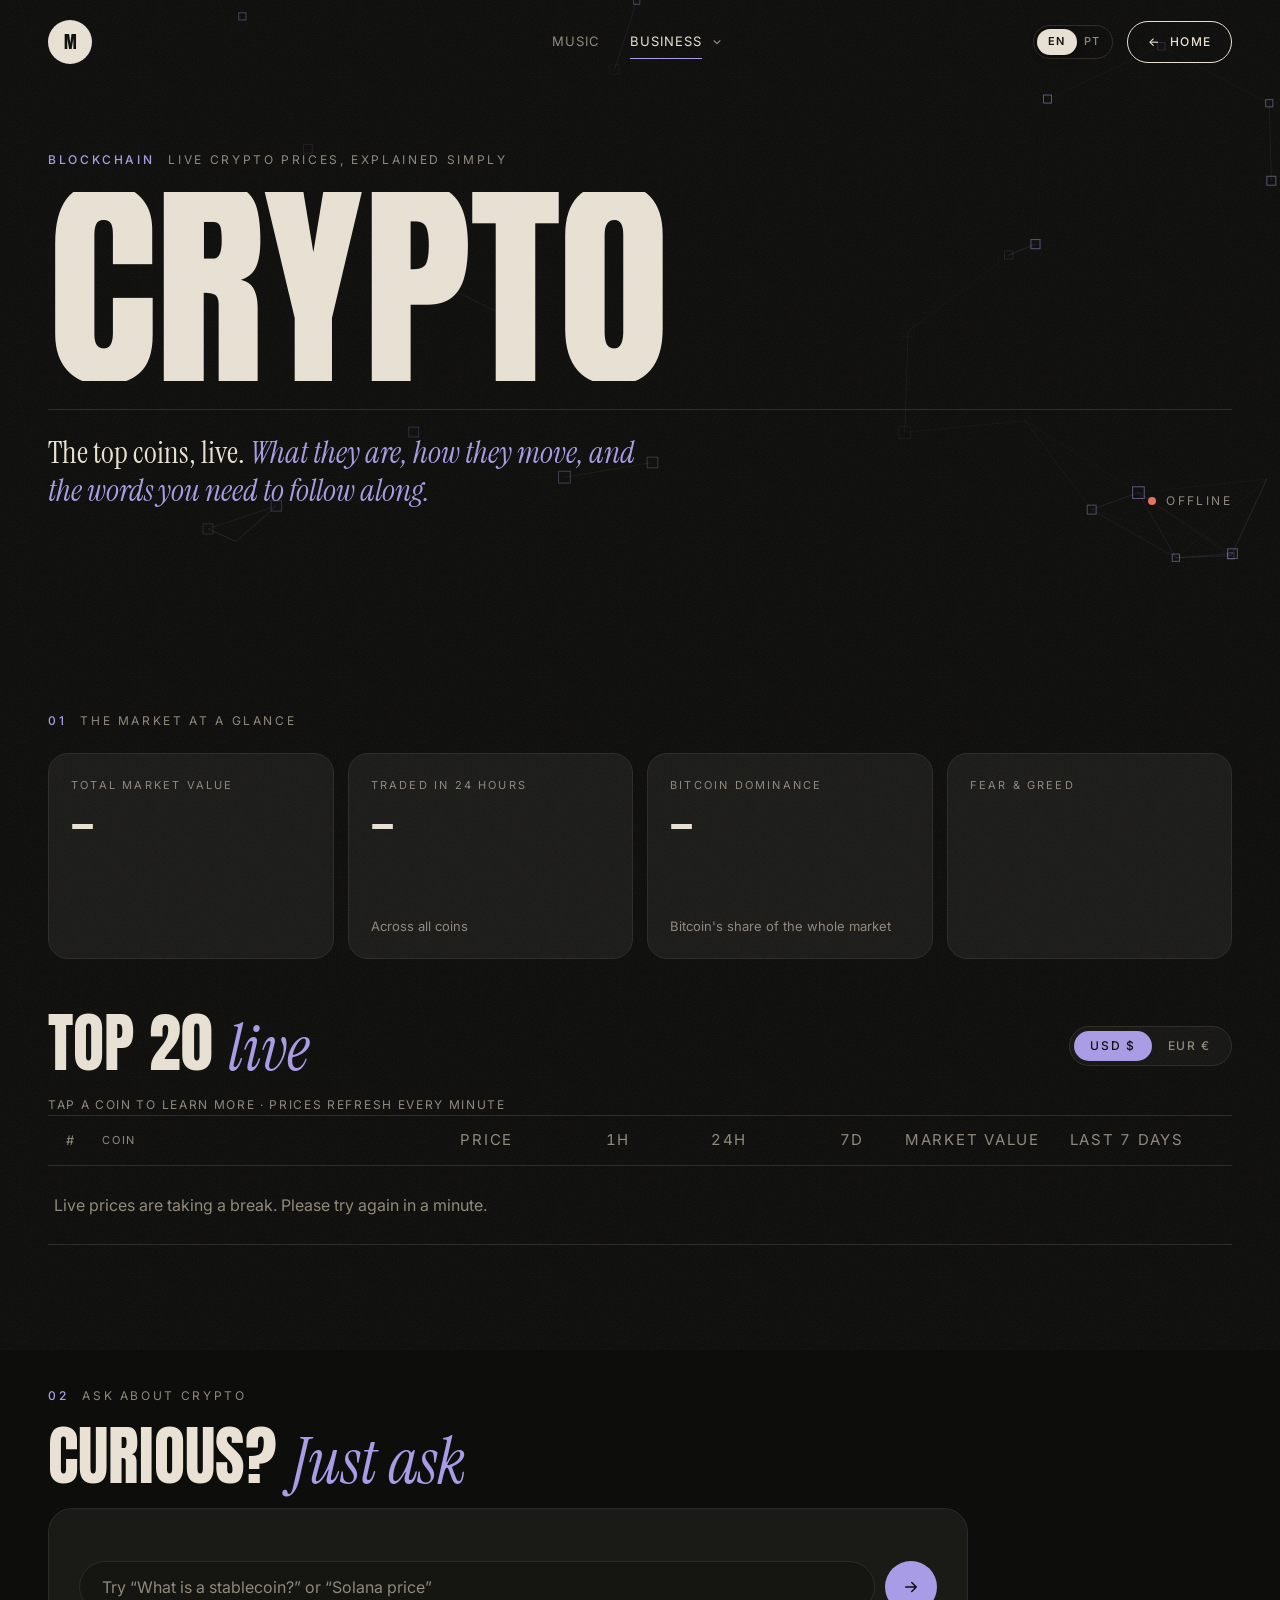
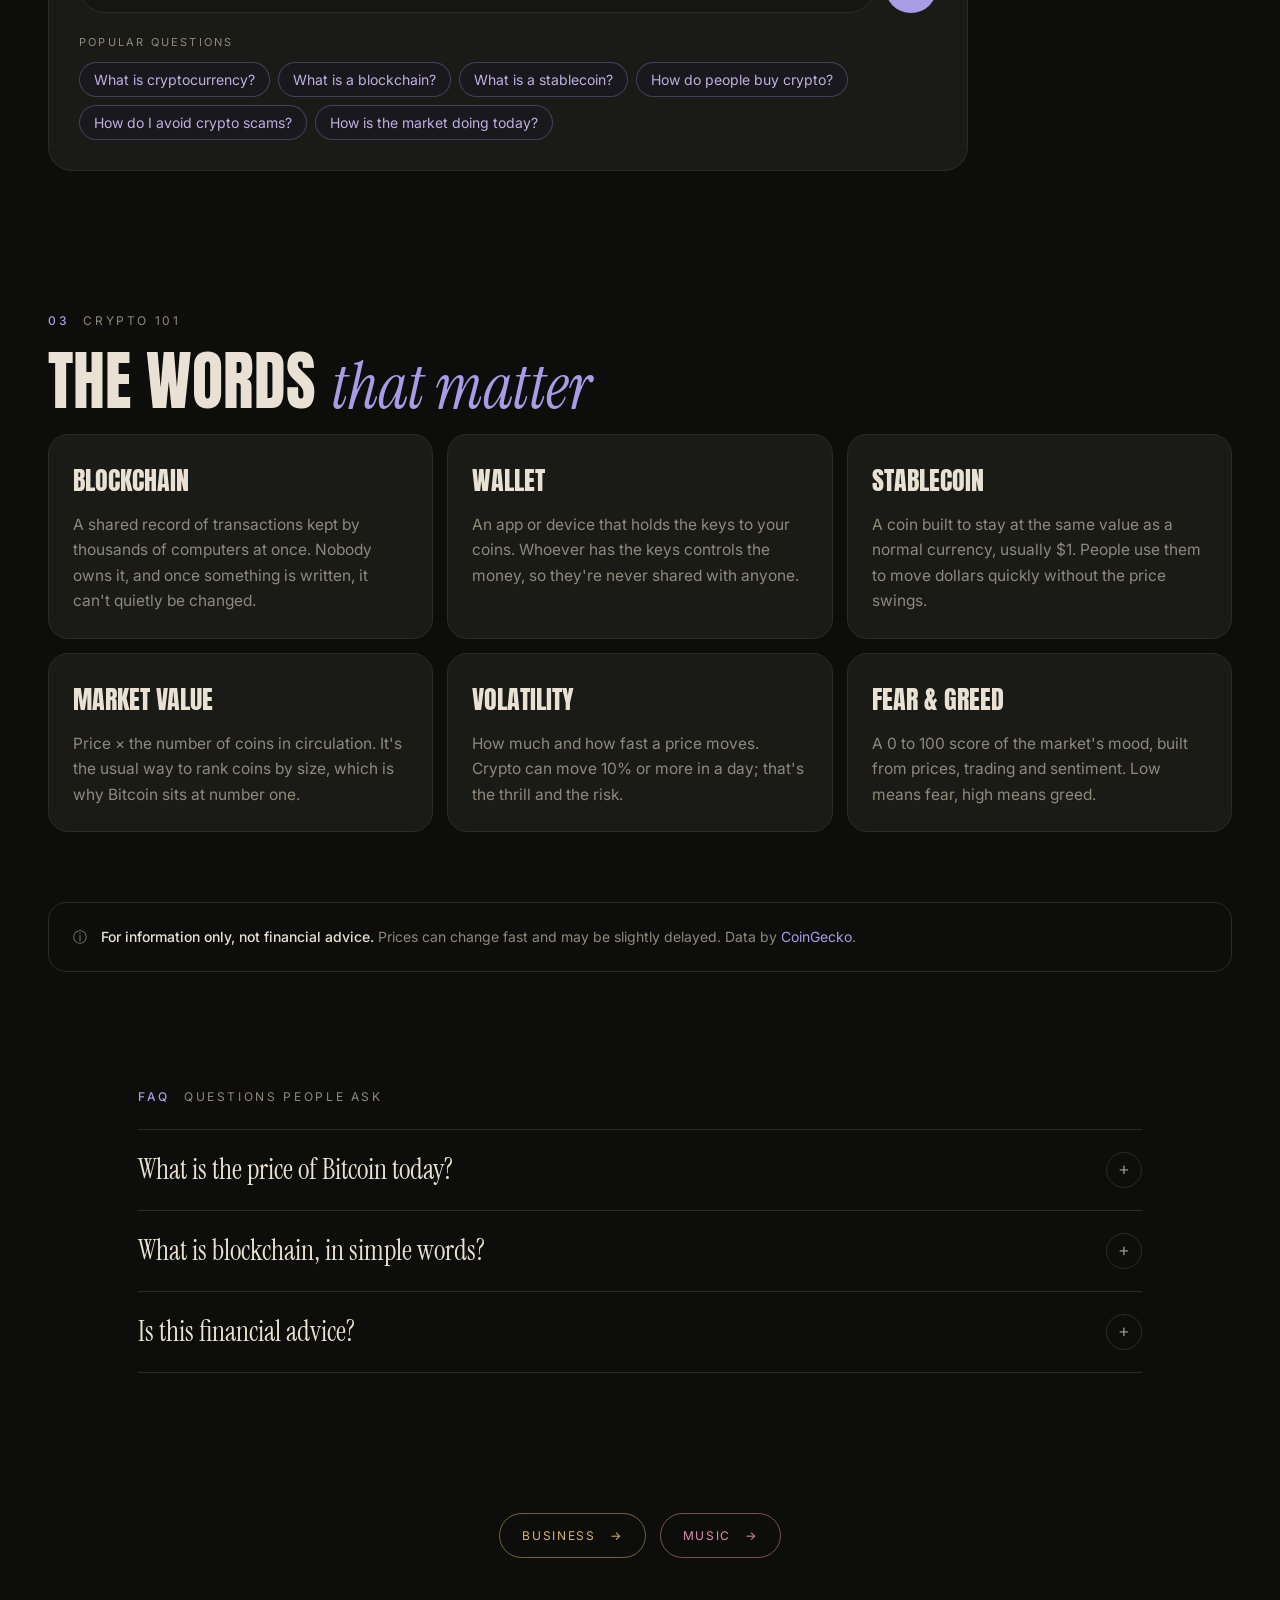
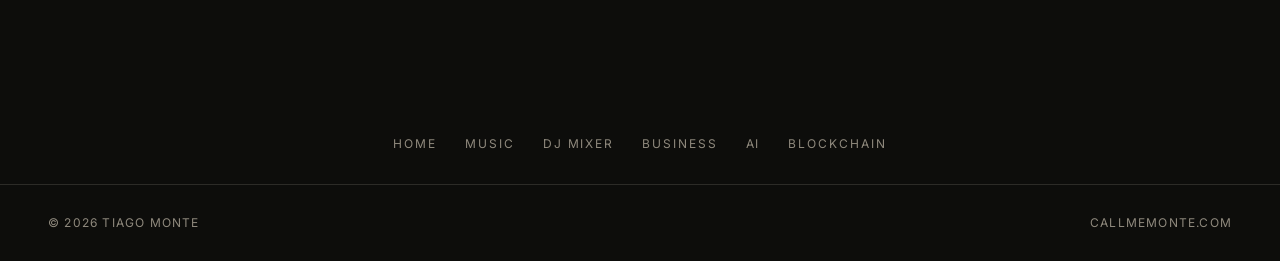
<file: crypto/index.html>
<!doctype html>
<html lang="en">
<head>
  <meta charset="utf-8">
  <meta name="viewport" content="width=device-width, initial-scale=1">
  <title>Crypto Prices Today — Bitcoin, Ethereum &amp; Top 20 Live | Monte</title>
  <meta name="description" content="Live prices of the top 20 cryptocurrencies in dollars and euros, with 7-day charts, market mood and a free guide that explains crypto in plain words.">
  <meta name="author" content="Tiago Monte">
  <meta name="robots" content="index, follow, max-image-preview:large">
  <link rel="canonical" href="https://callmemonte.com/crypto/">
  <link rel="alternate" hreflang="en" href="https://callmemonte.com/crypto/">
  <link rel="alternate" hreflang="pt" href="https://callmemonte.com/crypto/?lang=pt">
  <link rel="alternate" hreflang="x-default" href="https://callmemonte.com/crypto/">
  <meta property="og:type" content="website">
  <meta property="og:site_name" content="Call me Monte">
  <meta property="og:title" content="Crypto Prices Today — Bitcoin, Ethereum &amp; Top 20 Live | Monte">
  <meta property="og:description" content="Live prices of the top 20 cryptocurrencies in dollars and euros, with 7-day charts, market mood and a free guide that explains crypto in plain words.">
  <meta property="og:url" content="https://callmemonte.com/crypto/">
  <meta property="og:image" content="https://callmemonte.com/og-crypto.jpg">
  <meta property="og:image:width" content="1200">
  <meta property="og:image:height" content="630">
  <meta property="og:locale" content="en_US">
  <meta property="og:locale:alternate" content="pt_PT">
  <meta name="twitter:card" content="summary_large_image">
  <meta name="twitter:title" content="Crypto Prices Today — Bitcoin, Ethereum &amp; Top 20 Live | Monte">
  <meta name="twitter:description" content="Live prices of the top 20 cryptocurrencies in dollars and euros, with 7-day charts, market mood and a free guide that explains crypto in plain words.">
  <meta name="twitter:image" content="https://callmemonte.com/og-crypto.jpg">
  <meta name="theme-color" content="#0d0d0b">
  <link rel="icon" href="data:image/svg+xml,%3Csvg xmlns='http://www.w3.org/2000/svg' viewBox='0 0 64 64'%3E%3Ccircle cx='32' cy='32' r='32' fill='%23e9e2d4'/%3E%3Ctext x='32' y='42' font-family='Impact,sans-serif' font-size='34' fill='%230d0d0b' text-anchor='middle'%3EM%3C/text%3E%3C/svg%3E">
  <script type="application/ld+json">
  {
    "@context": "https://schema.org",
    "@graph": [
      {
        "@type": "WebPage",
        "@id": "https://callmemonte.com/crypto/#page",
        "url": "https://callmemonte.com/crypto/",
        "name": "Live crypto prices — top 20 cryptocurrencies",
        "about": { "@type": "Thing", "name": "Cryptocurrency" },
        "author": { "@type": "Person", "@id": "https://callmemonte.com/#person", "name": "Tiago Monte" },
        "isPartOf": { "@type": "WebSite", "@id": "https://callmemonte.com/#website", "url": "https://callmemonte.com/" }
      },
      {
        "@type": "BreadcrumbList",
        "itemListElement": [
          { "@type": "ListItem", "position": 1, "name": "Tiago Monte", "item": "https://callmemonte.com/" },
          { "@type": "ListItem", "position": 2, "name": "Crypto", "item": "https://callmemonte.com/crypto/" }
        ]
      }
    ]
  }
  </script>
  <script>document.documentElement.classList.add('js');</script>
  <link rel="preconnect" href="https://fonts.googleapis.com">
  <link rel="preconnect" href="https://fonts.gstatic.com" crossorigin>
  <link rel="preconnect" href="https://api.coingecko.com" crossorigin>
  <link href="https://fonts.googleapis.com/css2?family=Anton&family=Instrument+Serif:ital@0;1&family=Inter:wght@400;500;600&display=swap" rel="stylesheet">
  <style>
    :root {
      --bg: #0d0d0b; --bg-2: #151512; --card: #1a1a17;
      --text: #e9e2d4; --muted: #8f897d; --line: #2c2b27;
      --accent: #a99ce6; --art: #df8fb0;   /* Crypto colour, same as the Blockchain tag on the home page */
      --display: "Anton", Impact, "Arial Narrow", sans-serif;
      --serif: "Instrument Serif", Georgia, serif;
      --sans: "Inter", system-ui, -apple-system, "Segoe UI", sans-serif;
      --pad: clamp(16px, 4vw, 48px);
    }
    * { box-sizing: border-box; margin: 0; padding: 0; }
    html { scroll-behavior: smooth; }
    body { background: var(--bg); color: var(--text); font-family: var(--sans); font-size: 16px; line-height: 1.65; -webkit-font-smoothing: antialiased; overflow-x: hidden; }
    a { color: inherit; text-decoration: none; }
    button { font: inherit; color: inherit; }
    ::selection { background: var(--accent); color: var(--bg); }

    .grain {
      position: fixed; inset: -50%; z-index: 100; pointer-events: none; opacity: .06;
      background-image: url("data:image/svg+xml,%3Csvg xmlns='http://www.w3.org/2000/svg' width='200' height='200'%3E%3Cfilter id='n'%3E%3CfeTurbulence type='fractalNoise' baseFrequency='.9' numOctaves='3' stitchTiles='stitch'/%3E%3C/filter%3E%3Crect width='100%25' height='100%25' filter='url(%23n)'/%3E%3C/svg%3E");
      animation: grain 1.2s steps(6) infinite;
    }
    @keyframes grain { 0%,100% { transform: translate(0,0); } 20% { transform: translate(-3%,2%); } 40% { transform: translate(2%,-3%); } 60% { transform: translate(-2%,-1%); } 80% { transform: translate(3%,3%); } }

    /* nav */
    nav { position: fixed; top: 0; left: 0; right: 0; z-index: 50; display: flex; align-items: center; justify-content: space-between; padding: 20px var(--pad); transition: background .4s; }
    nav.solid { background: color-mix(in srgb, var(--bg) 80%, transparent); backdrop-filter: blur(10px); }
    .logo { width: 44px; height: 44px; border-radius: 50%; display: grid; place-items: center; background: var(--text); color: var(--bg); font-family: var(--display); font-size: 17px; }
    .pill { border: 1px solid var(--text); border-radius: 999px; padding: 10px 20px; font-size: 12px; letter-spacing: .1em; text-transform: uppercase; font-weight: 500; transition: background .3s, color .3s; display: inline-flex; gap: 10px; align-items: center; }
    .pill:hover { background: var(--text); color: var(--bg); }

    /* hero */
    .hero { padding: 150px var(--pad) 60px; position: relative; }
    .tag { font-size: 12px; letter-spacing: .22em; text-transform: uppercase; color: var(--muted); display: flex; gap: 14px; align-items: center; margin-bottom: 22px; }
    .tag b { color: var(--accent); font-weight: 500; }
    h1 { font-family: var(--display); font-weight: 400; text-transform: uppercase; font-size: clamp(88px, 20vw, 300px); line-height: .82; letter-spacing: -.01em; }
    h1 span { display: inline-block; }
    .js h1 span { transform: translateY(105%); animation: rise 1.1s cubic-bezier(.2,.8,.2,1) forwards; }
    h1 .wrap { display: block; overflow: hidden; }
    @keyframes rise { to { transform: none; } }
    .hero-foot { display: flex; flex-wrap: wrap; justify-content: space-between; align-items: end; gap: 24px; margin-top: 28px; padding-top: 24px; border-top: 1px solid var(--line); }
    .lede { font-family: var(--serif); font-size: clamp(22px, 2.4vw, 32px); line-height: 1.25; max-width: 620px; }
    .lede i { color: var(--accent); }
    .count { font-size: 12px; letter-spacing: .2em; text-transform: uppercase; color: var(--muted); }
    .count b { color: var(--text); font-weight: 500; }

    .nav-links { display: flex; gap: 32px; font-size: 13px; letter-spacing: .08em; text-transform: uppercase; }
    .nav-links a { color: var(--muted); transition: color .2s; }
    .nav-links a:hover, .nav-links a[aria-current] { color: var(--text); }
    .nav-links a[aria-current] { box-shadow: inset 0 -1px var(--accent); }
    @media (max-width: 600px) { .nav-links { gap: 20px; font-size: 12px; } }

    /* section heads */
    .sec { padding: clamp(80px, 11vw, 150px) var(--pad) 0; }
    .sec h2.big { font-family: var(--display); font-weight: 400; text-transform: uppercase; font-size: clamp(48px, 8vw, 128px); line-height: .9; margin-bottom: 48px; }
    .sec h2.big em { font-family: var(--serif); text-transform: none; color: var(--accent); }

    /* "The road ⋯→ so far": a road that draws itself to the right as you scroll (see script) */
    .road-title { display: flex; align-items: center; gap: clamp(14px, 2vw, 30px); white-space: nowrap; }
    .rt-road, .rt-far { flex: none; will-change: opacity, transform, filter; }
    .rt-far { display: inline-flex; padding-right: .06em; }
    .rt-far span { display: inline-block; white-space: pre; will-change: opacity, transform, filter; }
    .rt-path { flex: 1; min-width: 48px; height: 1em; overflow: visible; }
    .rt-ahead { stroke: var(--accent); stroke-opacity: .3; stroke-linecap: round; }        /* the road still ahead */
    .rt-trail { stroke: var(--accent); stroke-linecap: round; }                            /* the road travelled */
    .rt-head path { stroke: var(--accent); stroke-linecap: round; stroke-linejoin: round; }
    .rt-glow { fill: var(--accent); opacity: .14; }
    .js .rt-road, .js .rt-far span, .js .rt-head { opacity: 0; }
    @media (max-width: 600px) { .sec h2.road-title { font-size: clamp(30px, 9.5vw, 64px); gap: 10px; } .rt-path { min-width: 32px; } }



    /* ---------- Crypto page ---------- */
    :root { --up: #8fd19e; --down: #e4705f; --gold: #d9b46c; }
    .hero { overflow: hidden; isolation: isolate; }
    h1 { font-size: clamp(64px, 18vw, 280px); }
    #chain { position: absolute; inset: 0; width: 100%; height: 100%; z-index: -1; }
    .live { display: inline-flex; align-items: center; gap: 10px; }
    .live i { width: 8px; height: 8px; border-radius: 50%; background: var(--up); box-shadow: 0 0 0 0 color-mix(in srgb, var(--up) 60%, transparent); animation: ping 2s ease-out infinite; }
    @keyframes ping { 0% { box-shadow: 0 0 0 0 color-mix(in srgb, var(--up) 55%, transparent); } 100% { box-shadow: 0 0 0 10px transparent; } }
    .live.off i { background: var(--down); animation: none; }

    /* market at a glance */
    .glance { display: grid; grid-template-columns: repeat(4, minmax(0, 1fr)); gap: 14px; }
    .tile { background: var(--card); border: 1px solid var(--line); border-radius: 20px; padding: 22px 22px 20px; min-height: 150px; display: flex; flex-direction: column; gap: 8px; }
    .tile dt { font-size: 11px; letter-spacing: .2em; text-transform: uppercase; color: var(--muted); }
    .tile dd { font-family: var(--display); font-size: clamp(30px, 3.2vw, 46px); line-height: 1; }
    .tile small { font-size: 13px; color: var(--muted); margin-top: auto; }
    .tile .up { color: var(--up); } .tile .down { color: var(--down); }
    .mood { position: relative; }
    .mood svg { width: 100%; max-width: 200px; height: auto; display: block; margin-top: -4px; }
    .mood .val { font-family: var(--display); font-size: 34px; }
    @media (max-width: 960px) { .glance { grid-template-columns: repeat(2, minmax(0, 1fr)); } }
    @media (max-width: 420px) { .tile { padding: 18px 16px; } .tile dd { font-size: 26px; } .tile dt { letter-spacing: .14em; } }
    .tile { min-width: 0; overflow-wrap: anywhere; }

    /* table toolbar */
    .bar { display: flex; flex-wrap: wrap; justify-content: space-between; align-items: center; gap: 16px; margin: 56px 0 18px; }
    .bar h2 { font-family: var(--display); font-weight: 400; text-transform: uppercase; font-size: clamp(36px, 5vw, 72px); line-height: .9; }
    .bar h2 em { font-family: var(--serif); text-transform: none; color: var(--accent); }
    .seg { display: inline-flex; padding: 4px; border: 1px solid var(--line); border-radius: 999px; background: var(--bg-2); }
    .seg button { all: unset; cursor: pointer; padding: 9px 16px; border-radius: 999px; font: 500 12px/1 var(--sans); letter-spacing: .14em; color: var(--muted); transition: background .3s, color .3s; }
    .seg button[aria-pressed="true"] { background: var(--accent); color: var(--bg); }
    .seg button:focus-visible { outline: 1px solid var(--accent); outline-offset: 2px; }
    .stamp { font-size: 12px; letter-spacing: .14em; text-transform: uppercase; color: var(--muted); }

    /* the coins */
    .coins { list-style: none; border-top: 1px solid var(--line); }
    .coins > li { border-bottom: 1px solid var(--line); }
    .row {
      all: unset; box-sizing: border-box; width: 100%; cursor: pointer; display: grid; align-items: center; gap: 14px;
      grid-template-columns: 34px minmax(170px, 1.6fr) 1.1fr .7fr .7fr .7fr 1.1fr 130px 28px; padding: 16px 6px;
      transition: background .3s;
    }
    .row:hover, li.open > .row { background: color-mix(in srgb, var(--accent) 6%, transparent); }
    .row:focus-visible { outline: 1px solid var(--accent); outline-offset: -1px; }
    .head { font-size: 11px; letter-spacing: .16em; text-transform: uppercase; color: var(--muted); cursor: default; padding: 12px 6px; }
    .head:hover { background: none; }
    .rank { color: var(--muted); font-size: 13px; text-align: center; }
    .who { display: flex; align-items: center; gap: 12px; min-width: 0; }
    .who img { width: 30px; height: 30px; border-radius: 50%; flex: none; background: var(--card); }
    .who b { font-weight: 500; font-size: 16px; overflow: hidden; text-overflow: ellipsis; white-space: nowrap; }
    .who small { color: var(--muted); font-size: 12px; letter-spacing: .1em; text-transform: uppercase; margin-left: 6px; }
    .num { text-align: right; font-variant-numeric: tabular-nums; font-size: 15px; white-space: nowrap; }
    .price { font-weight: 500; transition: color .6s; }
    .price.flash-up { color: var(--up); } .price.flash-down { color: var(--down); }
    .pct.up { color: var(--up); } .pct.down { color: var(--down); }
    .spark { width: 130px; height: 38px; display: block; }
    .chev { width: 26px; height: 26px; border: 1px solid var(--line); border-radius: 50%; display: grid; place-items: center; color: var(--accent); font-size: 12px; transition: transform .4s cubic-bezier(.2,.8,.2,1), background .3s, color .3s; }
    li.open .chev { transform: rotate(180deg); background: var(--accent); color: var(--bg); border-color: var(--accent); }
    .skeleton .row > * { color: transparent !important; }
    .skeleton .bone { display: block; height: 14px; border-radius: 6px; background: linear-gradient(90deg, var(--card), #24231f, var(--card)); background-size: 200% 100%; animation: bone 1.2s linear infinite; }
    @keyframes bone { to { background-position: -200% 0; } }

    /* the opened coin */
    .more { display: grid; grid-template-rows: 0fr; transition: grid-template-rows .5s cubic-bezier(.2,.8,.2,1); }
    li.open .more { grid-template-rows: 1fr; }
    .more > div { overflow: hidden; }
    .more-in { display: grid; grid-template-columns: 1.4fr 1fr; gap: 28px; padding: 6px 6px 30px 54px; opacity: 0; transform: translateY(-6px); transition: opacity .35s, transform .45s cubic-bezier(.2,.8,.2,1); }
    li.open .more-in { opacity: 1; transform: none; transition-delay: .1s; }
    .story { font-family: var(--serif); font-size: clamp(19px, 1.7vw, 23px); line-height: 1.4; }
    .story .kind { display: inline-block; margin-bottom: 10px; font-family: var(--sans); font-size: 11px; letter-spacing: .18em; text-transform: uppercase; color: var(--accent); }
    .facts { display: grid; grid-template-columns: 1fr 1fr; gap: 1px; background: var(--line); border: 1px solid var(--line); border-radius: 16px; overflow: hidden; align-self: start; }
    .facts div { background: var(--bg-2); padding: 14px 16px; }
    .facts dt { font-size: 10.5px; letter-spacing: .16em; text-transform: uppercase; color: var(--muted); margin-bottom: 4px; }
    .facts dd { font-size: 15px; font-variant-numeric: tabular-nums; }
    .ext { display: inline-flex; gap: 8px; margin-top: 16px; font-family: var(--sans); font-size: 12px; letter-spacing: .14em; text-transform: uppercase; color: var(--accent); border-bottom: 1px solid color-mix(in srgb, var(--accent) 40%, transparent); padding-bottom: 2px; }

    @media (max-width: 1000px) {
      .row { grid-template-columns: 26px minmax(0, 1.5fr) 1fr .8fr 92px 22px; gap: 10px; }
      .c-1h, .c-7d, .c-cap { display: none; }
      .spark { width: 92px; height: 32px; }
      .more-in { grid-template-columns: 1fr; padding-left: 6px; }
    }
    @media (max-width: 560px) {
      .row { grid-template-columns: minmax(0, 1.6fr) 1fr .9fr 20px; padding: 14px 2px; }
      .rank, .c-spark { display: none; }
      .who img { width: 26px; height: 26px; }
      .who small { display: none; }
      .num { font-size: 14px; }
      .chev { width: 20px; height: 20px; font-size: 10px; }
    }

    /* crypto 101 */
    .terms { display: grid; grid-template-columns: repeat(3, 1fr); gap: 14px; }
    .terms article { background: var(--card); border: 1px solid var(--line); border-radius: 20px; padding: 24px; transition: border-color .4s, transform .5s cubic-bezier(.2,.8,.2,1); }
    .terms article:hover { border-color: color-mix(in srgb, var(--accent) 50%, var(--line)); transform: translateY(-3px); }
    .terms h3 { font-family: var(--display); font-weight: 400; text-transform: uppercase; font-size: 26px; margin-bottom: 10px; }
    .terms p { color: var(--muted); font-size: 15.5px; }
    @media (max-width: 960px) { .terms { grid-template-columns: 1fr 1fr; } }
    @media (max-width: 600px) { .terms { grid-template-columns: 1fr; } }

    .note { margin-top: 70px; padding: 22px 24px; border: 1px solid var(--line); border-radius: 18px; color: var(--muted); font-size: 14px; display: flex; gap: 14px; align-items: flex-start; }
    .note b { color: var(--text); font-weight: 500; }
    .note a { color: var(--accent); }
    .oops { padding: 26px 6px; color: var(--muted); }

    /* ask about crypto */
    .sr { position: absolute; width: 1px; height: 1px; overflow: hidden; clip: rect(0 0 0 0); white-space: nowrap; }
    .ask-card { background: var(--card); border: 1px solid var(--line); border-radius: 24px; padding: clamp(18px, 3vw, 30px); max-width: 920px; }
    .ask-log { display: flex; flex-direction: column; gap: 14px; margin-bottom: 22px; max-height: 520px; overflow-y: auto; padding-right: 4px; scrollbar-width: thin; }
    .msg { display: flex; gap: 12px; max-width: 88%; }
    .msg p { font-size: 16px; line-height: 1.6; }
    .msg.me { align-self: flex-end; }
    .msg.me p { background: color-mix(in srgb, var(--accent) 18%, var(--bg-2)); border: 1px solid color-mix(in srgb, var(--accent) 35%, transparent); padding: 10px 16px; border-radius: 18px 18px 4px 18px; }
    .msg.bot p { color: var(--text); }
    .msg.bot > div { background: var(--bg-2); border: 1px solid var(--line); padding: 14px 18px; border-radius: 4px 18px 18px 18px; }
    .av { flex: none; width: 32px; height: 32px; border-radius: 50%; display: grid; place-items: center; background: var(--text); color: var(--bg); font-family: var(--display); font-size: 14px; }
    .msg.typing > div p { opacity: 0; }
    .msg.typing > div { position: relative; min-width: 64px; min-height: 44px; }
    .msg.typing > div::after { content: "• • •"; position: absolute; left: 18px; top: 12px; color: var(--accent); letter-spacing: 2px; animation: dots 1s steps(3) infinite; }
    @keyframes dots { 0% { opacity: .3; } 50% { opacity: 1; } 100% { opacity: .3; } }
    .msg .ask-rel { display: flex; flex-wrap: wrap; gap: 8px; margin-top: 12px; }
    .ask-form { display: flex; gap: 10px; }
    .ask-form input { flex: 1; min-width: 0; font: 400 16px var(--sans); color: var(--text); background: var(--bg-2); border: 1px solid var(--line); border-radius: 999px; padding: 15px 22px; outline: none; transition: border-color .3s; }
    .ask-form input:focus { border-color: var(--accent); }
    .ask-form input::placeholder { color: var(--muted); }
    .ask-form button { flex: none; width: 52px; height: 52px; border-radius: 50%; border: 0; cursor: pointer; background: var(--accent); color: var(--bg); display: grid; place-items: center; transition: transform .3s cubic-bezier(.2,.8,.2,1); }
    .ask-form button:hover { transform: translateX(3px); }
    .ask-hint { margin: 20px 0 10px; font-size: 11px; letter-spacing: .2em; text-transform: uppercase; color: var(--muted); }
    .ask-chips { display: flex; flex-wrap: wrap; gap: 8px; }
    .ask-chip { font: 400 14px var(--sans); color: color-mix(in srgb, var(--accent) 70%, var(--text)); background: color-mix(in srgb, var(--accent) 8%, var(--bg)); border: 1px solid color-mix(in srgb, var(--accent) 30%, transparent); border-radius: 999px; padding: 8px 14px; cursor: pointer; transition: background .3s, color .3s; text-align: left; }
    .ask-chip:hover { background: var(--accent); color: var(--bg); }
    .ask-fab {
      position: fixed; right: max(16px, var(--pad)); bottom: 20px; z-index: 40; display: inline-flex; align-items: center; gap: 10px;
      font: 500 13px var(--sans); letter-spacing: .06em; color: var(--bg); background: var(--accent); border: 0; border-radius: 999px; padding: 12px 18px 12px 12px; cursor: pointer;
      box-shadow: 0 12px 30px -10px color-mix(in srgb, var(--accent) 70%, transparent);
      opacity: 0; transform: translateY(20px); pointer-events: none; transition: opacity .4s, transform .5s cubic-bezier(.2,.8,.2,1);
    }
    .ask-fab span { width: 26px; height: 26px; border-radius: 50%; display: grid; place-items: center; background: var(--bg); color: var(--accent); font-weight: 600; }
    .ask-fab.show { opacity: 1; transform: none; pointer-events: auto; }
    @media (max-width: 560px) { .msg { max-width: 100%; } .av { width: 28px; height: 28px; font-size: 12px; } }

    .closing-links { text-align: center; padding: clamp(90px, 11vw, 140px) var(--pad); display: flex; justify-content: center; gap: 14px; flex-wrap: wrap; }
    .other { display: inline-flex; align-items: center; gap: 14px; font-size: 12px; letter-spacing: .14em; text-transform: uppercase; padding: 12px 22px; border-radius: 999px; transition: background .35s, color .35s; }
    .other.biz { color: var(--gold); border: 1px solid color-mix(in srgb, var(--gold) 50%, transparent); }
    .other.biz:hover { background: var(--gold); color: var(--bg); }
    .other.art { color: var(--art); border: 1px solid color-mix(in srgb, var(--art) 50%, transparent); }
    .other.art:hover { background: var(--art); color: var(--bg); }

    footer { display: flex; justify-content: space-between; flex-wrap: wrap; gap: 12px; padding: 28px var(--pad); border-top: 1px solid var(--line); font-size: 12px; letter-spacing: .1em; text-transform: uppercase; color: var(--muted); }
    .js .reveal { opacity: 0; transform: translateY(40px); transition: opacity 1s ease, transform 1s cubic-bezier(.2,.8,.2,1); }
    .js .reveal.in { opacity: 1; transform: none; }
    @media (prefers-reduced-motion: reduce) {
      *, *::before, *::after { animation: none !important; transition: none !important; }
      .js h1 span, .js .reveal { transform: none; opacity: 1; }
    }
  </style>
  <link rel="stylesheet" href="../site.css">
</head>
<body>
  <div class="grain" aria-hidden="true"></div>

  <nav id="nav">
    <a class="logo" href="../" aria-label="Home">M</a>
    <div class="nav-links">
      <a href="../art/">Music</a>
      <a href="../business/">Business</a>
      <a href="../ai/">AI</a>
    </div>
    <a class="pill" href="../"><span aria-hidden="true">←</span> Home</a>
  </nav>

  <header class="hero">
    <canvas id="chain" aria-hidden="true"></canvas>
    <p class="tag"><b>Blockchain</b> Live crypto prices, explained simply</p>
    <h1><span class="wrap"><span>Crypto</span></span></h1>
    <div class="hero-foot">
      <p class="lede">The top coins, live. <i>What they are, how they move, and the words you need to follow along.</i></p>
      <p class="count live" id="live"><i></i><span id="liveText">Connecting…</span></p>
    </div>
  </header>

  <section class="sec" id="market">
    <p class="tag"><b>01</b> The market at a glance</p>
    <dl class="glance" id="glance">
      <div class="tile"><dt>Total market value</dt><dd id="gCap">—</dd><small id="gCapChg">&nbsp;</small></div>
      <div class="tile"><dt>Traded in 24 hours</dt><dd id="gVol">—</dd><small>Across all coins</small></div>
      <div class="tile"><dt>Bitcoin dominance</dt><dd id="gDom">—</dd><small>Bitcoin's share of the whole market</small></div>
      <div class="tile mood"><dt>Fear &amp; Greed</dt><dd><svg viewBox="0 0 200 110" id="gauge" aria-hidden="true"></svg></dd><small id="gMood">&nbsp;</small></div>
    </dl>

    <div class="bar">
      <h2>Top 20 <em>live</em></h2>
      <div class="seg" role="group" aria-label="Currency">
        <button type="button" data-cur="usd" aria-pressed="true">USD $</button>
        <button type="button" data-cur="eur" aria-pressed="false">EUR €</button>
      </div>
    </div>
    <p class="stamp">Tap a coin to learn more · Prices refresh every minute</p>

    <ol class="coins" id="coins" aria-live="polite">
      <li aria-hidden="true">
        <div class="row head">
          <span class="rank">#</span><span>Coin</span><span class="num">Price</span>
          <span class="num c-1h">1h</span><span class="num">24h</span><span class="num c-7d">7d</span>
          <span class="num c-cap">Market value</span><span class="num c-spark">Last 7 days</span><span></span>
        </div>
      </li>
    </ol>
  </section>

  <section class="sec" id="ask">
    <p class="tag"><b>02</b> Ask about crypto</p>
    <div class="bar" style="margin-top:0"><h2>Curious? <em>Just ask</em></h2></div>
    <div class="ask-card">
      <div class="ask-log" id="askLog" aria-live="polite" hidden></div>
      <form class="ask-form" id="askForm" autocomplete="off">
        <label class="sr" for="askInput">Your question</label>
        <input id="askInput" name="q" type="text" maxlength="200" placeholder="Try “What is a stablecoin?” or “Solana price”">
        <button type="submit" aria-label="Ask"><svg viewBox="0 0 24 24" width="18" height="18" aria-hidden="true"><path d="M5 12h14M13 6l6 6-6 6" fill="none" stroke="currentColor" stroke-width="2" stroke-linecap="round" stroke-linejoin="round"/></svg></button>
      </form>
      <p class="ask-hint">Popular questions</p>
      <div class="ask-chips" id="askChips"></div>
    </div>
  </section>

  <section class="sec" id="learn">
    <p class="tag"><b>03</b> Crypto 101</p>
    <div class="bar" style="margin-top:0"><h2>The words <em>that matter</em></h2></div>
    <div class="terms">
      <article class="reveal"><h3>Blockchain</h3><p>A shared record of transactions kept by thousands of computers at once. Nobody owns it, and once something is written, it can't quietly be changed.</p></article>
      <article class="reveal"><h3>Wallet</h3><p>An app or device that holds the keys to your coins. Whoever has the keys controls the money, so they're never shared with anyone.</p></article>
      <article class="reveal"><h3>Stablecoin</h3><p>A coin built to stay at the same value as a normal currency, usually $1. People use them to move dollars quickly without the price swings.</p></article>
      <article class="reveal"><h3>Market value</h3><p>Price × the number of coins in circulation. It's the usual way to rank coins by size, which is why Bitcoin sits at number one.</p></article>
      <article class="reveal"><h3>Volatility</h3><p>How much and how fast a price moves. Crypto can move 10% or more in a day; that's the thrill and the risk.</p></article>
      <article class="reveal"><h3>Fear &amp; Greed</h3><p>A 0 to 100 score of the market's mood, built from prices, trading and sentiment. Low means fear, high means greed.</p></article>
    </div>

    <p class="note"><span aria-hidden="true">ⓘ</span><span><b>For information only, not financial advice.</b> Prices can change fast and may be slightly delayed. Data by <a href="https://www.coingecko.com/" target="_blank" rel="noopener">CoinGecko</a>.</span></p>
  </section>

  <section class="sec faq-sec" id="faq" aria-labelledby="faqTitle">
    <p class="tag"><b>FAQ</b> <span id="faqTitle">Questions people ask</span></p>
    <div class="faq">
      <details><summary>What is the price of Bitcoin today?</summary><p>The table at the top of this page shows the live price of Bitcoin and the other top 20 cryptocurrencies in US dollars and euros, updated automatically.</p></details>
      <details><summary>What is blockchain, in simple words?</summary><p>A blockchain is a shared record of transactions kept by thousands of computers at once. Nobody can quietly change it, which is how Bitcoin can move money without a bank in the middle.</p></details>
      <details><summary>Is this financial advice?</summary><p>No. This page shows live prices and explains how crypto works. It is not advice to buy or sell. Prices move fast and you can lose money.</p></details>
    </div>
  </section>
  <script type="application/ld+json">
{
 "@context": "https://schema.org",
 "@type": "FAQPage",
 "@id": "https://callmemonte.com/crypto/#faq",
 "mainEntity": [
  {
   "@type": "Question",
   "name": "What is the price of Bitcoin today?",
   "acceptedAnswer": {
    "@type": "Answer",
    "text": "The table at the top of this page shows the live price of Bitcoin and the other top 20 cryptocurrencies in US dollars and euros, updated automatically."
   }
  },
  {
   "@type": "Question",
   "name": "What is blockchain, in simple words?",
   "acceptedAnswer": {
    "@type": "Answer",
    "text": "A blockchain is a shared record of transactions kept by thousands of computers at once. Nobody can quietly change it, which is how Bitcoin can move money without a bank in the middle."
   }
  },
  {
   "@type": "Question",
   "name": "Is this financial advice?",
   "acceptedAnswer": {
    "@type": "Answer",
    "text": "No. This page shows live prices and explains how crypto works. It is not advice to buy or sell. Prices move fast and you can lose money."
   }
  }
 ]
}
  </script>

  <section class="closing-links">
    <a class="other biz" href="../business/">Business <span aria-hidden="true">→</span></a>
    <a class="other art" href="../art/">Music <span aria-hidden="true">→</span></a>
  </section>

  <button class="ask-fab" id="askFab" type="button"><span aria-hidden="true">?</span> Ask about crypto</button>

  <div class="site-links" role="navigation" aria-label="More from Monte"><a href="../">Home</a><a href="../art/">Music</a><a href="../mixer/">DJ mixer</a><a href="../business/">Business</a><a href="../ai/">AI</a><a href="../crypto/">Blockchain</a></div>
  <footer>
    <span>© <span id="year">2026</span> Tiago Monte</span>
    <span>callmemonte.com</span>
  </footer>

  <script src="../i18n.js"></script>
  <script src="../site.js"></script>
  <script>
    const reduce = matchMedia('(prefers-reduced-motion: reduce)').matches;
    const API = 'https://api.coingecko.com/api/v3';
    const t = s => (window.I18N ? I18N.t(s) : s);
    const isPT = () => window.I18N && I18N.lang === 'pt';

    /* plain-language background for the well-known coins (others get a short generic line) */
    const ABOUT = {
      bitcoin: { kind: ['Digital money', 'Dinheiro digital'],
        en: 'The first cryptocurrency, launched in 2009 by the anonymous Satoshi Nakamoto. Only 21 million will ever exist, which is why many see it as “digital gold”: a store of value no bank or government controls.',
        pt: 'A primeira criptomoeda, lançada em 2009 pelo anónimo Satoshi Nakamoto. Só vão existir 21 milhões, por isso muitos a veem como “ouro digital”: uma reserva de valor que nenhum banco ou governo controla.' },
      ethereum: { kind: ['Platform', 'Plataforma'],
        en: 'A blockchain you can program. Launched in 2015, it runs “smart contracts”: apps for lending, trading and NFTs that work without a middleman. ETH pays the fees to use it.',
        pt: 'Uma blockchain que se pode programar. Lançada em 2015, corre “contratos inteligentes”: aplicações de empréstimos, trading e NFTs que funcionam sem intermediários. O ETH paga as taxas de utilização.' },
      tether: { kind: ['Stablecoin', 'Stablecoin'],
        en: 'A digital dollar: each USDT is meant to be worth exactly $1, backed by reserves held by the company Tether. The most traded coin in the world, used to move dollars between exchanges and countries.',
        pt: 'Um dólar digital: cada USDT deve valer exatamente 1 $, garantido por reservas da empresa Tether. É a moeda mais transacionada do mundo, usada para mover dólares entre plataformas e países.' },
      binancecoin: { kind: ['Exchange coin', 'Moeda de plataforma'],
        en: 'The coin of Binance, the world’s biggest crypto exchange. It gives discounts on trading fees and pays for transactions on BNB Chain.',
        pt: 'A moeda da Binance, a maior plataforma de cripto do mundo. Dá descontos nas taxas de trading e paga as transações na BNB Chain.' },
      ripple: { kind: ['Payments', 'Pagamentos'],
        en: 'The coin of the XRP Ledger, built in 2012 for fast, cheap payments. The company Ripple promotes it for sending money across borders between banks and payment firms.',
        pt: 'A moeda do XRP Ledger, criada em 2012 para pagamentos rápidos e baratos. A empresa Ripple promove-a para enviar dinheiro entre países, entre bancos e empresas de pagamentos.' },
      'usd-coin': { kind: ['Stablecoin', 'Stablecoin'],
        en: 'A digital dollar issued by the US company Circle. Each USDC is backed by cash and short-term US government bonds, and can be swapped back for $1.',
        pt: 'Um dólar digital emitido pela empresa americana Circle. Cada USDC é garantido por dinheiro e títulos do tesouro americano de curto prazo, e pode ser trocado de volta por 1 $.' },
      solana: { kind: ['Platform', 'Plataforma'],
        en: 'A blockchain launched in 2020 that focuses on speed and very low fees. Popular for payments, trading apps, NFTs and meme coins.',
        pt: 'Uma blockchain lançada em 2020 focada na velocidade e em taxas muito baixas. Popular para pagamentos, aplicações de trading, NFTs e meme coins.' },
      tron: { kind: ['Platform', 'Plataforma'],
        en: 'A blockchain founded by Justin Sun in 2017. It’s one of the most used networks for sending USDT cheaply, especially in emerging markets.',
        pt: 'Uma blockchain fundada por Justin Sun em 2017. É uma das redes mais usadas para enviar USDT de forma barata, sobretudo em mercados emergentes.' },
      zcash: { kind: ['Privacy', 'Privacidade'],
        en: 'A privacy-focused coin from 2016. It can hide who sent what to whom using advanced cryptography called zero-knowledge proofs.',
        pt: 'Uma moeda focada na privacidade, de 2016. Consegue esconder quem enviou o quê a quem, usando criptografia avançada chamada provas de conhecimento zero.' },
      hyperliquid: { kind: ['Exchange coin', 'Moeda de plataforma'],
        en: 'The token of Hyperliquid, a decentralised exchange on its own blockchain where people trade futures without a company holding their funds.',
        pt: 'O token da Hyperliquid, uma plataforma descentralizada na sua própria blockchain, onde se negociam futuros sem uma empresa a guardar os fundos.' },
      dogecoin: { kind: ['Meme coin', 'Meme coin'],
        en: 'Started in 2013 as a joke based on the “Doge” dog meme. Its friendly community made it one of the best-known coins, used for tips and small payments.',
        pt: 'Começou em 2013 como uma piada baseada no meme do cão “Doge”. A comunidade simpática tornou-a uma das moedas mais conhecidas, usada para gorjetas e pequenos pagamentos.' },
      monero: { kind: ['Privacy', 'Privacidade'],
        en: 'A privacy coin launched in 2014. Unlike Bitcoin, every Monero payment is private by default: amounts and addresses are hidden.',
        pt: 'Uma moeda de privacidade lançada em 2014. Ao contrário do Bitcoin, cada pagamento em Monero é privado por defeito: valores e endereços ficam escondidos.' },
      usds: { kind: ['Stablecoin', 'Stablecoin'],
        en: 'A dollar stablecoin from Sky, the project formerly known as MakerDAO. It’s the upgraded version of DAI.',
        pt: 'Uma stablecoin do dólar da Sky, o projeto antes conhecido como MakerDAO. É a versão atualizada do DAI.' },
      chainlink: { kind: ['Data network', 'Rede de dados'],
        en: 'A network that feeds real-world information, like prices and weather, into blockchains so smart contracts can use it. LINK pays the providers.',
        pt: 'Uma rede que leva informação do mundo real, como preços e meteorologia, para as blockchains, para que os contratos inteligentes a possam usar. O LINK paga a quem fornece os dados.' },
      'leo-token': { kind: ['Exchange coin', 'Moeda de plataforma'],
        en: 'The token of the Bitfinex exchange, used for discounts on its trading fees.',
        pt: 'O token da plataforma Bitfinex, usado para descontos nas taxas de trading.' },
      cardano: { kind: ['Platform', 'Plataforma'],
        en: 'A blockchain launched in 2017 by Charles Hoskinson, a co-founder of Ethereum, built step by step from academic research.',
        pt: 'Uma blockchain lançada em 2017 por Charles Hoskinson, cofundador do Ethereum, construída passo a passo a partir de investigação académica.' },
      stellar: { kind: ['Payments', 'Pagamentos'],
        en: 'A network launched in 2014 for moving money across borders quickly and almost for free, often used for remittances.',
        pt: 'Uma rede lançada em 2014 para mover dinheiro entre países de forma rápida e quase gratuita, muito usada para remessas.' },
      near: { kind: ['Platform', 'Plataforma'],
        en: 'A blockchain designed to make apps easy to build and easy to use, with readable account names instead of long codes.',
        pt: 'Uma blockchain pensada para tornar as aplicações fáceis de criar e de usar, com nomes de conta legíveis em vez de códigos longos.' },
      'bitcoin-cash': { kind: ['Digital money', 'Dinheiro digital'],
        en: 'A 2017 split from Bitcoin that allows bigger blocks, so everyday payments are cheaper.',
        pt: 'Uma divisão do Bitcoin em 2017 que permite blocos maiores, para que os pagamentos do dia a dia sejam mais baratos.' },
      'ethena-usde': { kind: ['Stablecoin', 'Stablecoin'],
        en: 'A “synthetic dollar” from Ethena. Instead of bank reserves, it balances crypto holdings against opposite trades to stay close to $1.',
        pt: 'Um “dólar sintético” da Ethena. Em vez de reservas bancárias, equilibra criptomoedas com posições opostas para se manter perto de 1 $.' },
      dai: { kind: ['Stablecoin', 'Stablecoin'],
        en: 'A decentralised dollar created by MakerDAO, backed by crypto locked in smart contracts rather than by a company’s bank account.',
        pt: 'Um dólar descentralizado criado pela MakerDAO, garantido por criptomoedas bloqueadas em contratos inteligentes e não pela conta bancária de uma empresa.' },
      litecoin: { kind: ['Digital money', 'Dinheiro digital'],
        en: 'Created in 2011 by Charlie Lee as the “silver to Bitcoin’s gold”: similar design, faster and cheaper payments.',
        pt: 'Criada em 2011 por Charlie Lee como a “prata para o ouro do Bitcoin”: desenho semelhante, pagamentos mais rápidos e baratos.' },
      uniswap: { kind: ['Exchange coin', 'Moeda de plataforma'],
        en: 'The governance token of Uniswap, the biggest decentralised exchange on Ethereum, where people swap coins directly from their wallets.',
        pt: 'O token de governação da Uniswap, a maior plataforma descentralizada no Ethereum, onde se trocam moedas diretamente a partir da carteira.' },
      'avalanche-2': { kind: ['Platform', 'Plataforma'],
        en: 'A fast blockchain launched in 2020 that lets companies and projects run their own connected networks.',
        pt: 'Uma blockchain rápida lançada em 2020 que permite a empresas e projetos terem as suas próprias redes ligadas.' },
      sui: { kind: ['Platform', 'Plataforma'],
        en: 'A blockchain launched in 2023 by Mysten Labs, a team of former Meta engineers, built for speed and games.',
        pt: 'Uma blockchain lançada em 2023 pela Mysten Labs, uma equipa de antigos engenheiros da Meta, pensada para velocidade e jogos.' },
      'the-open-network': { kind: ['Platform', 'Plataforma'],
        en: 'The blockchain behind Toncoin, closely linked to Telegram, where its wallet is built into the chat app.',
        pt: 'A blockchain por trás do Toncoin, muito ligada ao Telegram, onde a carteira está integrada na aplicação de mensagens.' },
      'shiba-inu': { kind: ['Meme coin', 'Meme coin'],
        en: 'A 2020 meme coin inspired by Dogecoin, with a huge supply and a large online community.',
        pt: 'Uma meme coin de 2020 inspirada no Dogecoin, com uma oferta enorme e uma grande comunidade online.' },
      'wrapped-bitcoin': { kind: ['Wrapped coin', 'Moeda “embrulhada”'],
        en: 'Bitcoin “wrapped” so it can be used on Ethereum. Each WBTC is backed one-to-one by real Bitcoin held in custody.',
        pt: 'Bitcoin “embrulhado” para poder ser usado no Ethereum. Cada WBTC é garantido um para um por Bitcoin real guardado em custódia.' },
      'staked-ether': { kind: ['Staking token', 'Token de staking'],
        en: 'Ether that has been put to work securing the Ethereum network through Lido. It earns rewards while staying tradable.',
        pt: 'Ether colocado a trabalhar na segurança da rede Ethereum através da Lido. Ganha recompensas e continua negociável.' },
    };

    /* ---- formatting ---- */
    let cur = 'usd';
    try { const saved = localStorage.getItem('crypto-cur'); if (saved === 'eur' || saved === 'usd') cur = saved; } catch (e) {}
    const loc = () => (isPT() ? 'pt-PT' : 'en-US');
    const money = (v, opts = {}) => {
      if (v == null) return '—';
      const digits = v >= 1000 ? 0 : v >= 1 ? 2 : v >= .01 ? 4 : 6;
      return new Intl.NumberFormat(loc(), { style: 'currency', currency: cur.toUpperCase(), minimumFractionDigits: opts.compact ? undefined : Math.min(digits, 2), maximumFractionDigits: opts.compact ? 2 : digits, notation: opts.compact ? 'compact' : 'standard' }).format(v);
    };
    const num = (v, compact) => v == null ? '—' : new Intl.NumberFormat(loc(), { notation: compact ? 'compact' : 'standard', maximumFractionDigits: compact ? 2 : 0 }).format(v);
    const pct = v => v == null ? '<span class="pct">—</span>' : `<span class="pct ${v >= 0 ? 'up' : 'down'}">${v >= 0 ? '▲' : '▼'} ${Math.abs(v).toLocaleString(loc(), { maximumFractionDigits: 2, minimumFractionDigits: 1 })}%</span>`;
    const date = s => s ? new Date(s).toLocaleDateString(loc(), { year: 'numeric', month: 'short', day: 'numeric' }) : '—';
    const esc = s => String(s).replace(/[&<>"']/g, c => ({ '&': '&amp;', '<': '&lt;', '>': '&gt;', '"': '&quot;', "'": '&#39;' }[c]));

    const spark = (pts, up) => {
      if (!pts || pts.length < 2) return '';
      const step = Math.max(1, Math.floor(pts.length / 60)), p = pts.filter((_, i) => i % step === 0);
      const min = Math.min(...p), max = Math.max(...p), W = 130, H = 38, r = max - min || 1;
      const d = p.map((v, i) => `${(i / (p.length - 1) * W).toFixed(1)},${(H - 3 - (v - min) / r * (H - 6)).toFixed(1)}`).join(' ');
      const col = up ? 'var(--up)' : 'var(--down)';
      return `<svg class="spark" viewBox="0 0 ${W} ${H}" preserveAspectRatio="none" aria-hidden="true"><polyline points="${d}" fill="none" stroke="${col}" stroke-width="1.6" stroke-linejoin="round" stroke-linecap="round" vector-effect="non-scaling-stroke"/></svg>`;
    };

    /* ---- state, fetching ---- */
    const list = document.getElementById('coins');
    const liveEl = document.getElementById('live'), liveText = document.getElementById('liveText');
    const cache = {};                                     // per currency: { coins, global, at }
    let lastPrices = {}, openId = null, lastAt = 0, failed = false;

    const getJSON = async url => { const r = await fetch(url); if (!r.ok) throw new Error(r.status); return r.json(); };
    // the last prices this device loaded, shown (with their age) if the live source is busy
    const remember = (c, d) => { try { localStorage.setItem('crypto-last-' + c, JSON.stringify(d)); } catch (e) {} };
    const recall = c => { try { const d = JSON.parse(localStorage.getItem('crypto-last-' + c)); return d && d.coins && d.global ? d : null; } catch (e) { return null; } };
    const load = async (force) => {
      const c = cache[cur];
      if (!force && c && Date.now() - c.at < 55000) { render(c); return; }
      try {
        const [coins, global] = await Promise.all([
          getJSON(`${API}/coins/markets?vs_currency=${cur}&order=market_cap_desc&per_page=20&page=1&sparkline=true&price_change_percentage=1h,24h,7d`),
          getJSON(`${API}/global`),
        ]);
        cache[cur] = { coins, global: global.data, at: Date.now() };
        remember(cur, cache[cur]);
        failed = false; render(cache[cur]);
      } catch (e) {
        failed = true;
        const old = cache[cur] || recall(cur);
        if (old) { cache[cur] = old; render(old); }
        else if (!list.querySelector('.coin:not(.skeleton)')) {
          list.querySelectorAll('.skeleton').forEach(n => n.remove());
          if (!list.querySelector('.oops')) list.insertAdjacentHTML('beforeend', `<li class="oops">${t('Live prices are taking a break. Please try again in a minute.')}</li>`);
        }
        tick();
      }
    };

    /* ---- drawing ---- */
    const gauge = v => {
      const g = document.getElementById('gauge'); if (v == null) { g.innerHTML = ''; return; }
      const a = Math.PI * (1 - v / 100), x = 100 + 78 * Math.cos(a), y = 100 - 78 * Math.sin(a);
      g.innerHTML = `
        <defs><linearGradient id="fg" x1="0" x2="1"><stop offset="0" stop-color="#e4705f"/><stop offset=".5" stop-color="#d9b46c"/><stop offset="1" stop-color="#8fd19e"/></linearGradient></defs>
        <path d="M22 100 A78 78 0 0 1 178 100" fill="none" stroke="url(#fg)" stroke-width="10" stroke-linecap="round" opacity=".9"/>
        <circle cx="${x.toFixed(1)}" cy="${y.toFixed(1)}" r="9" fill="var(--bg)" stroke="var(--text)" stroke-width="3"/>
        <text x="100" y="96" text-anchor="middle" fill="var(--text)" font-family="Anton, Impact, sans-serif" font-size="38">${v}</text>`;
    };
    const MOOD = { 'Extreme Fear': 'Extreme fear', 'Fear': 'Fear', 'Neutral': 'Neutral', 'Greed': 'Greed', 'Extreme Greed': 'Extreme greed' };

    const render = data => {
      const { coins, global } = data;
      lastAt = data.at;
      // the market at a glance
      document.getElementById('gCap').textContent = money(global.total_market_cap[cur], { compact: true });
      const ch = global.market_cap_change_percentage_24h_usd;
      document.getElementById('gCapChg').innerHTML = `${pct(ch)} <span>${t('in 24 hours')}</span>`;
      document.getElementById('gVol').textContent = money(global.total_volume[cur], { compact: true });
      document.getElementById('gDom').textContent = (global.market_cap_percentage.btc || 0).toLocaleString(loc(), { maximumFractionDigits: 1 }) + '%';
      const fg = global.fear_and_greed_index;
      gauge(fg ? fg.value : null);
      document.getElementById('gMood').textContent = fg ? t(MOOD[fg.sentiment] || fg.sentiment) : '';

      // the coins
      list.querySelectorAll('.coin, .oops').forEach(n => n.remove());
      const html = coins.map(c => {
        const prev = lastPrices[c.id + cur], flash = prev == null || prev === c.current_price ? '' : (c.current_price > prev ? 'flash-up' : 'flash-down');
        lastPrices[c.id + cur] = c.current_price;
        const up7 = (c.price_change_percentage_7d_in_currency ?? 0) >= 0;
        return `
        <li class="coin${openId === c.id ? ' open' : ''}" data-id="${esc(c.id)}">
          <button class="row" type="button" aria-expanded="${openId === c.id}" aria-controls="more-${esc(c.id)}">
            <span class="rank">${c.market_cap_rank ?? ''}</span>
            <span class="who"><img src="${esc(c.image)}" alt="" loading="lazy" width="30" height="30"><b>${esc(c.name)}</b><small>${esc(c.symbol)}</small></span>
            <span class="num price ${flash}">${money(c.current_price)}</span>
            <span class="num c-1h">${pct(c.price_change_percentage_1h_in_currency)}</span>
            <span class="num">${pct(c.price_change_percentage_24h_in_currency)}</span>
            <span class="num c-7d">${pct(c.price_change_percentage_7d_in_currency)}</span>
            <span class="num c-cap">${money(c.market_cap, { compact: true })}</span>
            <span class="c-spark">${spark(c.sparkline_in_7d && c.sparkline_in_7d.price, up7)}</span>
            <span class="chev" aria-hidden="true"><svg viewBox="0 0 12 12" width="12" height="12"><path d="M3 4.5 6 7.5 9 4.5" fill="none" stroke="currentColor" stroke-width="1.6" stroke-linecap="round" stroke-linejoin="round"/></svg></span>
          </button>
          <div class="more" id="more-${esc(c.id)}"><div>${detail(c)}</div></div>
        </li>`;
      }).join('');
      list.insertAdjacentHTML('beforeend', html);
      setTimeout(() => list.querySelectorAll('.flash-up, .flash-down').forEach(n => n.classList.remove('flash-up', 'flash-down')), 1200);
      tick();
    };

    const detail = c => {
      const a = ABOUT[c.id];
      const story = a ? (isPT() ? a.pt : a.en)
        : (isPT() ? `${esc(c.name)} (${esc(c.symbol.toUpperCase())}) está em #${c.market_cap_rank} por valor de mercado. Veja a história completa no CoinGecko.`
                  : `${esc(c.name)} (${esc(c.symbol.toUpperCase())}) is currently #${c.market_cap_rank} by market value. See its full background on CoinGecko.`);
      const kind = a ? `<span class="kind">${a.kind[isPT() ? 1 : 0]}</span><br>` : '';
      const supply = c.max_supply ? `${num(c.circulating_supply, true)} / ${num(c.max_supply, true)}` : num(c.circulating_supply, true);
      return `<div class="more-in">
        <div class="story">${kind}${story}<br><a class="ext" href="https://www.coingecko.com/en/coins/${encodeURIComponent(c.id)}" target="_blank" rel="noopener">${t('More on CoinGecko')} <span aria-hidden="true">↗</span></a></div>
        <dl class="facts">
          <div><dt>${t('24h high')}</dt><dd>${money(c.high_24h)}</dd></div>
          <div><dt>${t('24h low')}</dt><dd>${money(c.low_24h)}</dd></div>
          <div><dt>${t('All-time high')}</dt><dd>${money(c.ath)}</dd></div>
          <div><dt>${t('Reached on')}</dt><dd>${date(c.ath_date)}</dd></div>
          <div><dt>${t('Coins in circulation')}</dt><dd>${supply}</dd></div>
          <div><dt>${t('Traded in 24h')}</dt><dd>${money(c.total_volume, { compact: true })}</dd></div>
        </dl>
      </div>`;
    };

    /* "updated 20s ago" */
    const tick = () => {
      liveEl.classList.toggle('off', failed);
      if (failed && !lastAt) { liveText.textContent = t('Offline'); return; }
      const s = Math.max(0, Math.round((Date.now() - lastAt) / 1000));
      if (failed || s > 150) {
        const m = Math.max(1, Math.round(s / 60)), h = Math.round(s / 3600);
        liveText.textContent = `${t('Last updated')} ${m < 90 ? m + ' min' : h + ' h'} ${t('ago')}`.replace(/\s+$/, '');
        return;
      }
      liveText.textContent = s < 5 ? t('Live · just updated') : `${t('Live · updated')} ${s}s ${t('ago')}`;
    };
    setInterval(tick, 1000);

    /* open / close a coin */
    list.addEventListener('click', e => {
      const btn = e.target.closest('.row'); if (!btn || btn.classList.contains('head')) return;
      const li = btn.closest('li'), willOpen = !li.classList.contains('open');
      list.querySelectorAll('li.open').forEach(o => { o.classList.remove('open'); o.querySelector('.row').setAttribute('aria-expanded', 'false'); });
      if (willOpen) { li.classList.add('open'); btn.setAttribute('aria-expanded', 'true'); openId = li.dataset.id; } else openId = null;
    });

    /* currency switch */
    const segs = document.querySelectorAll('.seg button');
    const markCur = () => segs.forEach(b => b.setAttribute('aria-pressed', b.dataset.cur === cur));
    segs.forEach(b => b.addEventListener('click', () => {
      if (b.dataset.cur === cur) return;
      cur = b.dataset.cur; try { localStorage.setItem('crypto-cur', cur); } catch (e) {}
      markCur(); load();
    }));
    markCur();

    /* language change: redraw numbers and explainers */
    document.addEventListener('langchange', () => { if (cache[cur]) render(cache[cur]); });

    /* first load: placeholder rows, then live data; refresh every minute while the page is visible */
    list.insertAdjacentHTML('beforeend', Array.from({ length: 8 }, () => `<li class="coin skeleton"><div class="row"><span class="rank"><i class="bone"></i></span><span class="who"><i class="bone" style="width:70%"></i></span><span class="num"><i class="bone"></i></span><span class="num c-1h"><i class="bone"></i></span><span class="num"><i class="bone"></i></span><span class="num c-7d"><i class="bone"></i></span><span class="num c-cap"><i class="bone"></i></span><span class="c-spark"><i class="bone"></i></span><span></span></div></li>`).join(''));
    { const old = recall(cur); if (old) { cache[cur] = old; render(old); } }   // show the last known prices straight away
    load(true);
    setInterval(() => { if (!document.hidden) load(true); }, 60000);
    document.addEventListener('visibilitychange', () => { if (!document.hidden && Date.now() - lastAt > 60000) load(true); });

    /* hero: a slow web of linked blocks */
    (() => {
      const cv = document.getElementById('chain'), ctx = cv.getContext('2d');
      let w, h, nodes = [], tt = 0, visible = true;
      const size = () => {
        const dpr = Math.min(devicePixelRatio || 1, 2); w = cv.clientWidth; h = cv.clientHeight;
        cv.width = w * dpr; cv.height = h * dpr; ctx.setTransform(dpr, 0, 0, dpr, 0, 0);
        const n = Math.round(Math.min(46, w * h / 26000));
        nodes = Array.from({ length: n }, (_, i) => ({ x: Math.random() * w, y: Math.random() * h, vx: (Math.random() - .5) * .25, vy: (Math.random() - .5) * .25, s: 3 + Math.random() * 3 }));
      };
      size(); addEventListener('resize', size);
      new IntersectionObserver(([e]) => visible = e.isIntersecting).observe(cv);
      const draw = () => {
        ctx.clearRect(0, 0, w, h);
        for (let i = 0; i < nodes.length; i++) for (let j = i + 1; j < nodes.length; j++) {
          const a = nodes[i], b = nodes[j], d = Math.hypot(a.x - b.x, a.y - b.y);
          if (d < 170) { ctx.strokeStyle = `rgba(169,156,230,${(.16 * (1 - d / 170)).toFixed(3)})`; ctx.lineWidth = 1; ctx.beginPath(); ctx.moveTo(a.x, a.y); ctx.lineTo(b.x, b.y); ctx.stroke(); }
        }
        nodes.forEach((n, i) => {
          const glow = .25 + .25 * Math.sin(tt * 1.2 + i);
          ctx.strokeStyle = `rgba(169,156,230,${glow.toFixed(3)})`; ctx.lineWidth = 1;
          ctx.strokeRect(n.x - n.s, n.y - n.s, n.s * 2, n.s * 2);         // little blocks
        });
      };
      const loop = () => {
        if (visible) {
          tt += .016;
          nodes.forEach(n => { n.x += n.vx; n.y += n.vy; if (n.x < 0 || n.x > w) n.vx *= -1; if (n.y < 0 || n.y > h) n.vy *= -1; });
          draw();
        }
        requestAnimationFrame(loop);
      };
      reduce ? draw() : loop();
    })();

    /* nav background, reveal on scroll */
    const nav = document.getElementById('nav');
    addEventListener('scroll', () => nav.classList.toggle('solid', scrollY > 40), { passive: true });
    const io = new IntersectionObserver(es => es.forEach(e => { if (e.isIntersecting) { e.target.classList.add('in'); io.unobserve(e.target); } }), { threshold: .15 });
    document.querySelectorAll('.reveal').forEach(el => io.observe(el));
    document.getElementById('year').textContent = new Date().getFullYear();
  </script>
  <script src="guide.js"></script>
</body>
</html>
</file>
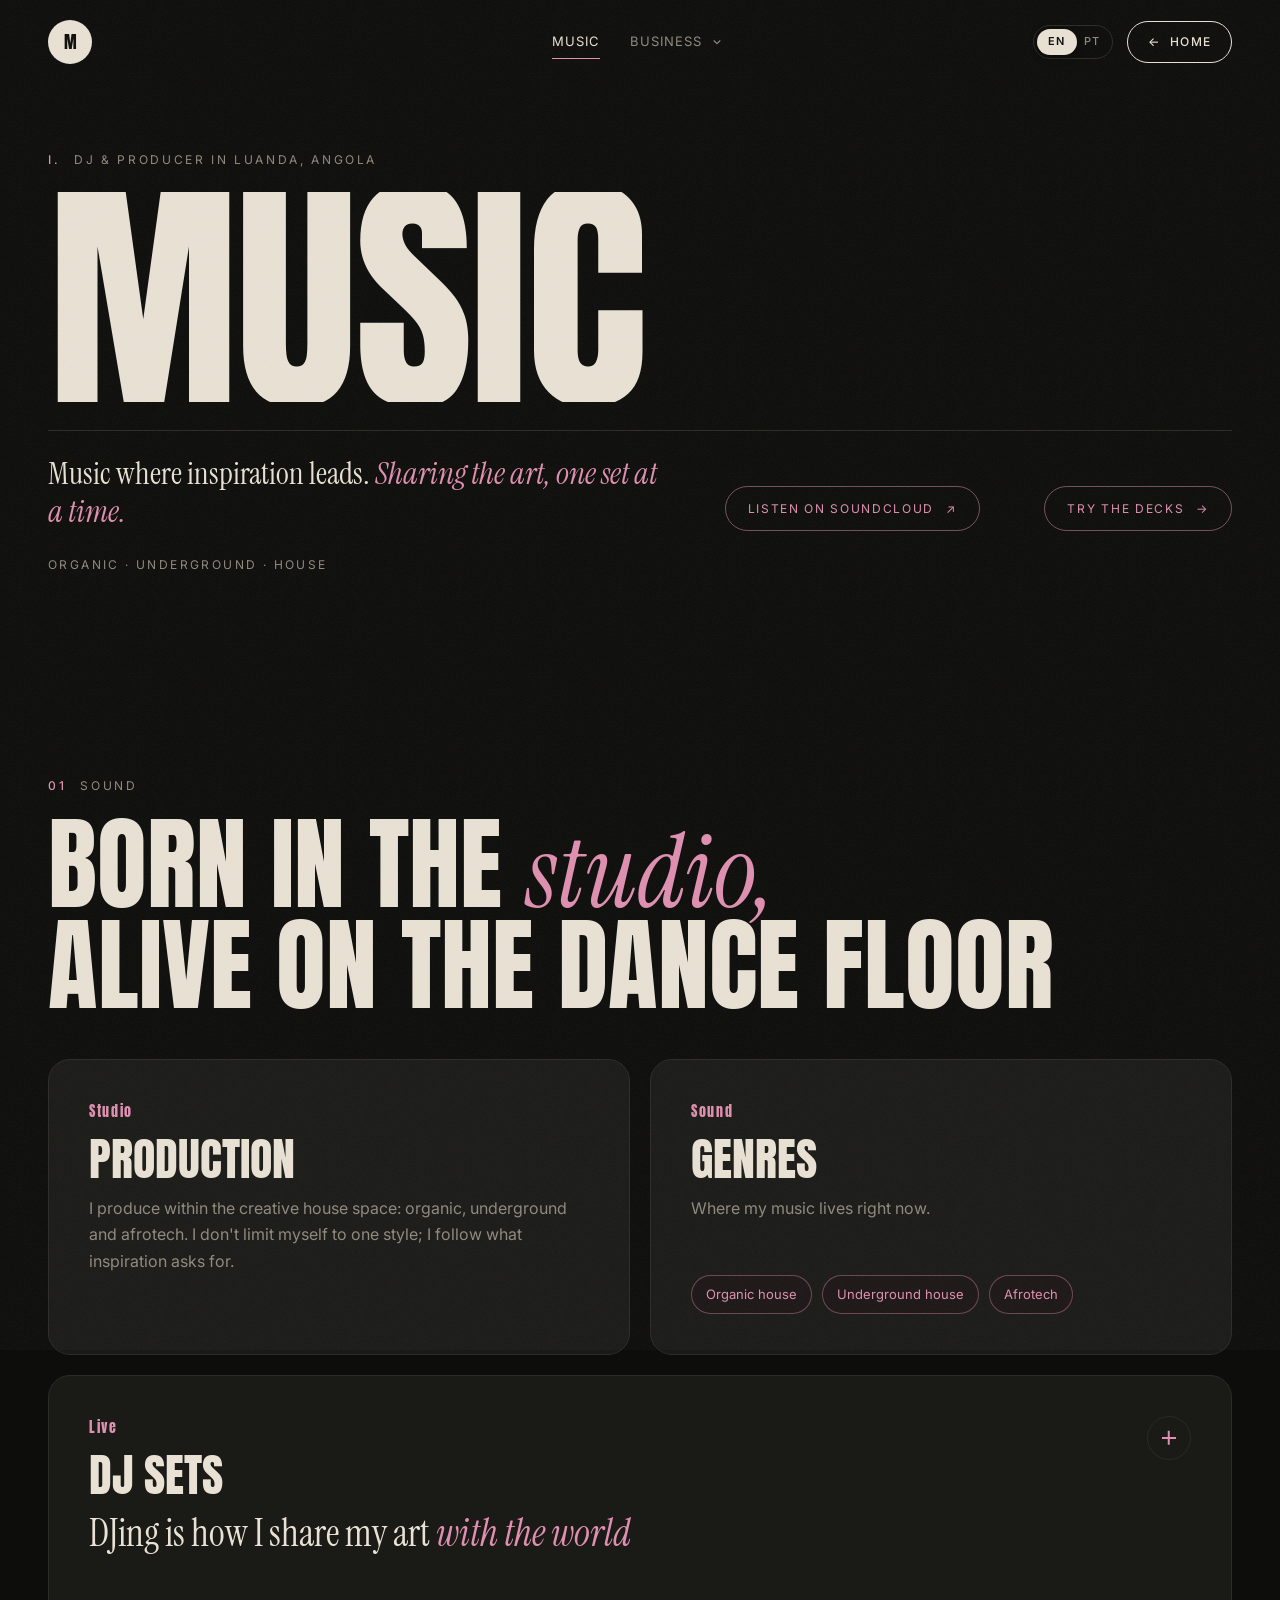
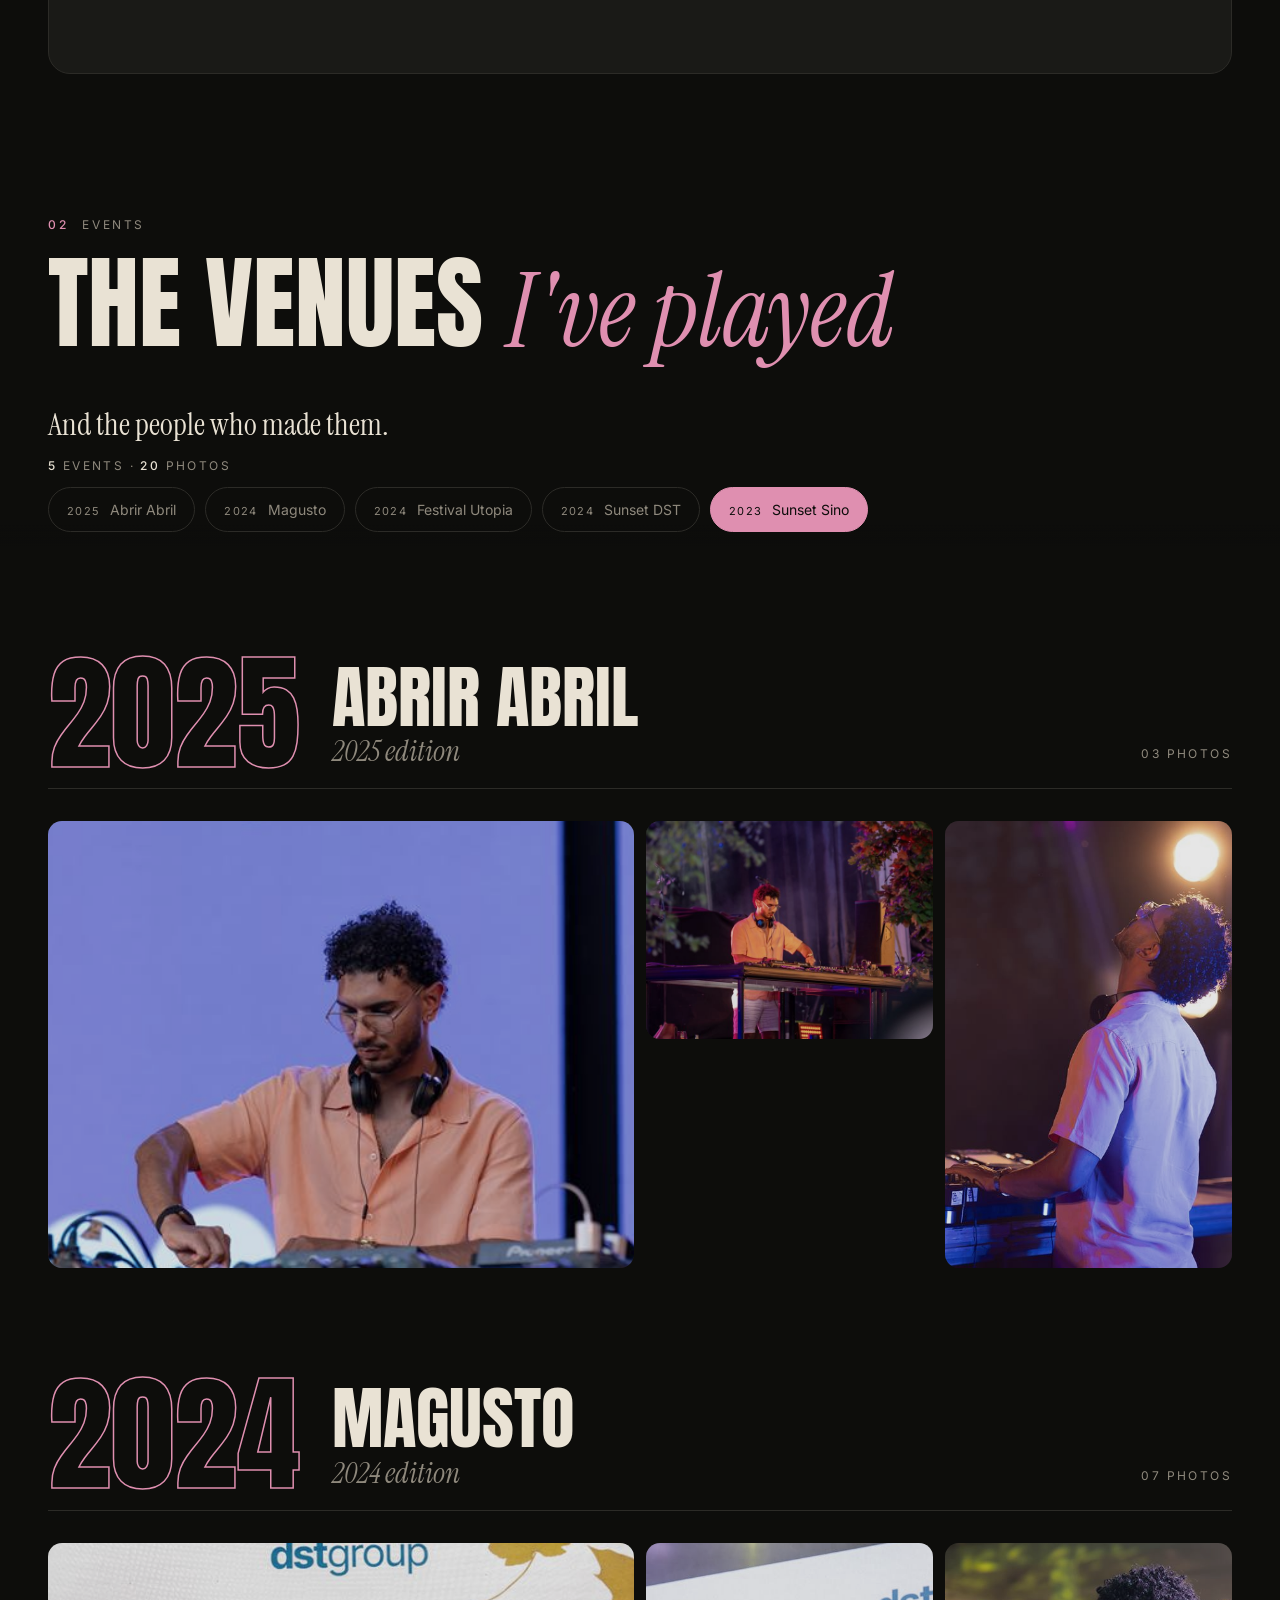
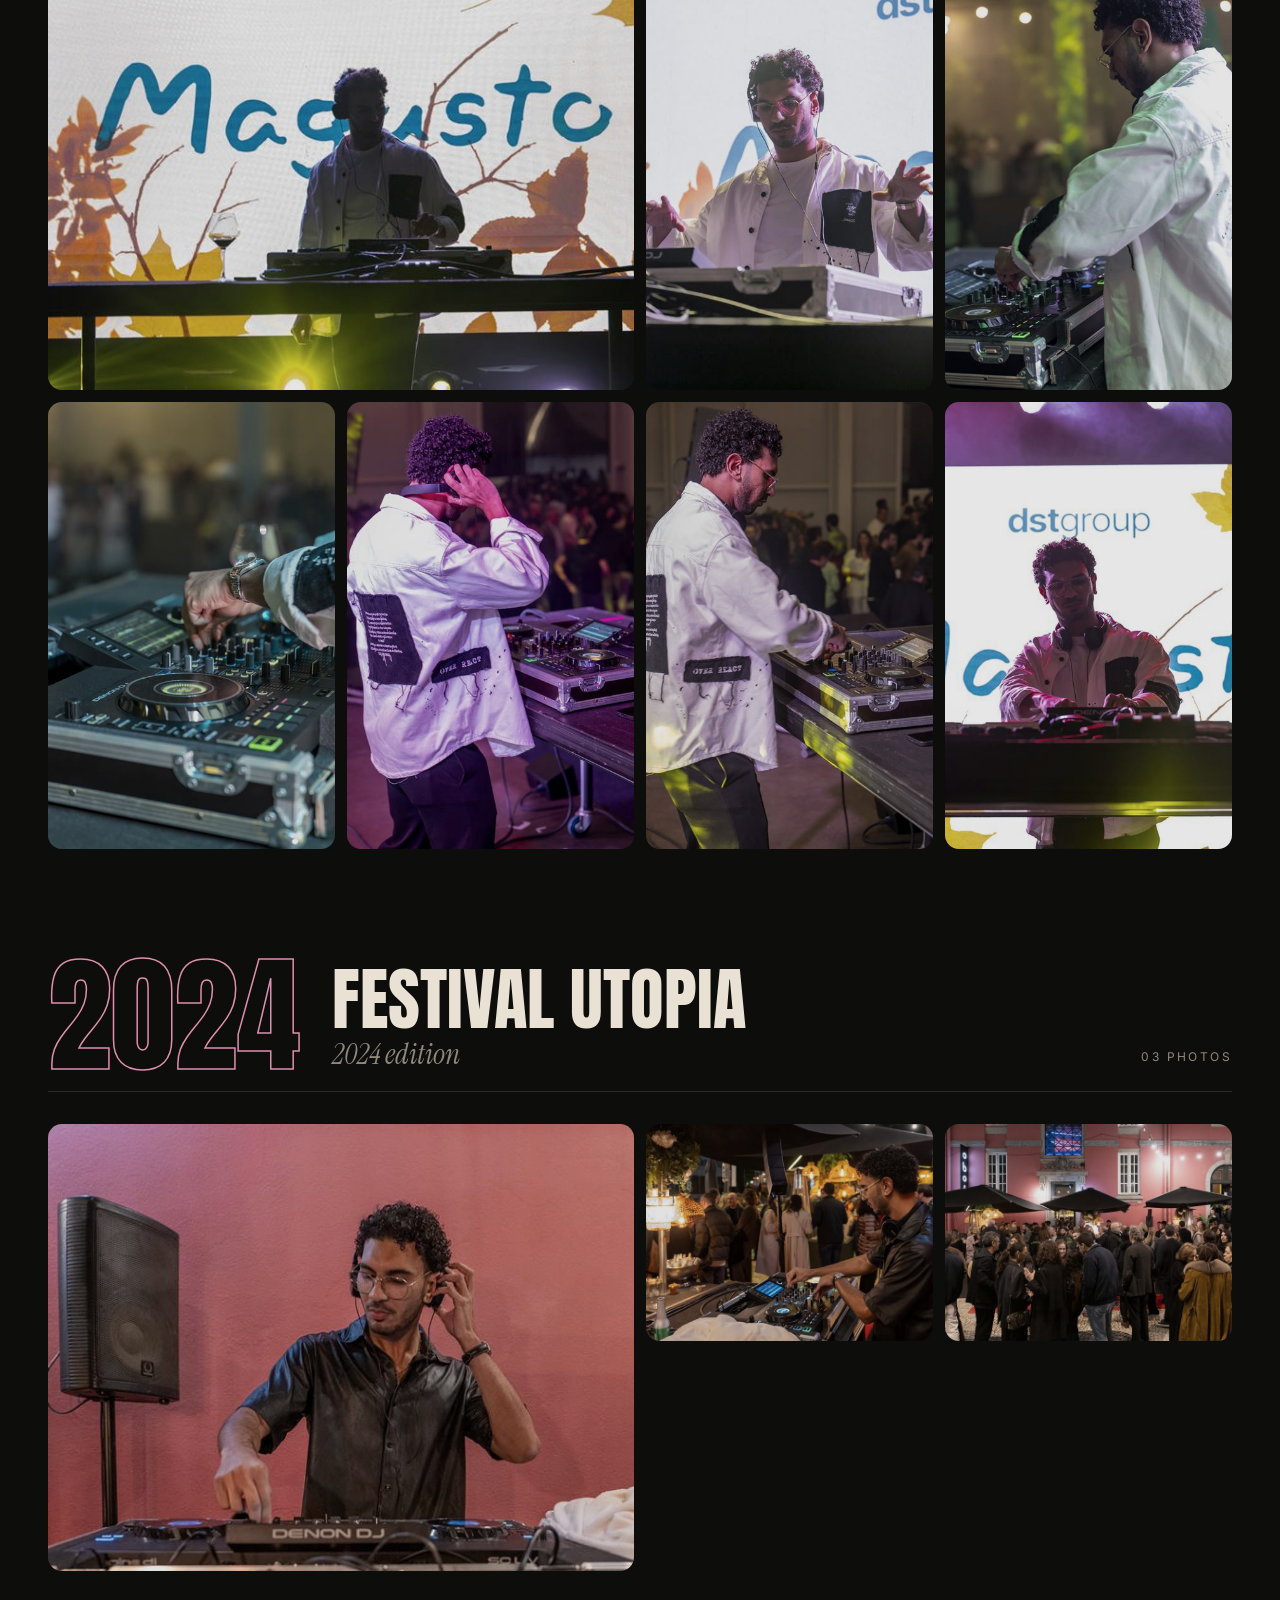
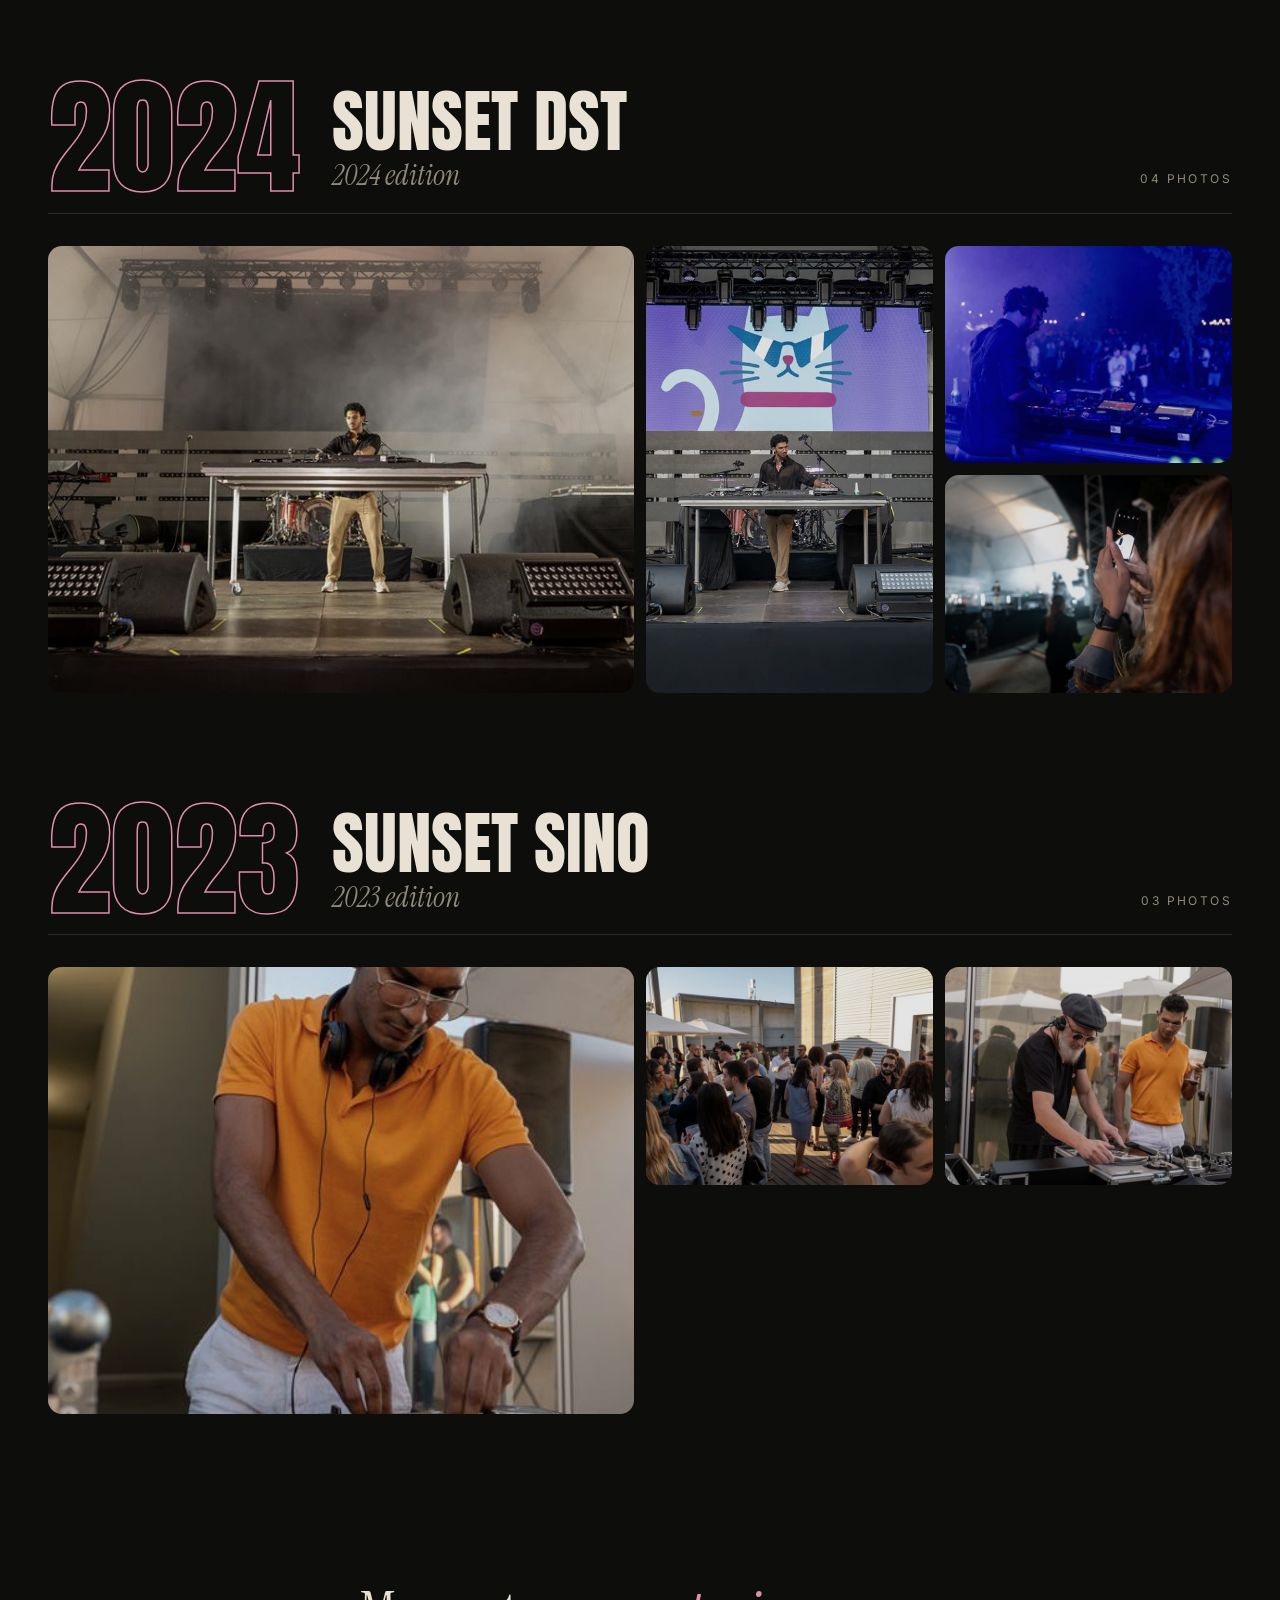
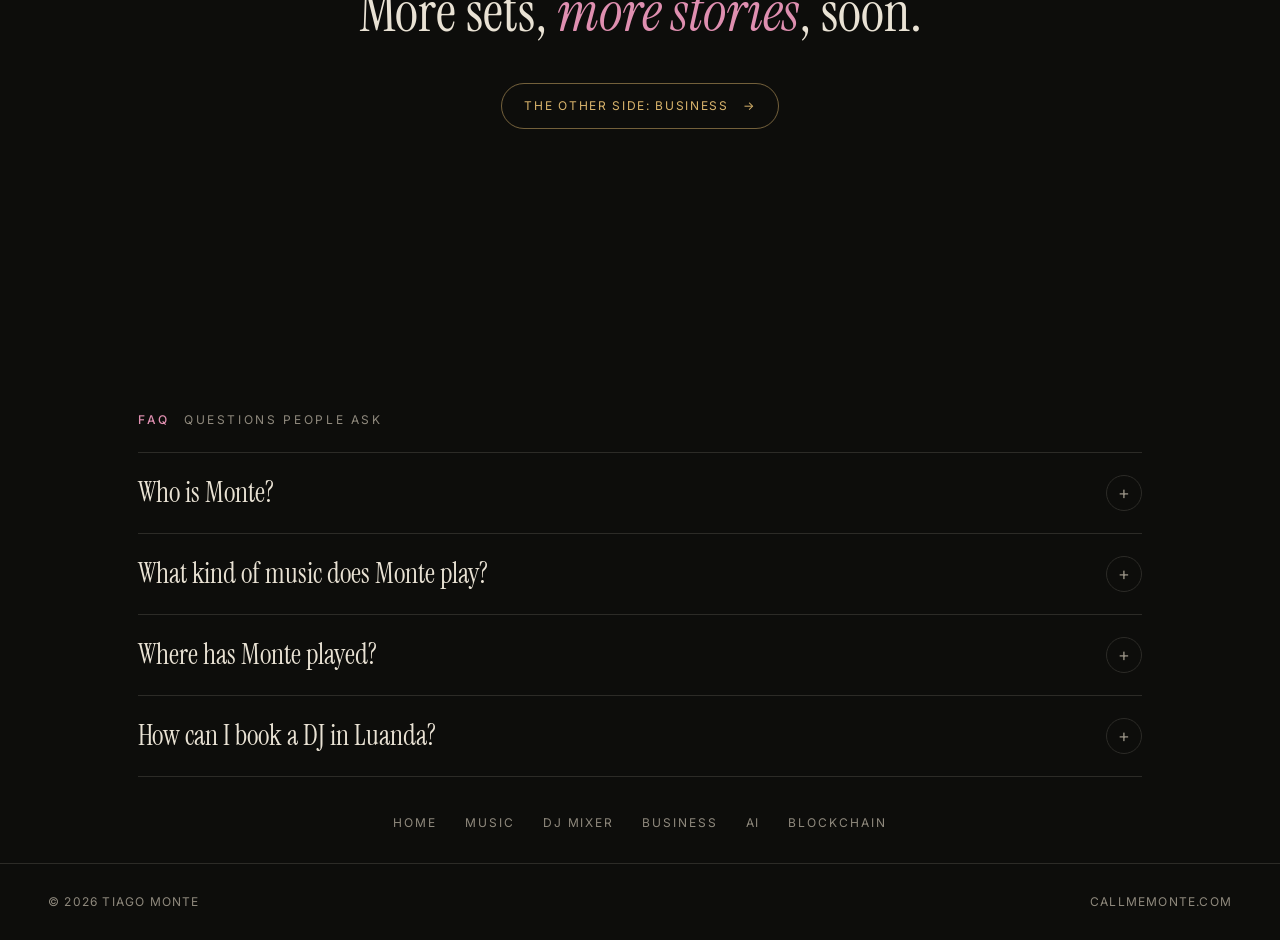
<file: events/index.html>
<!doctype html>
<html lang="en">
<head>
  <meta charset="utf-8">
  <meta name="viewport" content="width=device-width, initial-scale=1">
  <title>Events · Call me Monte</title>
  <!-- Events now live on the Music page (/art/) -->
  <meta name="robots" content="noindex, follow">
  <meta http-equiv="refresh" content="0; url=../art/#events">
  <link rel="canonical" href="https://callmemonte.com/art/">
  <script>location.replace('../art/' + (location.hash || '#events'));</script>
  <style>body { background: #0d0d0b; color: #e9e2d4; font-family: system-ui, sans-serif; padding: 48px 16px; } a { color: #df8fb0; }</style>
</head>
<body>
  <p>Events have moved to the <a href="../art/#events">Music page</a>.</p>
</body>
</html>
</file>
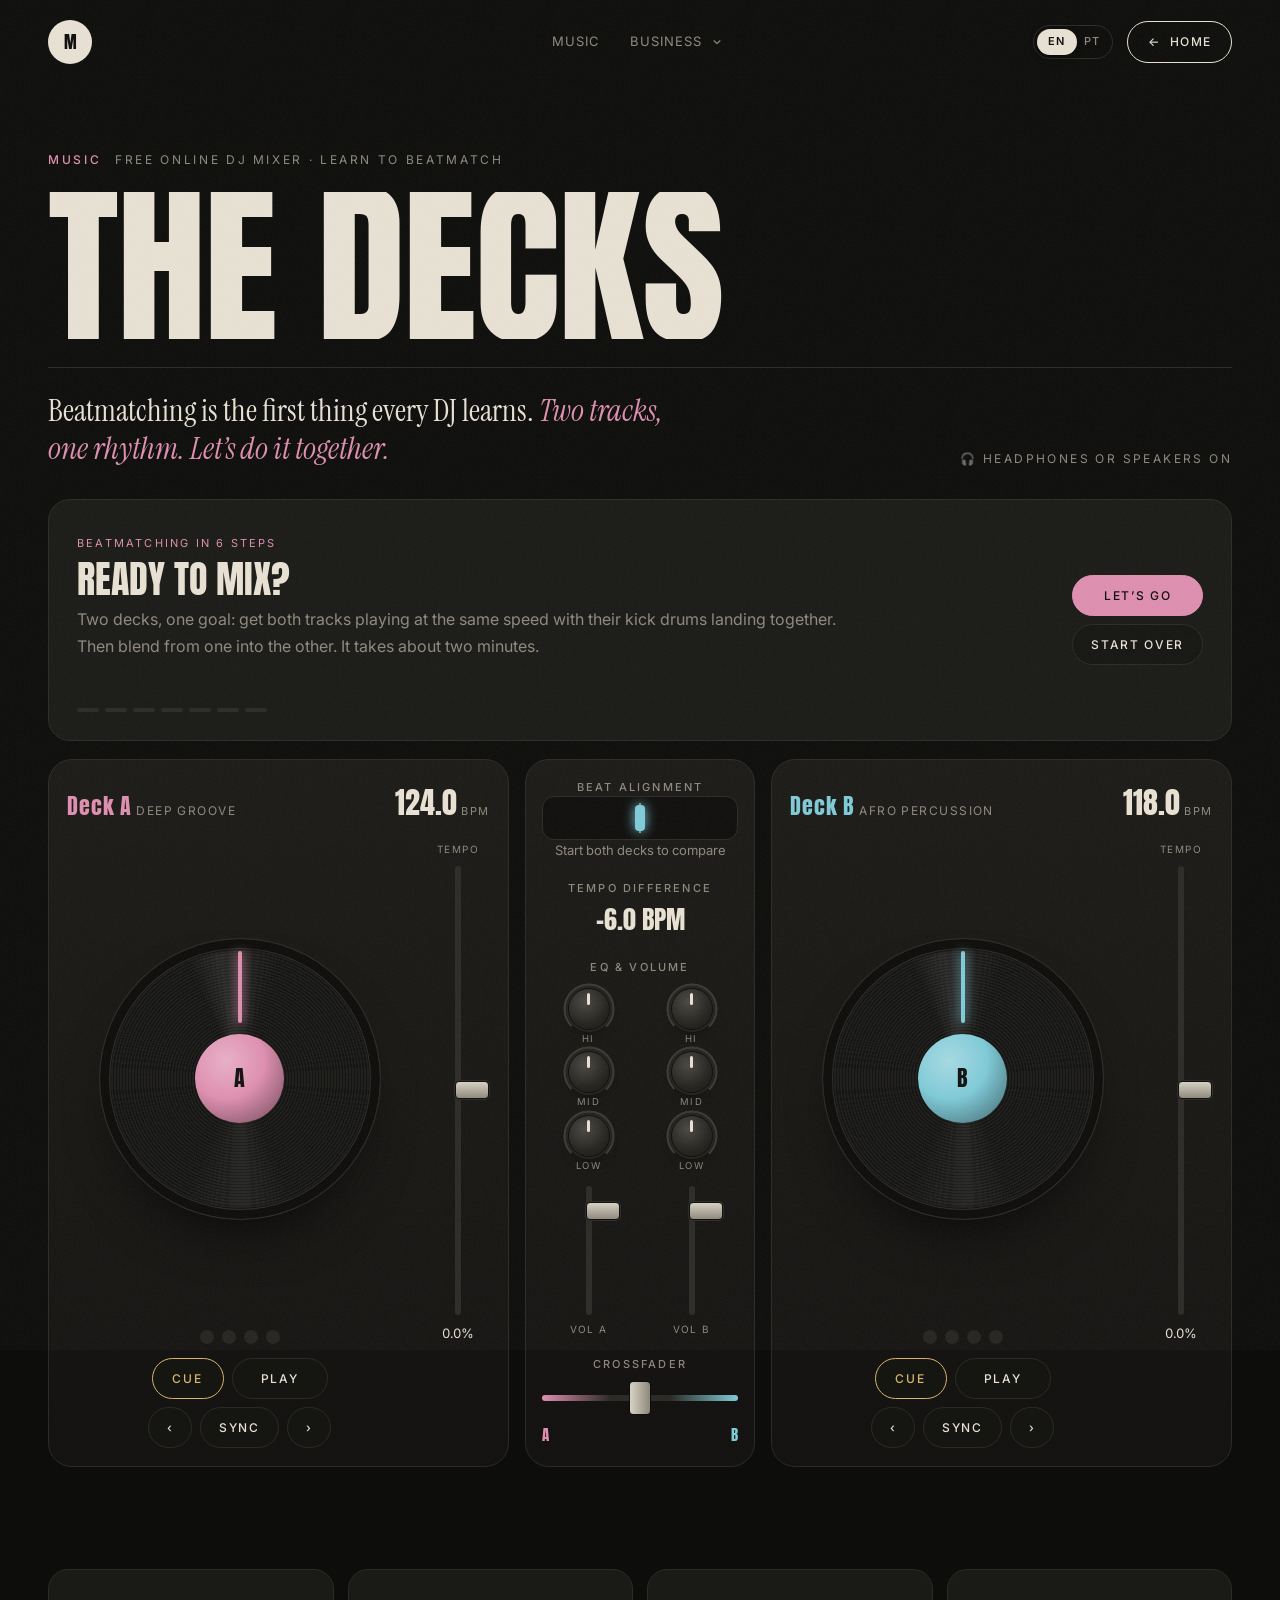
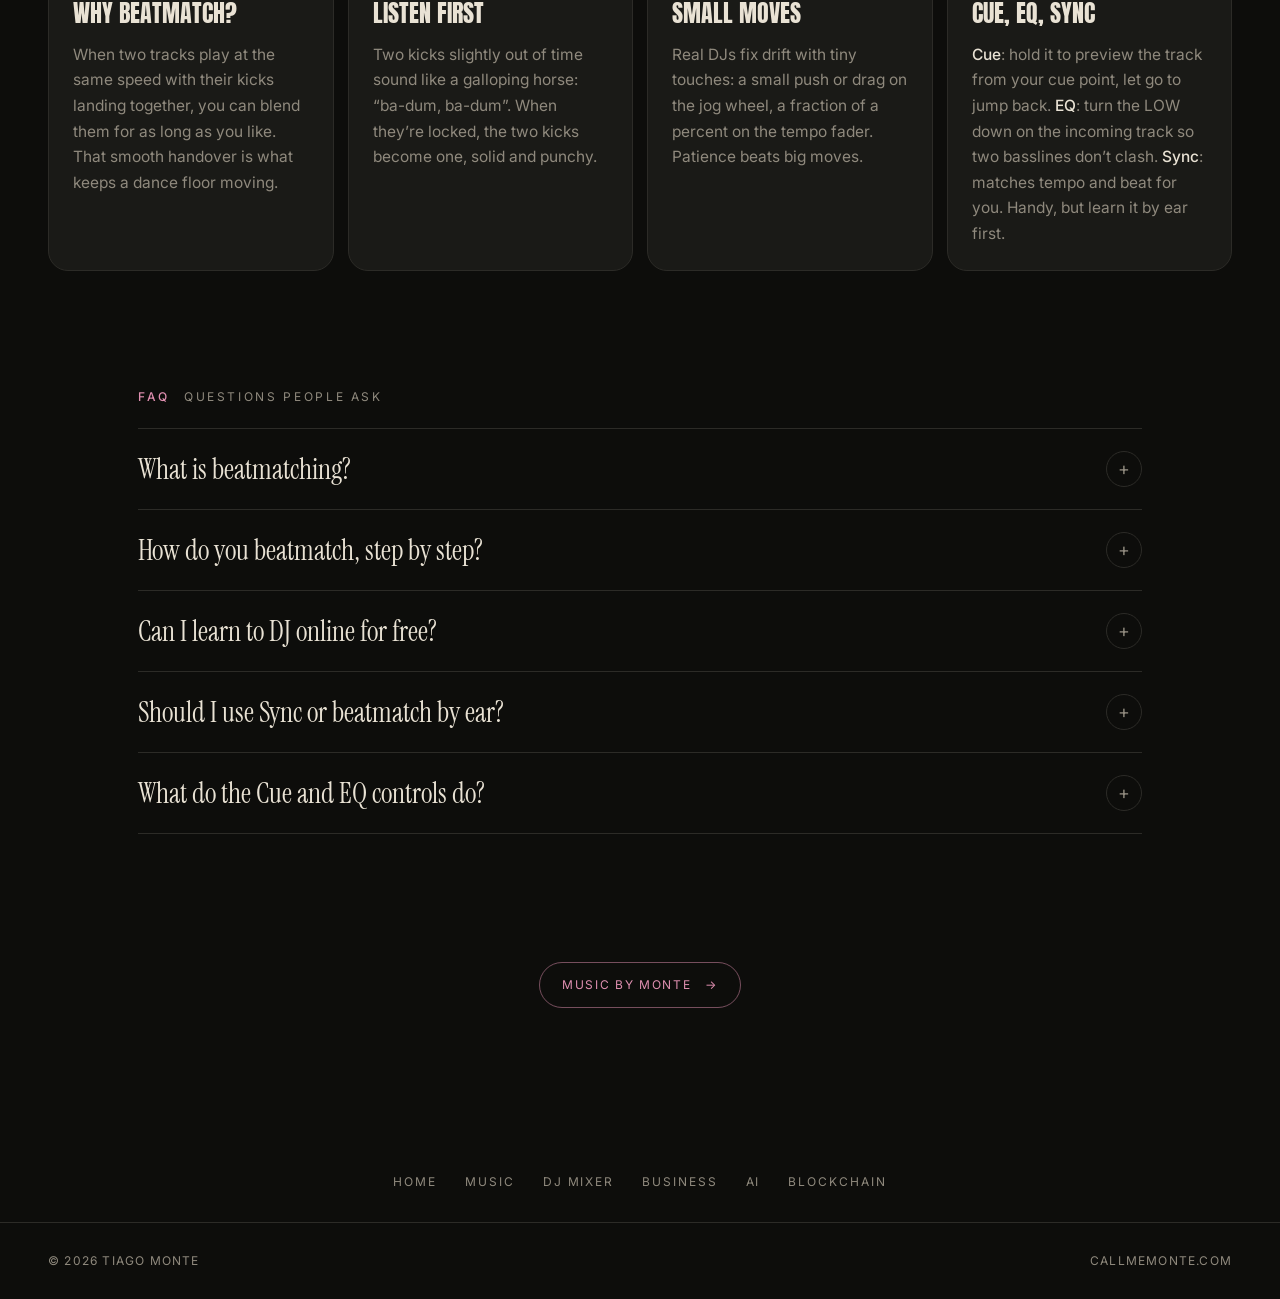
<file: mixer/index.html>
<!doctype html>
<html lang="en">
<head>
  <meta charset="utf-8">
  <meta name="viewport" content="width=device-width, initial-scale=1">
  <title>Learn to Beatmatch Online — Free DJ Mixer &amp; Tutorial | Monte</title>
  <meta name="description" content="Free online DJ mixer with a step-by-step beatmatching tutorial. Two decks, cue, EQ and sync in your browser, no download. Learn to mix in two minutes.">
  <meta name="author" content="Tiago Monte">
  <meta name="robots" content="index, follow, max-image-preview:large">
  <link rel="canonical" href="https://callmemonte.com/mixer/">
  <link rel="alternate" hreflang="en" href="https://callmemonte.com/mixer/">
  <link rel="alternate" hreflang="pt" href="https://callmemonte.com/mixer/?lang=pt">
  <link rel="alternate" hreflang="x-default" href="https://callmemonte.com/mixer/">
  <meta property="og:type" content="website">
  <meta property="og:site_name" content="Call me Monte">
  <meta property="og:title" content="Learn to Beatmatch Online — Free DJ Mixer &amp; Tutorial | Monte">
  <meta property="og:description" content="Free online DJ mixer with a step-by-step beatmatching tutorial. Two decks, cue, EQ and sync in your browser, no download. Learn to mix in two minutes.">
  <meta property="og:url" content="https://callmemonte.com/mixer/">
  <meta property="og:image" content="https://callmemonte.com/og-mixer.jpg">
  <meta property="og:image:width" content="1200">
  <meta property="og:image:height" content="630">
  <meta property="og:locale" content="en_US">
  <meta property="og:locale:alternate" content="pt_PT">
  <meta name="twitter:card" content="summary_large_image">
  <meta name="twitter:title" content="Learn to Beatmatch Online — Free DJ Mixer &amp; Tutorial | Monte">
  <meta name="twitter:description" content="Free online DJ mixer with a step-by-step beatmatching tutorial. Two decks, cue, EQ and sync in your browser, no download. Learn to mix in two minutes.">
  <meta name="twitter:image" content="https://callmemonte.com/og-mixer.jpg">
  <meta name="theme-color" content="#0d0d0b">
  <link rel="icon" href="data:image/svg+xml,%3Csvg xmlns='http://www.w3.org/2000/svg' viewBox='0 0 64 64'%3E%3Ccircle cx='32' cy='32' r='32' fill='%23e9e2d4'/%3E%3Ctext x='32' y='42' font-family='Impact,sans-serif' font-size='34' fill='%230d0d0b' text-anchor='middle'%3EM%3C/text%3E%3C/svg%3E">
  <script type="application/ld+json">
  {
    "@context": "https://schema.org",
    "@graph": [
      { "@type": "WebApplication", "@id": "https://callmemonte.com/mixer/#app", "name": "Learn to Beatmatch",
        "url": "https://callmemonte.com/mixer/", "applicationCategory": "EducationalApplication", "operatingSystem": "Any web browser",
        "offers": { "@type": "Offer", "price": "0", "priceCurrency": "USD" },
        "author": { "@type": "Person", "@id": "https://callmemonte.com/#person", "name": "Tiago Monte" } },
      { "@type": "BreadcrumbList", "itemListElement": [
        { "@type": "ListItem", "position": 1, "name": "Tiago Monte", "item": "https://callmemonte.com/" },
        { "@type": "ListItem", "position": 2, "name": "Music", "item": "https://callmemonte.com/art/" },
        { "@type": "ListItem", "position": 3, "name": "Mixer", "item": "https://callmemonte.com/mixer/" } ] }
    ]
  }
  </script>
  <script>document.documentElement.classList.add('js');</script>
  <link rel="preconnect" href="https://fonts.googleapis.com">
  <link rel="preconnect" href="https://fonts.gstatic.com" crossorigin>
  <link href="https://fonts.googleapis.com/css2?family=Anton&family=Instrument+Serif:ital@0;1&family=Inter:wght@400;500;600&display=swap" rel="stylesheet">
  <style>
    :root {
      --bg: #0d0d0b; --bg-2: #151512; --card: #1a1a17;
      --text: #e9e2d4; --muted: #8f897d; --line: #2c2b27;
      --accent: #df8fb0; --biz: #d9b46c;   /* Frequency colour, same as the Frequency side on the home page */
      --display: "Anton", Impact, "Arial Narrow", sans-serif;
      --serif: "Instrument Serif", Georgia, serif;
      --sans: "Inter", system-ui, -apple-system, "Segoe UI", sans-serif;
      --pad: clamp(16px, 4vw, 48px);
    }
    * { box-sizing: border-box; margin: 0; padding: 0; }
    html { scroll-behavior: smooth; }
    body { background: var(--bg); color: var(--text); font-family: var(--sans); font-size: 16px; line-height: 1.65; -webkit-font-smoothing: antialiased; overflow-x: hidden; }
    a { color: inherit; text-decoration: none; }
    button { font: inherit; color: inherit; }
    ::selection { background: var(--accent); color: var(--bg); }

    .grain {
      position: fixed; inset: -50%; z-index: 100; pointer-events: none; opacity: .06;
      background-image: url("data:image/svg+xml,%3Csvg xmlns='http://www.w3.org/2000/svg' width='200' height='200'%3E%3Cfilter id='n'%3E%3CfeTurbulence type='fractalNoise' baseFrequency='.9' numOctaves='3' stitchTiles='stitch'/%3E%3C/filter%3E%3Crect width='100%25' height='100%25' filter='url(%23n)'/%3E%3C/svg%3E");
      animation: grain 1.2s steps(6) infinite;
    }
    @keyframes grain { 0%,100% { transform: translate(0,0); } 20% { transform: translate(-3%,2%); } 40% { transform: translate(2%,-3%); } 60% { transform: translate(-2%,-1%); } 80% { transform: translate(3%,3%); } }

    /* nav */
    nav { position: fixed; top: 0; left: 0; right: 0; z-index: 50; display: flex; align-items: center; justify-content: space-between; padding: 20px var(--pad); transition: background .4s; }
    nav.solid { background: color-mix(in srgb, var(--bg) 80%, transparent); backdrop-filter: blur(10px); }
    .logo { width: 44px; height: 44px; border-radius: 50%; display: grid; place-items: center; background: var(--text); color: var(--bg); font-family: var(--display); font-size: 17px; }
    .pill { border: 1px solid var(--text); border-radius: 999px; padding: 10px 20px; font-size: 12px; letter-spacing: .1em; text-transform: uppercase; font-weight: 500; transition: background .3s, color .3s; display: inline-flex; gap: 10px; align-items: center; }
    .pill:hover { background: var(--text); color: var(--bg); }

    /* hero */
    .hero { padding: 150px var(--pad) 60px; position: relative; }
    .tag { font-size: 12px; letter-spacing: .22em; text-transform: uppercase; color: var(--muted); display: flex; gap: 14px; align-items: center; margin-bottom: 22px; }
    .tag b { color: var(--accent); font-weight: 500; }
    h1 { font-family: var(--display); font-weight: 400; text-transform: uppercase; font-size: clamp(88px, 20vw, 300px); line-height: .82; letter-spacing: -.01em; }
    h1 span { display: inline-block; }
    .js h1 span { transform: translateY(105%); animation: rise 1.1s cubic-bezier(.2,.8,.2,1) forwards; }
    h1 .wrap { display: block; overflow: hidden; }
    @keyframes rise { to { transform: none; } }
    .hero-foot { display: flex; flex-wrap: wrap; justify-content: space-between; align-items: end; gap: 24px; margin-top: 28px; padding-top: 24px; border-top: 1px solid var(--line); }
    .lede { font-family: var(--serif); font-size: clamp(22px, 2.4vw, 32px); line-height: 1.25; max-width: 620px; }
    .lede i { color: var(--accent); }
    .count { font-size: 12px; letter-spacing: .2em; text-transform: uppercase; color: var(--muted); }
    .count b { color: var(--text); font-weight: 500; }

    .nav-links { display: flex; gap: 32px; font-size: 13px; letter-spacing: .08em; text-transform: uppercase; }
    .nav-links a { color: var(--muted); transition: color .2s; }
    .nav-links a:hover, .nav-links a[aria-current] { color: var(--text); }
    .nav-links a[aria-current] { box-shadow: inset 0 -1px var(--accent); }
    @media (max-width: 600px) { .nav-links { gap: 20px; font-size: 12px; } }


    /* section heads */
    .sec { padding: clamp(80px, 11vw, 150px) var(--pad) 0; }
    .sec h2.big { font-family: var(--display); font-weight: 400; text-transform: uppercase; font-size: clamp(48px, 8vw, 128px); line-height: .9; margin-bottom: 48px; }
    .sec h2.big em { font-family: var(--serif); text-transform: none; color: var(--accent); }


    /* ---------- Mixer page ---------- */
    :root { --a: #df8fb0; --b: #7fcbd8; --ok: #8fd19e; }
    .hero { padding-bottom: 30px; }
    h1 { font-size: clamp(56px, 14vw, 200px); }

    /* the guide */
    .guide { display: grid; grid-template-columns: 1fr auto; gap: 20px 28px; align-items: center; background: var(--card); border: 1px solid var(--line); border-radius: 22px; padding: clamp(18px, 2.6vw, 28px); margin: 0 var(--pad); }
    .guide .step-no { font-size: 11px; letter-spacing: .2em; text-transform: uppercase; color: var(--accent); }
    .guide h2 { font-family: var(--display); font-weight: 400; text-transform: uppercase; font-size: clamp(26px, 3vw, 40px); line-height: 1; margin: 6px 0 8px; }
    .guide p { color: var(--muted); font-size: 16px; max-width: 760px; }
    .guide p b { color: var(--text); font-weight: 500; }
    .guide .tip { margin-top: 10px; font-family: var(--serif); font-style: italic; font-size: 19px; color: var(--accent); min-height: 1.3em; }
    .guide .tip.good { color: var(--ok); }
    .dots-progress { display: flex; gap: 6px; margin-top: 14px; }
    .dots-progress i { width: 22px; height: 4px; border-radius: 2px; background: var(--line); transition: background .4s; }
    .dots-progress i.done { background: var(--accent); }
    .dots-progress i.now { background: color-mix(in srgb, var(--accent) 55%, var(--line)); }
    .g-btns { display: flex; flex-direction: column; gap: 8px; }
    .btn { font: 500 12px var(--sans); letter-spacing: .14em; text-transform: uppercase; padding: 12px 18px; border-radius: 999px; border: 1px solid var(--line); background: var(--bg-2); color: var(--text); cursor: pointer; transition: background .3s, color .3s, border-color .3s; white-space: nowrap; }
    .btn:hover { border-color: var(--accent); }
    .btn.primary { background: var(--accent); color: var(--bg); border-color: var(--accent); }
    .btn:disabled { opacity: .35; cursor: default; }
    @media (max-width: 700px) { .guide { grid-template-columns: 1fr; } .g-btns { flex-direction: row; flex-wrap: wrap; } }

    /* the rig */
    .rig { display: grid; grid-template-columns: 1fr 230px 1fr; gap: 16px; padding: 18px var(--pad) 0; align-items: stretch; }
    .deck { --c: var(--a); position: relative; background: linear-gradient(180deg, #1b1a17, #141311); border: 1px solid var(--line); border-radius: 24px; padding: 18px; display: grid; grid-template-columns: 1fr 64px; grid-template-rows: auto 1fr auto; gap: 14px; transition: border-color .4s, box-shadow .4s; }
    .deck.b { --c: var(--b); }
    .deck.hint { border-color: var(--c); box-shadow: 0 0 0 1px var(--c), 0 0 40px -14px var(--c); }
    .deck-head { grid-column: 1 / -1; display: flex; justify-content: space-between; align-items: baseline; gap: 10px; }
    .deck-head b { font-family: var(--display); font-weight: 400; font-size: 22px; letter-spacing: .04em; color: var(--c); }
    .deck-head small { color: var(--muted); font-size: 12px; letter-spacing: .12em; text-transform: uppercase; }
    .bpm { font-family: var(--display); font-size: 30px; font-variant-numeric: tabular-nums; }
    .bpm em { font-family: var(--sans); font-style: normal; font-size: 11px; letter-spacing: .14em; color: var(--muted); margin-left: 4px; }
    .platter-wrap { display: grid; place-items: center; }
    .platter {
      position: relative; width: min(100%, 280px); aspect-ratio: 1; border-radius: 50%; cursor: grab; touch-action: none; user-select: none;
      background: radial-gradient(circle, #222 0 14%, transparent 15%), repeating-radial-gradient(circle, #111 0 1.5px, #1d1c19 1.5px 3px), #161512;
      box-shadow: 0 0 0 1px #2c2b27, inset 0 0 0 9px #0d0c0a, inset 0 0 0 10px #2c2b27, 0 30px 60px -30px #000;
    }
    .platter:active { cursor: grabbing; }
    .platter .disc { position: absolute; inset: 0; border-radius: 50%; }
    .platter .disc::before { content: ""; position: absolute; inset: 12px; border-radius: 50%; background: conic-gradient(from 300deg, transparent 0 10%, rgba(255,255,255,.08) 14%, transparent 22% 60%, rgba(255,255,255,.05) 66%, transparent 74%); }
    .platter .disc::after { content: ""; position: absolute; top: 12px; left: 50%; width: 4px; height: 26%; margin-left: -2px; border-radius: 2px; background: var(--c); box-shadow: 0 0 12px var(--c); }
    .platter .label { position: absolute; inset: 34%; border-radius: 50%; background: radial-gradient(circle at 35% 30%, color-mix(in srgb, var(--c) 70%, #fff), var(--c) 45%, color-mix(in srgb, var(--c) 50%, #000)); display: grid; place-items: center; font-family: var(--display); color: #111; font-size: clamp(16px, 2vw, 22px); }
    .lights { grid-column: 1; display: flex; gap: 8px; justify-content: center; }
    .lights i { width: 14px; height: 14px; border-radius: 50%; background: #262521; transition: background .08s, box-shadow .08s; }
    .lights i.on { background: var(--c); box-shadow: 0 0 12px var(--c); }
    .lights i.one.on { background: #fff; box-shadow: 0 0 14px #fff; }
    .deck-btns { grid-column: 1; display: grid; gap: 8px; justify-items: center; }
    .deck-btns .row { display: flex; gap: 8px; justify-content: center; }
    .cue { min-width: 72px; }
    .cue.at { border-color: var(--biz); color: var(--biz); }
    .cue.blink { animation: cueblink 1s steps(2, jump-none) infinite; }
    .cue.held { background: var(--biz); border-color: var(--biz); color: var(--bg); animation: none; }
    @keyframes cueblink { 0% { border-color: var(--biz); color: var(--biz); } 100% { border-color: var(--line); color: var(--text); } }
    .sync { min-width: 72px; }
    .sync.on { border-color: var(--c); color: var(--c); box-shadow: 0 0 14px -4px var(--c); }
    .sync.flash { background: var(--c); color: var(--bg); }
    .play { min-width: 96px; }
    .play.on { background: var(--c); color: var(--bg); border-color: var(--c); }
    .nudge { width: 44px; padding: 12px 0; text-align: center; }
    /* pitch fader */
    .pitch { grid-column: 2; grid-row: 2 / 4; display: flex; flex-direction: column; align-items: center; gap: 8px; }
    .pitch label { font-size: 10px; letter-spacing: .16em; text-transform: uppercase; color: var(--muted); text-align: center; }
    .vfader { -webkit-appearance: none; appearance: none; writing-mode: vertical-lr; direction: rtl; width: 34px; flex: 1; min-height: 200px; background: transparent; cursor: pointer; }
    .vfader::-webkit-slider-runnable-track { width: 6px; border-radius: 3px; background: linear-gradient(#2c2b27, #2c2b27) center / 6px 100% no-repeat; }
    .vfader::-webkit-slider-thumb { -webkit-appearance: none; width: 34px; height: 18px; border-radius: 4px; background: linear-gradient(#d8d2c4, #8f897d); border: 1px solid #0d0c0a; box-shadow: 0 0 0 1px #2c2b27; }
    .vfader::-moz-range-track { width: 6px; background: #2c2b27; border-radius: 3px; }
    .vfader::-moz-range-thumb { width: 34px; height: 18px; border-radius: 4px; background: linear-gradient(#d8d2c4, #8f897d); border: 1px solid #0d0c0a; }
    .pct { font-variant-numeric: tabular-nums; font-size: 13px; }

    /* the mixer in the middle */
    .mixer { background: linear-gradient(180deg, #1b1a17, #141311); border: 1px solid var(--line); border-radius: 24px; padding: 18px 16px; display: flex; flex-direction: column; gap: 18px; }
    .mixer h3 { font-size: 11px; letter-spacing: .2em; text-transform: uppercase; color: var(--muted); font-weight: 500; text-align: center; }
    .phase { position: relative; height: 44px; border-radius: 12px; background: #0f0e0c; border: 1px solid var(--line); overflow: hidden; }
    .phase::before { content: ""; position: absolute; left: 50%; top: 6px; bottom: 6px; width: 2px; margin-left: -1px; background: var(--ok); opacity: .7; }
    .phase .marker { position: absolute; top: 8px; bottom: 8px; width: 10px; margin-left: -5px; left: 50%; border-radius: 4px; background: var(--b); box-shadow: 0 0 12px var(--b); transition: background .3s; }
    .phase .marker.locked { background: var(--ok); box-shadow: 0 0 14px var(--ok); }
    .phase-read { text-align: center; font-size: 13px; color: var(--muted); font-variant-numeric: tabular-nums; min-height: 1.4em; }
    .phase-read b { color: var(--text); font-weight: 500; }
    .bpm-diff { text-align: center; font-family: var(--display); font-size: 26px; font-variant-numeric: tabular-nums; }
    .bpm-diff.ok { color: var(--ok); }
    .channels { display: grid; grid-template-columns: 1fr 1fr; gap: 10px; justify-items: center; }
    .channels label { font-size: 10px; letter-spacing: .14em; text-transform: uppercase; color: var(--muted); }
    .channels .vfader { min-height: 120px; }
    .channels-wrap h3 { margin-bottom: 12px; }
    .strip { display: grid; justify-items: center; gap: 6px; }
    .eq { display: grid; gap: 6px; margin-bottom: 6px; }
    .kn { display: grid; justify-items: center; gap: 2px; }
    .kn span { font-size: 9.5px; letter-spacing: .16em; text-transform: uppercase; color: var(--muted); }
    .knob {
      --r: 0deg; position: relative; width: 40px; height: 40px; border-radius: 50%; cursor: ns-resize; touch-action: none; user-select: none;
      background: radial-gradient(circle at 40% 32%, #4a4842, #24231f 62%, #161512);
      box-shadow: 0 0 0 1px #0d0c0a, 0 0 0 3px #24231f, 0 6px 14px -6px #000; transition: box-shadow .3s;
    }
    .knob::before { content: ""; position: absolute; inset: -6px; border-radius: 50%; background: conic-gradient(from 225deg, #3a3833 0 270deg, transparent 270deg); -webkit-mask: radial-gradient(closest-side, transparent 88%, #000 91% 97%, transparent 100%); mask: radial-gradient(closest-side, transparent 88%, #000 91% 97%, transparent 100%); }
    .knob i { position: absolute; inset: 0; transform: rotate(var(--r)); }
    .knob i::after { content: ""; position: absolute; left: 50%; top: 4px; width: 3px; height: 12px; margin-left: -1.5px; border-radius: 2px; background: var(--text); }
    .knob:focus-visible { outline: 1px solid var(--accent); outline-offset: 8px; }
    .strip:first-child .knob.cut i::after { background: var(--a); } .strip:last-child .knob.cut i::after { background: var(--b); }
    .knob.kill { box-shadow: 0 0 0 1px #0d0c0a, 0 0 0 3px #5a2b2b, 0 0 16px -4px #e0605a; }
    .knob.kill i::after { background: #e0605a; }
    .xfade { display: grid; gap: 8px; }
    .xfade .ends { display: flex; justify-content: space-between; font-family: var(--display); font-size: 15px; }
    .xfade .ends span:first-child { color: var(--a); } .xfade .ends span:last-child { color: var(--b); }
    .hfader { -webkit-appearance: none; appearance: none; width: 100%; height: 34px; background: transparent; cursor: pointer; }
    .hfader::-webkit-slider-runnable-track { height: 6px; border-radius: 3px; background: linear-gradient(90deg, var(--a), #2c2b27 35% 65%, var(--b)); }
    .hfader::-webkit-slider-thumb { -webkit-appearance: none; width: 22px; height: 34px; margin-top: -14px; border-radius: 4px; background: linear-gradient(90deg, #d8d2c4, #8f897d); border: 1px solid #0d0c0a; }
    .hfader::-moz-range-track { height: 6px; border-radius: 3px; background: linear-gradient(90deg, var(--a), #2c2b27 35% 65%, var(--b)); }
    .hfader::-moz-range-thumb { width: 22px; height: 34px; border-radius: 4px; background: linear-gradient(90deg, #d8d2c4, #8f897d); border: 1px solid #0d0c0a; }
    .hint-glow { outline: 2px solid var(--accent); outline-offset: 6px; border-radius: 10px; animation: halo 1.6s ease-in-out infinite; }
    @keyframes halo { 50% { outline-color: transparent; } }

    @media (max-width: 960px) {
      .rig { grid-template-columns: 1fr 1fr; }
      .mixer { grid-column: 1 / -1; order: 3; display: grid; grid-template-columns: 1fr 1fr; align-items: start; }
      .mixer .xfade, .mixer .phase-block { grid-column: 1 / -1; }
      .mixer > * { grid-column: 1 / -1; }
      .eq { grid-auto-flow: column; gap: 16px; }
    }
    @media (max-width: 640px) {
      .rig { grid-template-columns: 1fr; }
      .platter { width: min(100%, 230px); }
      .vfader { min-height: 160px; }
      .knob { width: 34px; height: 34px; } .knob i::after { height: 10px; }
      .eq { gap: 14px; }
    }

    .notes { padding: clamp(60px, 8vw, 110px) var(--pad) 0; display: grid; grid-template-columns: repeat(4, 1fr); gap: 14px; }
    @media (max-width: 1200px) { .notes { grid-template-columns: repeat(2, 1fr); } }
    .notes article { background: var(--card); border: 1px solid var(--line); border-radius: 20px; padding: 24px; }
    .notes h3 { font-family: var(--display); font-weight: 400; text-transform: uppercase; font-size: 24px; margin-bottom: 8px; }
    .notes p { color: var(--muted); font-size: 15.5px; }
    .notes p b { color: var(--text); font-weight: 500; }
    @media (max-width: 860px) { .notes { grid-template-columns: 1fr; } }
    .closing-links { text-align: center; padding: clamp(80px, 10vw, 130px) var(--pad); display: flex; justify-content: center; gap: 14px; flex-wrap: wrap; }
    .other { display: inline-flex; align-items: center; gap: 14px; font-size: 12px; letter-spacing: .14em; text-transform: uppercase; padding: 12px 22px; border-radius: 999px; color: var(--accent); border: 1px solid color-mix(in srgb, var(--accent) 50%, transparent); transition: background .35s, color .35s; }
    .other:hover { background: var(--accent); color: var(--bg); }
    footer { display: flex; justify-content: space-between; flex-wrap: wrap; gap: 12px; padding: 28px var(--pad); border-top: 1px solid var(--line); font-size: 12px; letter-spacing: .1em; text-transform: uppercase; color: var(--muted); }
    .party { position: fixed; inset: 0; pointer-events: none; z-index: 60; }
  </style>
  <link rel="stylesheet" href="../site.css">
</head>
<body>
  <div class="grain" aria-hidden="true"></div>

  <nav id="nav">
    <a class="logo" href="../" aria-label="Home">M</a>
    <div class="nav-links">
      <a href="../art/">Music</a>
      <a href="../business/">Business</a>
      <a href="../ai/">AI</a>
    </div>
    <a class="pill" href="../"><span aria-hidden="true">←</span> Home</a>
  </nav>

  <header class="hero">
    <p class="tag"><b>Music</b> Free online DJ mixer · Learn to beatmatch</p>
    <h1><span class="wrap"><span>The decks</span></span></h1>
    <div class="hero-foot">
      <p class="lede">Beatmatching is the first thing every DJ learns. <i>Two tracks, one rhythm. Let’s do it together.</i></p>
      <p class="count">🎧 Headphones or speakers on</p>
    </div>
  </header>

  <section class="guide" id="guide" aria-live="polite">
    <div>
      <span class="step-no" id="gNo"></span>
      <h2 id="gTitle"></h2>
      <p id="gText"></p>
      <p class="tip" id="gTip"></p>
      <div class="dots-progress" id="gDots" aria-hidden="true"></div>
    </div>
    <div class="g-btns">
      <button class="btn primary" type="button" id="gNext">Next</button>
      <button class="btn" type="button" id="gRestart">Start over</button>
    </div>
  </section>

  <section class="rig" aria-label="DJ mixer">
    <div class="deck a" id="deckA">
      <div class="deck-head"><span><b>Deck A</b> <small>Deep groove</small></span><span class="bpm" id="bpmA">124.0<em>BPM</em></span></div>
      <div class="platter-wrap"><div class="platter" id="platA" role="slider" aria-label="Deck A jog wheel" aria-valuetext="0"><div class="disc" id="discA"></div><div class="label">A</div></div></div>
      <div class="pitch"><label for="pitchA">Tempo</label><input class="vfader" type="range" id="pitchA" min="-8" max="8" step="0.05" value="0" aria-label="Deck A tempo"><span class="pct" id="pctA">0.0%</span></div>
      <div class="lights" id="lightsA" aria-hidden="true"><i class="one"></i><i></i><i></i><i></i></div>
      <div class="deck-btns">
        <div class="row"><button class="btn cue" type="button" id="cueA" title="Hold to preview from the cue point. Let go to jump back.">Cue</button><button class="btn play" type="button" id="playA">Play</button></div>
        <div class="row"><button class="btn nudge" type="button" data-deck="A" data-nudge="-1" aria-label="Nudge deck A back">‹</button><button class="btn sync" type="button" id="syncA" aria-pressed="false" title="Match this deck’s tempo and beat to the other deck">Sync</button><button class="btn nudge" type="button" data-deck="A" data-nudge="1" aria-label="Nudge deck A forward">›</button></div>
      </div>
    </div>

    <div class="mixer">
      <div class="phase-block">
        <h3>Beat alignment</h3>
        <div class="phase" id="phase" aria-hidden="true"><span class="marker" id="phaseMarker"></span></div>
        <p class="phase-read" id="phaseRead">Start both decks to compare</p>
      </div>
      <div>
        <h3>Tempo difference</h3>
        <p class="bpm-diff" id="bpmDiff">—</p>
      </div>
      <div class="channels-wrap">
      <h3>EQ &amp; volume</h3>
      <div class="channels">
        <div class="strip"><div class="eq"><div class="kn"><div class="knob" role="slider" tabindex="0" id="eqAhi" data-deck="A" data-band="hi" aria-label="Deck A treble" aria-valuemin="-1" aria-valuemax="1" aria-valuenow="0" aria-valuetext="0 dB"><i></i></div><span>Hi</span></div><div class="kn"><div class="knob" role="slider" tabindex="0" id="eqAmid" data-deck="A" data-band="mid" aria-label="Deck A mids" aria-valuemin="-1" aria-valuemax="1" aria-valuenow="0" aria-valuetext="0 dB"><i></i></div><span>Mid</span></div><div class="kn"><div class="knob" role="slider" tabindex="0" id="eqAlow" data-deck="A" data-band="low" aria-label="Deck A bass" aria-valuemin="-1" aria-valuemax="1" aria-valuenow="0" aria-valuetext="0 dB"><i></i></div><span>Low</span></div></div><input class="vfader" type="range" id="volA" min="0" max="1" step="0.01" value="0.85" aria-label="Deck A volume"><label for="volA">Vol A</label></div>
        <div class="strip"><div class="eq"><div class="kn"><div class="knob" role="slider" tabindex="0" id="eqBhi" data-deck="B" data-band="hi" aria-label="Deck B treble" aria-valuemin="-1" aria-valuemax="1" aria-valuenow="0" aria-valuetext="0 dB"><i></i></div><span>Hi</span></div><div class="kn"><div class="knob" role="slider" tabindex="0" id="eqBmid" data-deck="B" data-band="mid" aria-label="Deck B mids" aria-valuemin="-1" aria-valuemax="1" aria-valuenow="0" aria-valuetext="0 dB"><i></i></div><span>Mid</span></div><div class="kn"><div class="knob" role="slider" tabindex="0" id="eqBlow" data-deck="B" data-band="low" aria-label="Deck B bass" aria-valuemin="-1" aria-valuemax="1" aria-valuenow="0" aria-valuetext="0 dB"><i></i></div><span>Low</span></div></div><input class="vfader" type="range" id="volB" min="0" max="1" step="0.01" value="0.85" aria-label="Deck B volume"><label for="volB">Vol B</label></div>
      </div>
      </div>
      <div class="xfade" id="xfadeBox">
        <h3>Crossfader</h3>
        <input class="hfader" type="range" id="xfade" min="0" max="1" step="0.01" value="0.5" aria-label="Crossfader">
        <div class="ends"><span>A</span><span>B</span></div>
      </div>
    </div>

    <div class="deck b" id="deckB">
      <div class="deck-head"><span><b>Deck B</b> <small>Afro percussion</small></span><span class="bpm" id="bpmB">118.0<em>BPM</em></span></div>
      <div class="platter-wrap"><div class="platter" id="platB" role="slider" aria-label="Deck B jog wheel" aria-valuetext="0"><div class="disc" id="discB"></div><div class="label">B</div></div></div>
      <div class="pitch"><label for="pitchB">Tempo</label><input class="vfader" type="range" id="pitchB" min="-8" max="8" step="0.05" value="0" aria-label="Deck B tempo"><span class="pct" id="pctB">0.0%</span></div>
      <div class="lights" id="lightsB" aria-hidden="true"><i class="one"></i><i></i><i></i><i></i></div>
      <div class="deck-btns">
        <div class="row"><button class="btn cue" type="button" id="cueB" title="Hold to preview from the cue point. Let go to jump back.">Cue</button><button class="btn play" type="button" id="playB">Play</button></div>
        <div class="row"><button class="btn nudge" type="button" data-deck="B" data-nudge="-1" aria-label="Nudge deck B back">‹</button><button class="btn sync" type="button" id="syncB" aria-pressed="false" title="Match this deck’s tempo and beat to the other deck">Sync</button><button class="btn nudge" type="button" data-deck="B" data-nudge="1" aria-label="Nudge deck B forward">›</button></div>
      </div>
    </div>
  </section>

  <section class="notes">
    <article><h3>Why beatmatch?</h3><p>When two tracks play at the same speed with their kicks landing together, you can blend them for as long as you like. That smooth handover is what keeps a dance floor moving.</p></article>
    <article><h3>Listen first</h3><p>Two kicks slightly out of time sound like a galloping horse: “ba-dum, ba-dum”. When they’re locked, the two kicks become one, solid and punchy.</p></article>
    <article><h3>Small moves</h3><p>Real DJs fix drift with tiny touches: a small push or drag on the jog wheel, a fraction of a percent on the tempo fader. Patience beats big moves.</p></article>
    <article><h3>Cue, EQ, Sync</h3><p><b>Cue</b>: hold it to preview the track from your cue point, let go to jump back. <b>EQ</b>: turn the LOW down on the incoming track so two basslines don’t clash. <b>Sync</b>: matches tempo and beat for you. Handy, but learn it by ear first.</p></article>
  </section>

  <section class="sec faq-sec" id="faq" aria-labelledby="faqTitle">
    <p class="tag"><b>FAQ</b> <span id="faqTitle">Questions people ask</span></p>
    <div class="faq">
      <details><summary>What is beatmatching?</summary><p>Beatmatching means playing two tracks at the same tempo, with their kick drums landing at the same moment, so you can blend from one to the other without the dance floor noticing. It is the first skill every DJ learns.</p></details>
      <details><summary>How do you beatmatch, step by step?</summary><p>Start the first track, start the second on the “1” of a bar, match the tempo with the pitch fader until both show the same BPM, then nudge the jog wheel until the kicks line up. Finally, blend with the crossfader and the EQ.</p></details>
      <details><summary>Can I learn to DJ online for free?</summary><p>Yes. This DJ mixer runs in your browser with no download and no account. It has two decks, cue, a three-band EQ, sync and a guide that walks you through your first mix.</p></details>
      <details><summary>Should I use Sync or beatmatch by ear?</summary><p>Sync is handy, but learning by ear trains you to hear drift and fix it fast, which matters when the gear or the tracks don’t cooperate. Learn by ear first, then use sync to focus on creativity.</p></details>
      <details><summary>What do the Cue and EQ controls do?</summary><p>Cue lets you preview a track from a chosen point and jump straight back to it. The EQ splits the sound into low, mid and high: turning down the low on the incoming track stops two basslines from clashing.</p></details>
    </div>
  </section>
  <script type="application/ld+json">
{
 "@context": "https://schema.org",
 "@type": "FAQPage",
 "@id": "https://callmemonte.com/mixer/#faq",
 "mainEntity": [
  {
   "@type": "Question",
   "name": "What is beatmatching?",
   "acceptedAnswer": {
    "@type": "Answer",
    "text": "Beatmatching means playing two tracks at the same tempo, with their kick drums landing at the same moment, so you can blend from one to the other without the dance floor noticing. It is the first skill every DJ learns."
   }
  },
  {
   "@type": "Question",
   "name": "How do you beatmatch, step by step?",
   "acceptedAnswer": {
    "@type": "Answer",
    "text": "Start the first track, start the second on the “1” of a bar, match the tempo with the pitch fader until both show the same BPM, then nudge the jog wheel until the kicks line up. Finally, blend with the crossfader and the EQ."
   }
  },
  {
   "@type": "Question",
   "name": "Can I learn to DJ online for free?",
   "acceptedAnswer": {
    "@type": "Answer",
    "text": "Yes. This DJ mixer runs in your browser with no download and no account. It has two decks, cue, a three-band EQ, sync and a guide that walks you through your first mix."
   }
  },
  {
   "@type": "Question",
   "name": "Should I use Sync or beatmatch by ear?",
   "acceptedAnswer": {
    "@type": "Answer",
    "text": "Sync is handy, but learning by ear trains you to hear drift and fix it fast, which matters when the gear or the tracks don’t cooperate. Learn by ear first, then use sync to focus on creativity."
   }
  },
  {
   "@type": "Question",
   "name": "What do the Cue and EQ controls do?",
   "acceptedAnswer": {
    "@type": "Answer",
    "text": "Cue lets you preview a track from a chosen point and jump straight back to it. The EQ splits the sound into low, mid and high: turning down the low on the incoming track stops two basslines from clashing."
   }
  }
 ]
}
  </script>

  <section class="closing-links">
    <a class="other" href="../art/">Music by Monte <span aria-hidden="true">→</span></a>
  </section>

  <div class="site-links" role="navigation" aria-label="More from Monte"><a href="../">Home</a><a href="../art/">Music</a><a href="../mixer/">DJ mixer</a><a href="../business/">Business</a><a href="../ai/">AI</a><a href="../crypto/">Blockchain</a></div>
  <footer>
    <span>© <span id="year">2026</span> Tiago Monte</span>
    <span>callmemonte.com</span>
  </footer>
  <canvas class="party" id="party" aria-hidden="true"></canvas>

  <script src="../i18n.js"></script>
  <script src="../site.js"></script>
  <script src="mixer.js"></script>
</body>
</html>
</file>
<file: site.css>
/*
  Shared header for every page.
  The links sit exactly in the middle of the page. When the screen is too narrow for that
  (checked by site.js, also after a language change), the header steps down to a layout
  where nothing can overlap.
*/
nav#nav {
  display: grid;
  grid-template-columns: minmax(0, 1fr) auto minmax(0, 1fr);
  align-items: center;
  column-gap: 16px;
}
nav#nav > .logo { justify-self: start; }
nav#nav > .nav-links { justify-self: center; grid-column: 2; }
nav#nav > .nav-end, nav#nav > .pill { justify-self: end; grid-column: 3; }

nav#nav .nav-links { display: flex; align-items: center; gap: 30px; white-space: nowrap; }
nav#nav .nav-links a {
  position: relative; padding: 6px 0; color: var(--muted);
  transition: color .35s ease, opacity .35s ease, transform .35s cubic-bezier(.2,.8,.2,1);
}
/* underline that grows from the middle */
nav#nav .nav-links a::after {
  content: ""; position: absolute; left: 0; right: 0; bottom: 0; height: 1px; background: var(--accent);
  transform: scaleX(0); transition: transform .45s cubic-bezier(.2,.8,.2,1);
}
nav#nav .nav-links a:hover { color: var(--text); }
nav#nav .nav-links a:hover::after { transform: scaleX(.6); }
nav#nav .nav-links a[aria-current] { color: var(--text); box-shadow: none; }
nav#nav .nav-links a[aria-current]::after { transform: scaleX(1); }
nav#nav .nav-links a:focus-visible { outline: 1px solid var(--accent); outline-offset: 4px; border-radius: 2px; }

/* step 1: not enough room to centre on the page, so centre between the logo and the right side */
nav#nav.nav-tight { grid-template-columns: auto minmax(0, 1fr) auto; }
nav#nav.nav-tight .nav-links { gap: 20px; font-size: 12px; }

/* step 2: still too tight, so the links get their own row under the logo */
nav#nav.nav-rows {
  grid-template-columns: auto 1fr;
  grid-template-areas: "logo end" "links links";
  row-gap: 10px;
}
nav#nav.nav-rows > .logo { grid-area: logo; }
nav#nav.nav-rows > .nav-links { grid-area: links; justify-self: center; gap: 22px; font-size: 12px; }
nav#nav.nav-rows > .nav-end, nav#nav.nav-rows > .pill { grid-area: end; }

/* the header settles in without jumping while it measures itself */
nav#nav.nav-measuring .nav-links { opacity: 0; }
nav#nav .nav-links { transition: opacity .3s ease; }

/* language change: text slides out one way and back in from the other */
html.i18n-out body > :is(header, section, main, footer, .marquee, .closing-links),
html.i18n-out nav#nav .nav-links,
html.i18n-out nav#nav .pill {
  opacity: 0; transform: translateX(-18px);
  transition: opacity .2s ease, transform .2s ease;
}
html.i18n-in body > :is(header, section, main, footer, .marquee, .closing-links),
html.i18n-in nav#nav .nav-links,
html.i18n-in nav#nav .pill {
  opacity: 0; transform: translateX(18px); transition: none;
}
html.i18n-settle body > :is(header, section, main, footer, .marquee, .closing-links),
html.i18n-settle nav#nav .nav-links,
html.i18n-settle nav#nav .pill {
  transition: opacity .32s ease, transform .45s cubic-bezier(.2,.8,.2,1);
}
@media (prefers-reduced-motion: reduce) {
  html.i18n-out *, html.i18n-in *, html.i18n-settle * { transition: none !important; transform: none !important; }
}

/* step 2 on the home page: the opening screen already links Music and Business, so the links step aside */
nav#nav.nav-hide-links > .nav-links { display: none; }

/* header buttons never break onto two lines */
nav#nav .pill { white-space: nowrap; }
@media (max-width: 400px) { nav#nav .pill { padding: 9px 12px; letter-spacing: .06em; } }

/* Business, with the other fields in a small menu beside it */
nav#nav .nav-drop { position: relative; display: inline-flex; align-items: center; gap: 4px; }
nav#nav .nav-drop-btn {
  all: unset; box-sizing: border-box; display: grid; place-items: center; width: 22px; height: 22px; border-radius: 50%;
  color: var(--muted); cursor: pointer; transition: color .3s, background .3s, transform .35s cubic-bezier(.2,.8,.2,1);
}
nav#nav .nav-drop-btn:hover, nav#nav .nav-drop.open .nav-drop-btn { color: var(--text); background: color-mix(in srgb, var(--text) 10%, transparent); }
nav#nav .nav-drop.open .nav-drop-btn { transform: rotate(180deg); }
nav#nav .nav-drop-btn:focus-visible { outline: 1px solid var(--accent); outline-offset: 2px; }
nav#nav .nav-links a.parent-current { color: var(--text); }
nav#nav .nav-links a.parent-current::after { transform: scaleX(1); }

nav#nav .nav-menu {
  position: absolute; top: calc(100% + 14px); left: 50%; min-width: 230px; padding: 8px; border-radius: 18px;
  background: color-mix(in srgb, var(--bg) 88%, var(--text) 6%); border: 1px solid var(--line);
  box-shadow: 0 24px 60px -20px rgba(0,0,0,.8); backdrop-filter: blur(12px);
  display: grid; gap: 2px; text-transform: none; letter-spacing: 0; white-space: normal;
  opacity: 0; visibility: hidden; transform: translate(-50%, -6px);
  transition: opacity .25s ease, transform .35s cubic-bezier(.2,.8,.2,1), visibility 0s .35s;
}
/* an invisible bridge so the menu doesn't close on the way down to it */
nav#nav .nav-menu::before { content: ""; position: absolute; left: 0; right: 0; top: -16px; height: 16px; }
nav#nav .nav-drop.open .nav-menu { opacity: 1; visibility: visible; transform: translate(-50%, 0); transition: opacity .25s ease, transform .35s cubic-bezier(.2,.8,.2,1); }
@media (hover: hover) {
  nav#nav .nav-drop:hover .nav-menu { opacity: 1; visibility: visible; transform: translate(-50%, 0); transition: opacity .25s ease, transform .35s cubic-bezier(.2,.8,.2,1); }
  nav#nav .nav-drop:hover .nav-drop-btn { color: var(--text); transform: rotate(180deg); }
}
nav#nav .nav-menu a {
  display: grid; gap: 2px; padding: 11px 14px; border-radius: 12px; color: var(--text);
  transition: background .25s ease;
}
nav#nav .nav-menu a::after { display: none; }
nav#nav .nav-menu a:hover, nav#nav .nav-menu a[aria-current] { background: color-mix(in srgb, var(--text) 8%, transparent); }
nav#nav .nav-menu b { font-weight: 500; font-size: 12px; letter-spacing: .14em; text-transform: uppercase; }
nav#nav .nav-menu a[aria-current] b { color: var(--accent); }
nav#nav .nav-menu small { font-size: 12.5px; color: var(--muted); letter-spacing: 0; }

/* questions people search for, on every page */
.faq-sec { padding: clamp(70px, 9vw, 120px) var(--pad) 0; max-width: 1100px; margin: 0 auto; }
.faq-sec .tag { justify-content: flex-start; }
.faq { border-top: 1px solid var(--line); }
.faq details { border-bottom: 1px solid var(--line); }
.faq summary {
  list-style: none; cursor: pointer; display: flex; justify-content: space-between; align-items: center; gap: 20px;
  padding: 22px 0; font-family: var(--serif); font-size: clamp(21px, 2.2vw, 28px); line-height: 1.25; color: var(--text);
  transition: color .3s;
}
.faq summary::-webkit-details-marker { display: none; }
.faq summary::after {
  content: "+"; flex: none; width: 34px; height: 34px; border-radius: 50%; border: 1px solid var(--line); display: grid; place-items: center;
  font-family: var(--sans); font-size: 18px; color: var(--muted); transition: transform .4s cubic-bezier(.2,.8,.2,1), border-color .3s, color .3s;
}
.faq summary:hover { color: var(--accent); }
.faq details[open] summary::after { transform: rotate(45deg); border-color: var(--accent); color: var(--accent); }
.faq summary:focus-visible { outline: 1px solid var(--accent); outline-offset: 4px; }
.faq details p { color: var(--muted); font-size: 16.5px; line-height: 1.7; max-width: 760px; padding: 0 50px 24px 0; }
.faq details[open] p { animation: faq-in .45s cubic-bezier(.2,.8,.2,1); }
@keyframes faq-in { from { opacity: 0; transform: translateY(-6px); } }

/* links to every part of the site, just above the footer */
.site-links {
  display: flex; flex-wrap: wrap; justify-content: center; gap: 10px 28px; padding: 36px var(--pad) 30px;
  font-size: 12px; letter-spacing: .16em; text-transform: uppercase;
}
.site-links a { color: var(--muted); transition: color .3s; }
.site-links a:hover { color: var(--text); }
</file>
